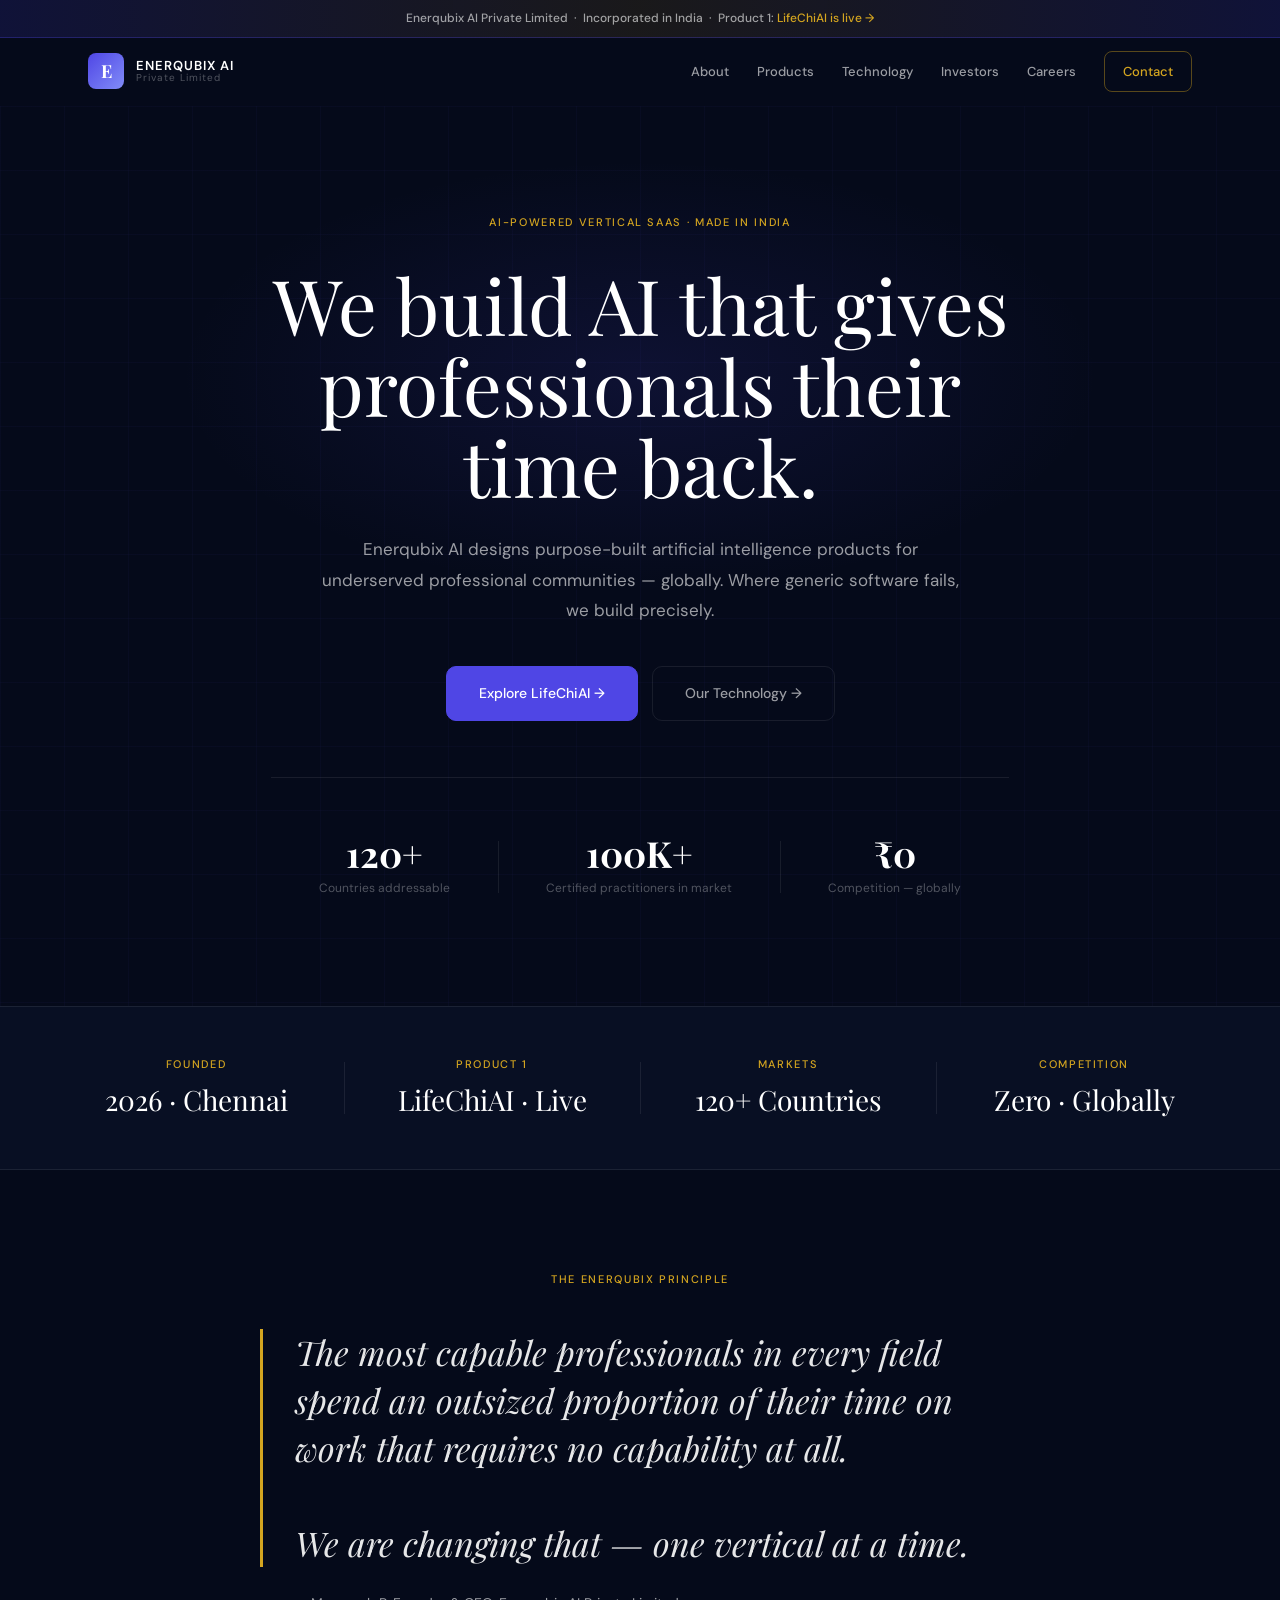
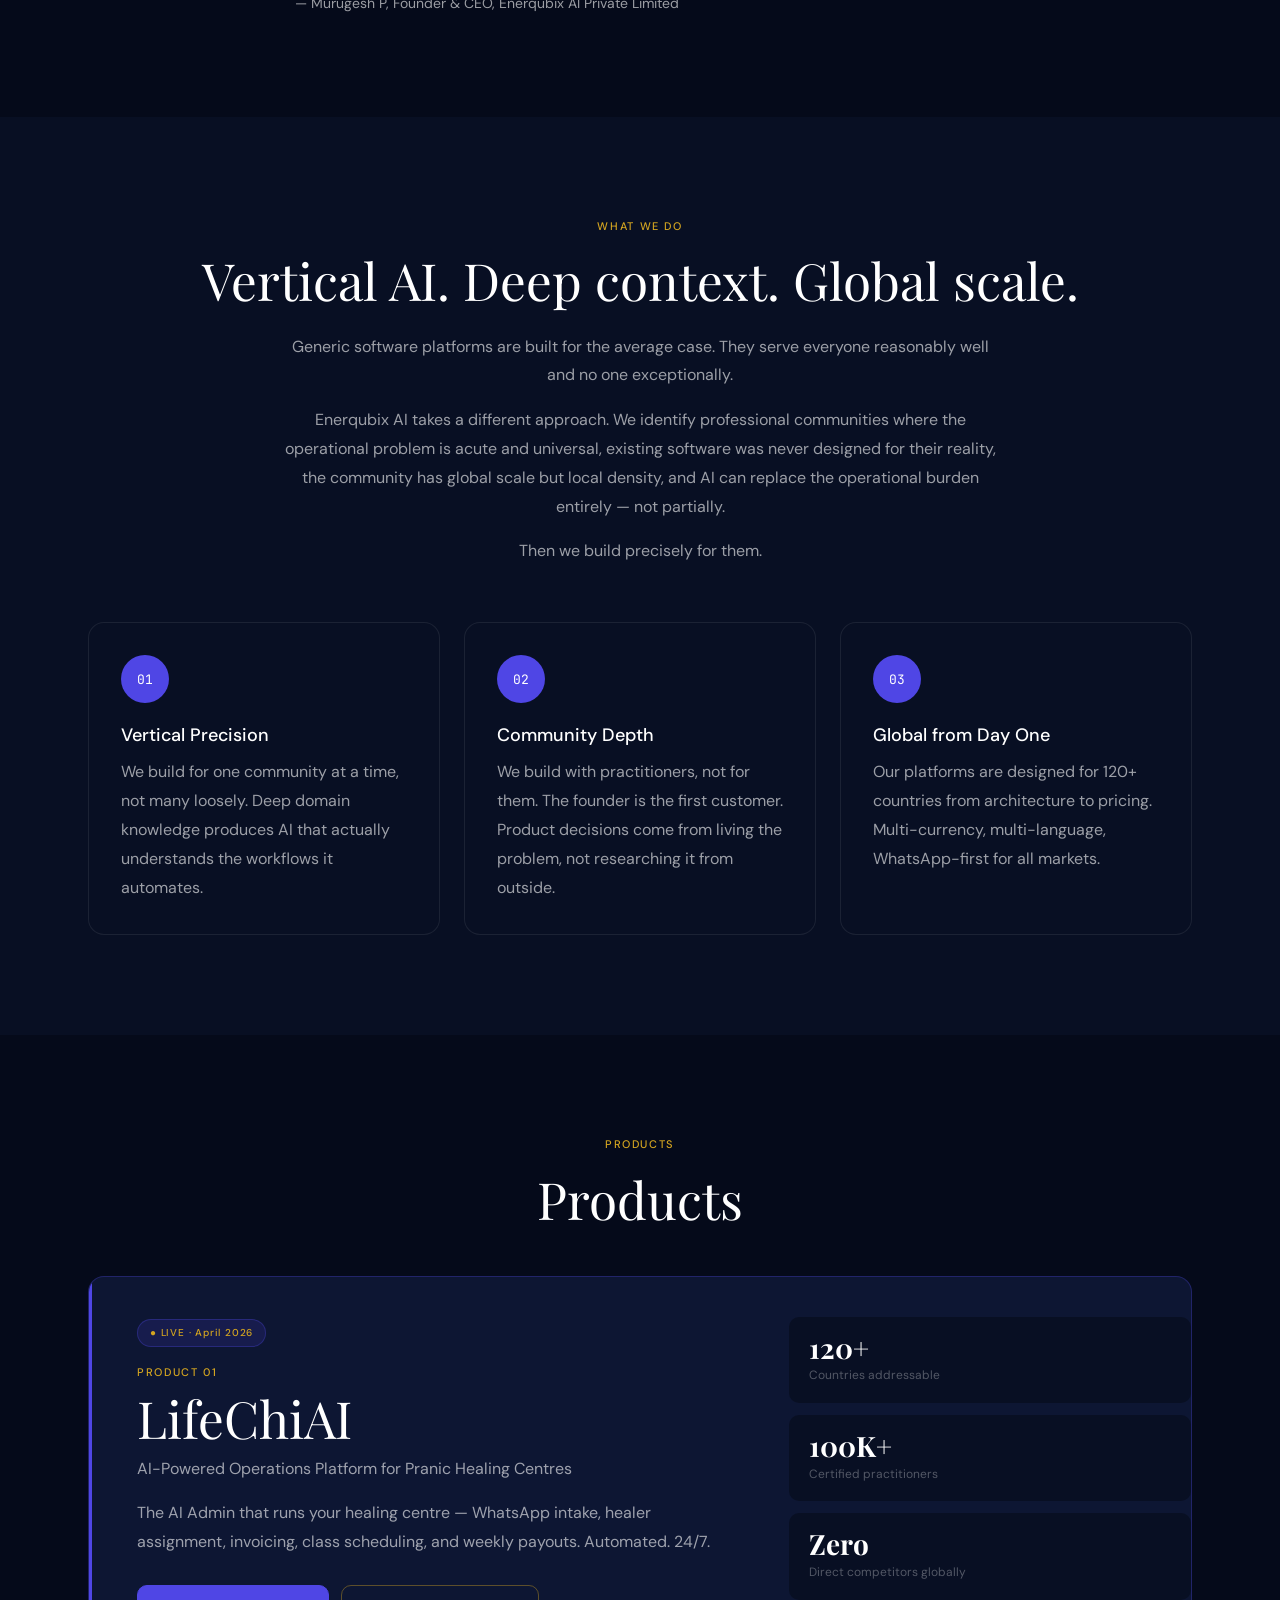
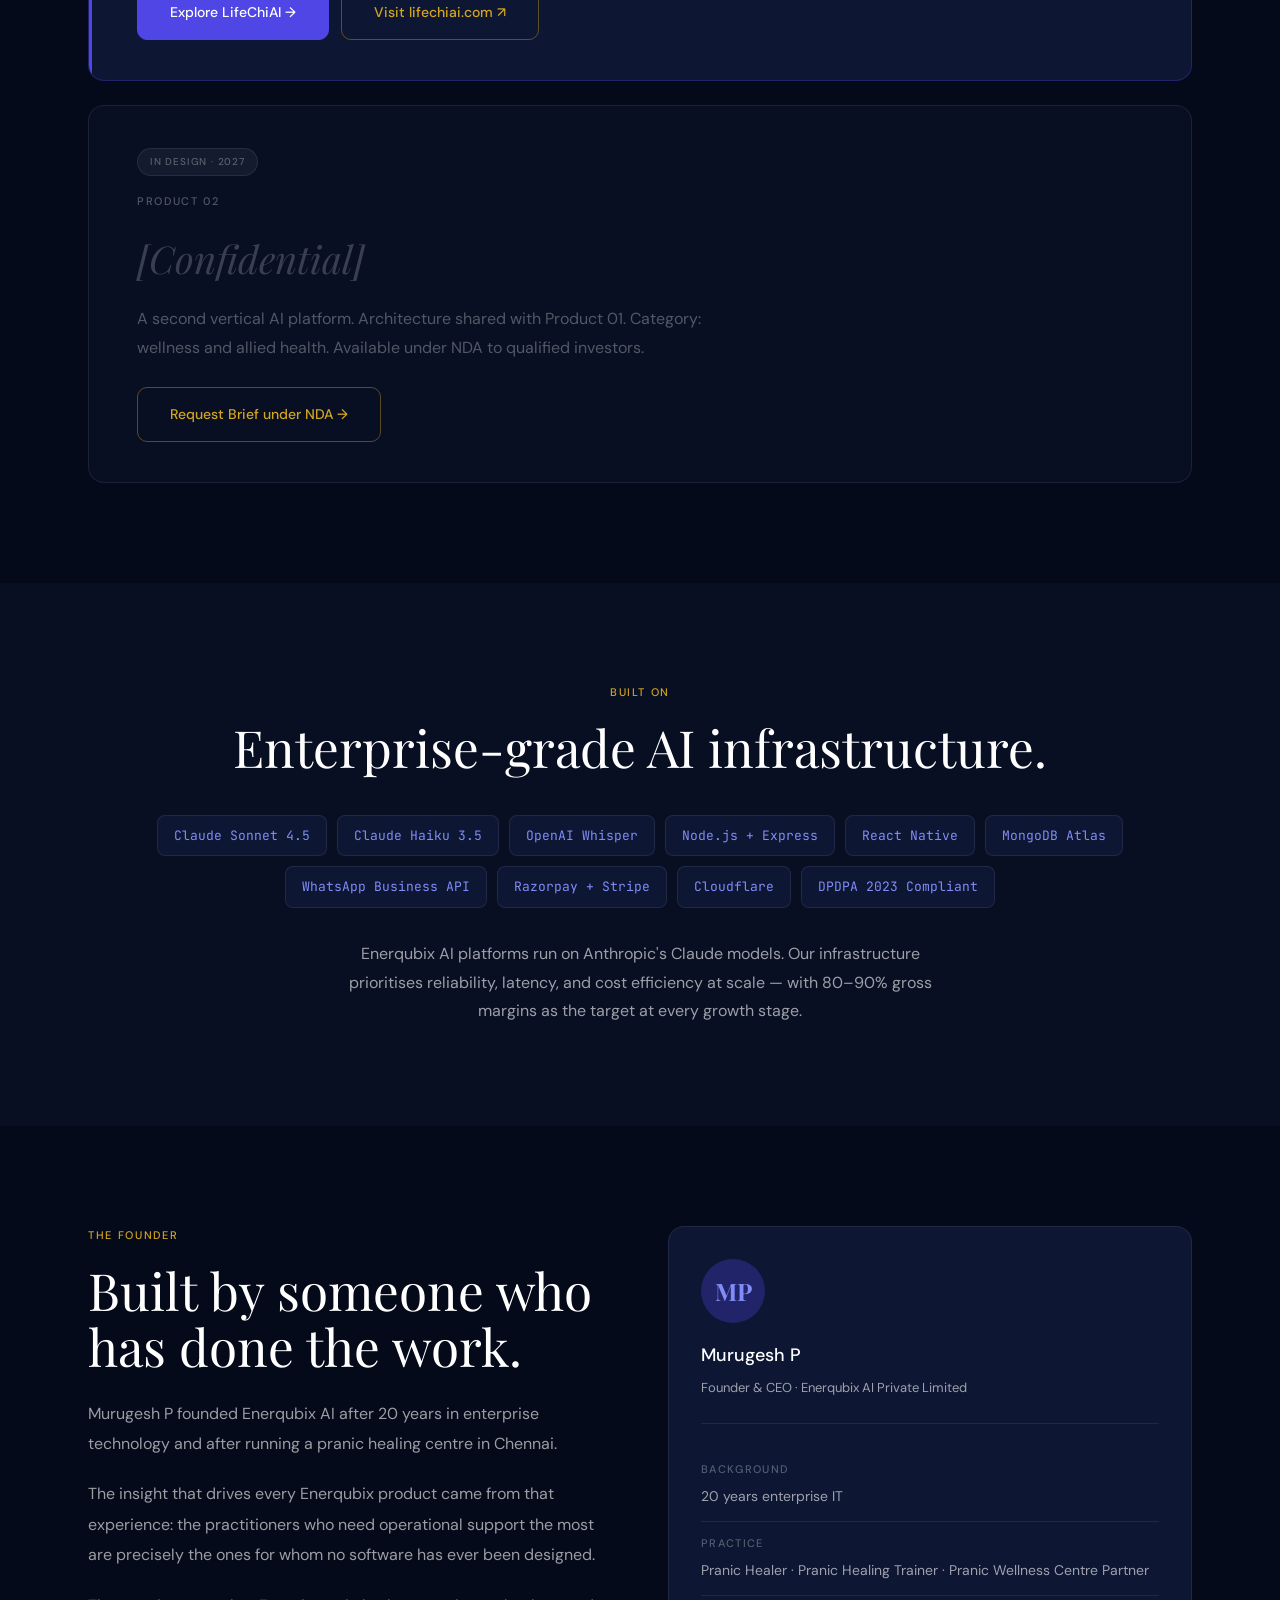
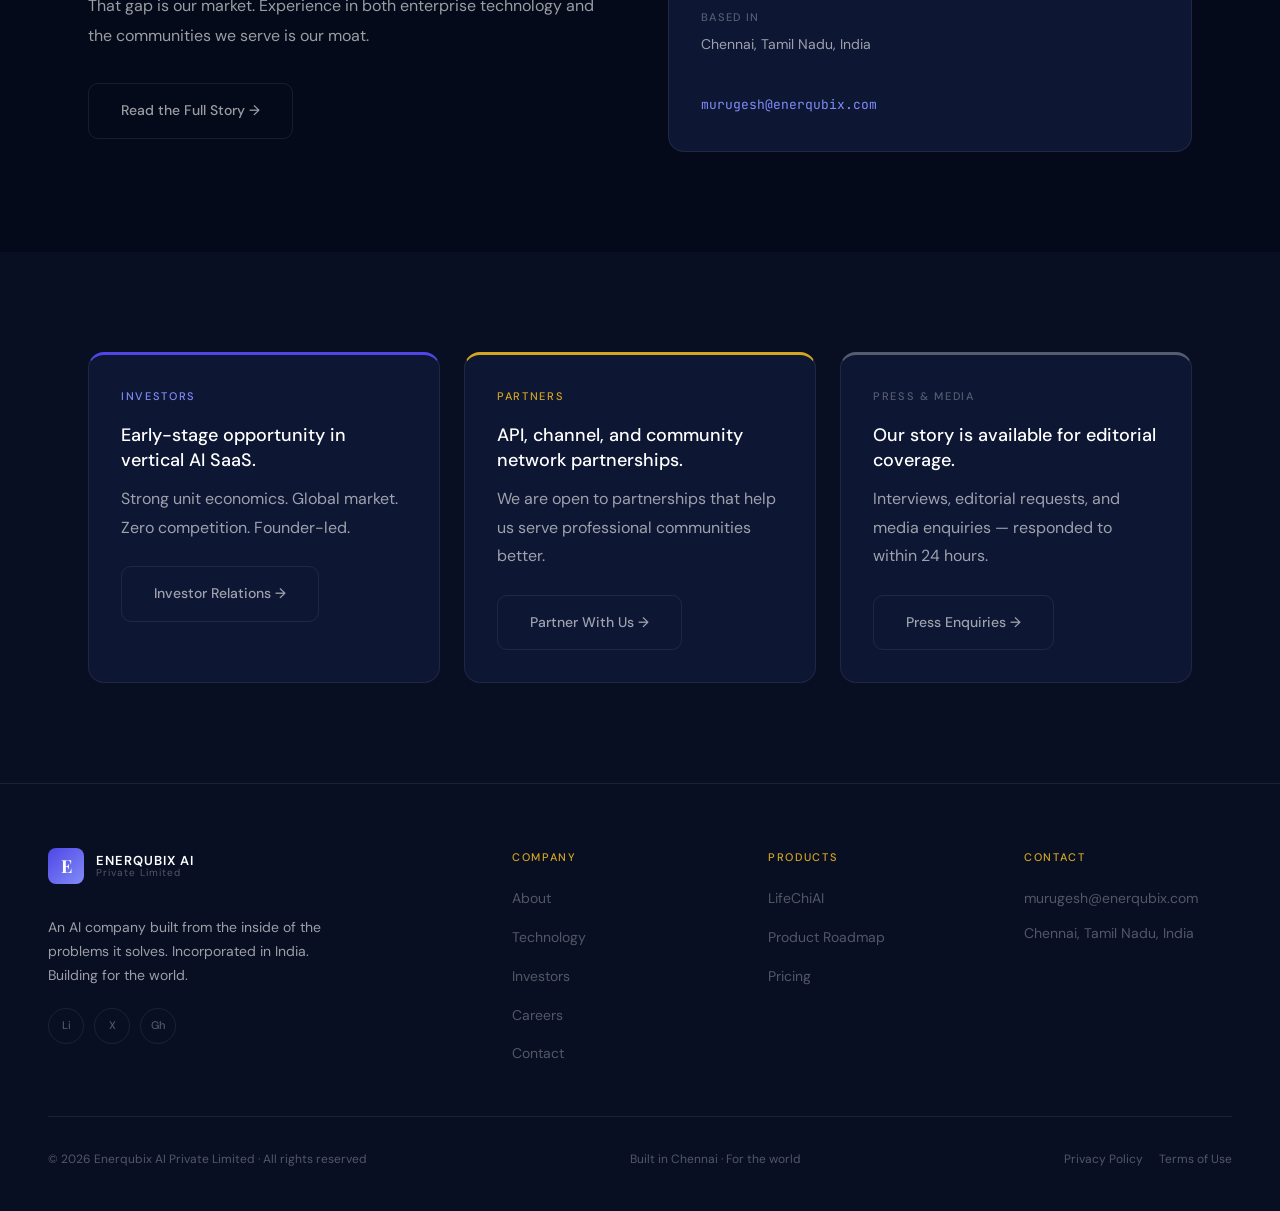
<file: index.html>
<!DOCTYPE html>
<html lang="en">
<head>
  <meta charset="UTF-8">
  <meta name="viewport" content="width=device-width, initial-scale=1.0">
  <title>Enerqubix AI Private Limited — AI-Powered Vertical SaaS</title>
  <meta name="description" content="Enerqubix AI builds purpose-built artificial intelligence products for underserved professional communities globally. Product 1: LifeChiAI — live April 2026.">
  <link rel="preconnect" href="https://fonts.googleapis.com">
  <link rel="preconnect" href="https://fonts.gstatic.com" crossorigin>
  <link href="https://fonts.googleapis.com/css2?family=Playfair+Display:ital,wght@0,300;0,400;0,700;1,300;1,400;1,700&family=DM+Sans:wght@300;400;500&family=JetBrains+Mono:wght@400&display=swap" rel="stylesheet">
  <link rel="stylesheet" href="css/style.css">
  <style>
    /* ── Homepage-specific styles ── */

    /* Hero */
    .home-hero {
      min-height: 100vh;
      display: flex;
      align-items: center;
      justify-content: center;
      text-align: center;
      position: relative;
      overflow: hidden;
    }
    .home-hero-grid {
      position: absolute;
      inset: 0;
      background-image:
        linear-gradient(rgba(79,70,229,0.04) 1px, transparent 1px),
        linear-gradient(90deg, rgba(79,70,229,0.04) 1px, transparent 1px);
      background-size: 64px 64px;
      pointer-events: none;
    }
    .home-hero-glow {
      position: absolute;
      inset: 0;
      background: radial-gradient(ellipse 60% 40% at 50% 30%,
        rgba(79,70,229,0.12) 0%, transparent 60%);
      pointer-events: none;
    }
    .home-hero-content {
      position: relative;
      z-index: 1;
      max-width: var(--max-width);
      margin: 0 auto;
      padding: var(--content-pad-desktop);
      display: flex;
      flex-direction: column;
      align-items: center;
    }
    .home-hero-content h1 {
      max-width: 800px;
      margin: 16px auto 28px;
    }
    .home-hero-sub {
      max-width: 640px;
      margin: 0 auto 40px;
      font-size: 17px;
      line-height: 1.8;
      color: var(--white-60);
    }
    .home-hero-ctas {
      display: flex;
      gap: 14px;
      justify-content: center;
      flex-wrap: wrap;
    }

    /* Principle */
    .principle-wrap {
      max-width: 760px;
      margin: 0 auto;
    }

    /* Product 01 card */
    .product-main-card {
      background: var(--midnight-3);
      border: 1px solid var(--indigo-border);
      border-radius: var(--radius-card);
      padding: 40px 48px;
      position: relative;
      overflow: hidden;
      margin-bottom: 24px;
    }
    .product-main-card::before {
      content: '';
      position: absolute;
      left: 0; top: 0; bottom: 0;
      width: 3px;
      background: var(--indigo);
    }
    .product-main-layout {
      display: grid;
      grid-template-columns: 60% 40%;
      gap: 48px;
      align-items: start;
    }
    .product-main-name {
      font-family: 'Playfair Display', serif;
      font-weight: 300;
      font-size: clamp(32px, 4vw, 54px);
      line-height: 1.1;
      color: var(--white);
      margin-bottom: 8px;
    }
    .product-main-tagline {
      font-size: 16px;
      color: var(--white-60);
      margin-bottom: 16px;
    }
    .product-ctas {
      display: flex;
      gap: 12px;
      flex-wrap: wrap;
      margin-top: 28px;
    }
    .metrics-stack {
      display: flex;
      flex-direction: column;
      gap: 12px;
    }
    .metric-block {
      background: var(--midnight-2);
      border-radius: 10px;
      padding: 16px 20px;
    }
    .metric-block-num {
      font-family: 'Playfair Display', serif;
      font-weight: 700;
      font-size: 28px;
      color: var(--white);
      display: block;
      line-height: 1.1;
    }
    .metric-block-label {
      font-family: 'DM Sans', sans-serif;
      font-size: 12px;
      color: var(--white-30);
      display: block;
      margin-top: 2px;
    }

    /* Product 02 teaser */
    .product-teaser-card {
      background: var(--midnight-2);
      border: 1px solid var(--border);
      border-radius: var(--radius-card);
      padding: 40px 48px;
    }
    .product-teaser-name {
      font-family: 'Playfair Display', serif;
      font-style: italic;
      font-size: clamp(28px, 3vw, 42px);
      color: var(--white-20);
      margin: 12px 0;
    }

    /* Status badge */
    .status-badge {
      display: inline-flex;
      align-items: center;
      gap: 6px;
      background: rgba(79,70,229,0.15);
      border: 1px solid var(--indigo-border);
      border-radius: var(--radius-pill);
      padding: 4px 12px;
      font-family: 'DM Sans', sans-serif;
      font-size: 10px;
      font-weight: 500;
      letter-spacing: 0.08em;
      color: var(--gold);
      margin-bottom: 16px;
    }
    .status-badge--grey {
      background: rgba(255,255,255,0.05);
      border-color: var(--border);
      color: var(--white-30);
    }

    /* Tech tags */
    .tech-tags {
      display: flex;
      flex-wrap: wrap;
      gap: 10px;
      justify-content: center;
      margin-bottom: 32px;
    }
    .tech-tag {
      background: var(--midnight-3);
      border: 1px solid var(--border);
      border-radius: 8px;
      padding: 8px 16px;
      font-family: 'JetBrains Mono', monospace;
      font-size: 13px;
      color: var(--indigo-light);
    }

    /* Founder layout */
    .founder-layout {
      display: grid;
      grid-template-columns: 1fr 1fr;
      gap: 56px;
      align-items: start;
    }
    .founder-email-link {
      color: var(--indigo-light);
      font-family: 'JetBrains Mono', monospace;
      font-size: 13px;
      margin-top: 24px;
      display: inline-block;
    }
    .founder-email-link:hover { color: var(--white); }

    /* Three CTA cards */
    .cta-grid {
      display: grid;
      grid-template-columns: repeat(3, 1fr);
      gap: 24px;
    }
    .cta-card {
      background: var(--midnight-3);
      border: 1px solid var(--border);
      border-radius: var(--radius-card);
      padding: 32px;
      border-top-width: 3px;
    }
    .cta-card--indigo { border-top-color: var(--indigo); }
    .cta-card--gold   { border-top-color: var(--gold); }
    .cta-card--white  { border-top-color: rgba(255,255,255,0.3); }
    .cta-card h3 { margin: 10px 0 12px; }
    .cta-card p  { margin-bottom: 24px; }

    /* Pillar card icon */
    .pillar-icon {
      width: 48px;
      height: 48px;
      border-radius: 50%;
      background: var(--indigo);
      display: flex;
      align-items: center;
      justify-content: center;
      font-family: 'JetBrains Mono', monospace;
      font-size: 13px;
      color: var(--white);
      margin-bottom: 20px;
    }

    /* Stats bar alt items (used in stats-bar section) */
    .sbar-item {
      text-align: center;
      padding: 0 32px;
    }
    .sbar-item + .sbar-item {
      border-left: 1px solid var(--border);
    }

    /* Responsive overrides */
    @media (max-width: 768px) {
      .home-hero-content { padding: var(--content-pad-mobile); }
      .product-main-layout { grid-template-columns: 1fr; gap: 32px; }
      .product-main-card { padding: 28px 24px; }
      .product-teaser-card { padding: 28px 24px; }
      .founder-layout { grid-template-columns: 1fr; }
      .cta-grid { grid-template-columns: 1fr; }
      .sbar-item + .sbar-item { border-left: none; border-top: 1px solid var(--border); padding-top: 24px; }
    }
    @media (max-width: 480px) {
      .home-hero-content h1 { font-size: clamp(36px, 10vw, 48px); }
    }
  </style>
</head>
<body class="has-announcement">

  <!-- ══════════════════════════════════════
       ANNOUNCEMENT BAR (homepage only)
  ══════════════════════════════════════ -->
  <div class="announcement-bar">
    <p>
      Enerqubix AI Private Limited &nbsp;·&nbsp; Incorporated in India &nbsp;·&nbsp;
      Product 1:&nbsp;<a href="products.html">LifeChiAI is live →</a>
    </p>
  </div>

  <!-- ══════════════════════════════════════
       NAVIGATION
  ══════════════════════════════════════ -->
  <nav class="nav" id="main-nav">
    <div class="nav-inner">
      <a href="index.html" class="nav-logo">
        <div class="nav-logo-mark">E</div>
        <div class="nav-logo-text">
          <span class="nav-logo-name">ENERQUBIX AI</span>
          <span class="nav-logo-sub">Private Limited</span>
        </div>
      </a>
      <div class="nav-links">
        <a href="about.html">About</a>
        <a href="products.html">Products</a>
        <a href="technology.html">Technology</a>
        <a href="investors.html">Investors</a>
        <a href="careers.html">Careers</a>
        <a href="contact.html" class="btn--contact-nav">Contact</a>
      </div>
      <button class="nav-hamburger" aria-label="Toggle menu">
        <span></span><span></span><span></span>
      </button>
    </div>
  </nav>

  <!-- Mobile nav overlay -->
  <div class="nav-mobile">
    <a href="about.html">About</a>
    <a href="products.html">Products</a>
    <a href="technology.html">Technology</a>
    <a href="investors.html">Investors</a>
    <a href="careers.html">Careers</a>
    <a href="contact.html" class="btn--contact-nav">Contact</a>
  </div>

  <!-- ══════════════════════════════════════
       HERO
  ══════════════════════════════════════ -->
  <section class="home-hero">
    <div class="home-hero-grid"></div>
    <div class="home-hero-glow"></div>
    <div class="home-hero-content">
      <span class="eyebrow reveal">AI-Powered Vertical SaaS · Made in India</span>
      <h1 class="reveal">We build AI that gives<br>professionals their time back.</h1>
      <p class="home-hero-sub reveal">
        Enerqubix AI designs purpose-built artificial intelligence products for underserved
        professional communities — globally. Where generic software fails, we build precisely.
      </p>
      <div class="home-hero-ctas reveal">
        <a href="products.html" class="btn btn--primary">Explore LifeChiAI →</a>
        <a href="technology.html" class="btn btn--secondary">Our Technology →</a>
      </div>
      <div class="hero-stats reveal">
        <div class="hero-stat">
          <span class="hero-stat-num"
                data-count="120"
                data-suffix="+"
                data-final="120+">120+</span>
          <span class="hero-stat-label">Countries addressable</span>
        </div>
        <div class="hero-stat">
          <span class="hero-stat-num"
                data-count="100000"
                data-suffix=""
                data-final="100K+">100K+</span>
          <span class="hero-stat-label">Certified practitioners in market</span>
        </div>
        <div class="hero-stat">
          <span class="hero-stat-num">₹0</span>
          <span class="hero-stat-label">Competition — globally</span>
        </div>
      </div>
    </div>
  </section>

  <!-- ══════════════════════════════════════
       STATS BAR
  ══════════════════════════════════════ -->
  <div class="stats-bar">
    <div class="stats-bar-inner">
      <div class="stat-item reveal">
        <span class="stat-item-label">Founded</span>
        <span class="stat-item-value">2026 · Chennai</span>
      </div>
      <div class="stat-item reveal">
        <span class="stat-item-label">Product 1</span>
        <span class="stat-item-value">LifeChiAI · Live</span>
      </div>
      <div class="stat-item reveal">
        <span class="stat-item-label">Markets</span>
        <span class="stat-item-value">120+ Countries</span>
      </div>
      <div class="stat-item reveal">
        <span class="stat-item-label">Competition</span>
        <span class="stat-item-value">Zero · Globally</span>
      </div>
    </div>
  </div>

  <!-- ══════════════════════════════════════
       THE ENERQUBIX PRINCIPLE
  ══════════════════════════════════════ -->
  <section class="section">
    <div class="container">
      <span class="eyebrow text-center reveal" style="margin-bottom:40px;">The Enerqubix Principle</span>
      <div class="principle-wrap">
        <blockquote class="pullquote reveal">
          The most capable professionals in every field spend an outsized proportion
          of their time on work that requires no capability at all.
          <br><br>
          We are changing that — one vertical at a time.
        </blockquote>
        <p class="reveal" style="padding-left:35px;margin-top:24px;font-size:14px;">
          — Murugesh P, Founder &amp; CEO, Enerqubix AI Private Limited
        </p>
      </div>
    </div>
  </section>

  <!-- ══════════════════════════════════════
       WHAT WE DO
  ══════════════════════════════════════ -->
  <section class="section section--alt">
    <div class="container">
      <span class="eyebrow text-center reveal">What We Do</span>
      <h2 class="text-center reveal" style="margin-bottom:24px;">Vertical AI. Deep context. Global scale.</h2>
      <div class="reveal" style="max-width:720px;margin:0 auto 56px;text-align:center;">
        <p style="margin-bottom:16px;">
          Generic software platforms are built for the average case. They serve everyone
          reasonably well and no one exceptionally.
        </p>
        <p style="margin-bottom:16px;">
          Enerqubix AI takes a different approach. We identify professional communities
          where the operational problem is acute and universal, existing software was never
          designed for their reality, the community has global scale but local density,
          and AI can replace the operational burden entirely — not partially.
        </p>
        <p>Then we build precisely for them.</p>
      </div>
      <div class="grid-3">
        <div class="card reveal">
          <div class="pillar-icon">01</div>
          <h3>Vertical Precision</h3>
          <p style="margin-top:10px;">
            We build for one community at a time, not many loosely. Deep domain knowledge
            produces AI that actually understands the workflows it automates.
          </p>
        </div>
        <div class="card reveal">
          <div class="pillar-icon">02</div>
          <h3>Community Depth</h3>
          <p style="margin-top:10px;">
            We build with practitioners, not for them. The founder is the first customer.
            Product decisions come from living the problem, not researching it from outside.
          </p>
        </div>
        <div class="card reveal">
          <div class="pillar-icon">03</div>
          <h3>Global from Day One</h3>
          <p style="margin-top:10px;">
            Our platforms are designed for 120+ countries from architecture to pricing.
            Multi-currency, multi-language, WhatsApp-first for all markets.
          </p>
        </div>
      </div>
    </div>
  </section>

  <!-- ══════════════════════════════════════
       PRODUCTS
  ══════════════════════════════════════ -->
  <section class="section">
    <div class="container">
      <span class="eyebrow text-center reveal">Products</span>
      <h2 class="text-center reveal" style="margin-bottom:48px;">Products</h2>

      <!-- Product 01 — LifeChiAI -->
      <div class="product-main-card reveal">
        <div class="product-main-layout">
          <div>
            <span class="status-badge">● LIVE · April 2026</span>
            <span class="eyebrow" style="margin-bottom:8px;">Product 01</span>
            <div class="product-main-name">LifeChiAI</div>
            <p class="product-main-tagline">AI-Powered Operations Platform for Pranic Healing Centres</p>
            <p>
              The AI Admin that runs your healing centre — WhatsApp intake, healer
              assignment, invoicing, class scheduling, and weekly payouts. Automated. 24/7.
            </p>
            <div class="product-ctas">
              <a href="products.html" class="btn btn--primary">Explore LifeChiAI →</a>
              <a href="https://lifechiai.com" target="_blank" rel="noopener" class="btn btn--gold">
                Visit lifechiai.com ↗
              </a>
            </div>
          </div>
          <div class="metrics-stack">
            <div class="metric-block">
              <span class="metric-block-num">120+</span>
              <span class="metric-block-label">Countries addressable</span>
            </div>
            <div class="metric-block">
              <span class="metric-block-num">100K+</span>
              <span class="metric-block-label">Certified practitioners</span>
            </div>
            <div class="metric-block">
              <span class="metric-block-num">Zero</span>
              <span class="metric-block-label">Direct competitors globally</span>
            </div>
          </div>
        </div>
      </div>

      <!-- Product 02 — teased -->
      <div class="product-teaser-card reveal">
        <span class="status-badge status-badge--grey">IN DESIGN · 2027</span>
        <span class="eyebrow" style="color:var(--white-30);margin-bottom:8px;">Product 02</span>
        <div class="product-teaser-name">[Confidential]</div>
        <p style="color:var(--white-30);max-width:600px;margin-bottom:24px;">
          A second vertical AI platform. Architecture shared with Product 01. Category:
          wellness and allied health. Available under NDA to qualified investors.
        </p>
        <a href="investors.html" class="btn btn--gold">Request Brief under NDA →</a>
      </div>
    </div>
  </section>

  <!-- ══════════════════════════════════════
       TECHNOLOGY CREDIBILITY
  ══════════════════════════════════════ -->
  <section class="section section--alt">
    <div class="container">
      <span class="eyebrow text-center reveal">Built On</span>
      <h2 class="text-center reveal" style="margin-bottom:40px;">Enterprise-grade AI infrastructure.</h2>
      <div class="tech-tags reveal">
        <span class="tech-tag">Claude Sonnet 4.5</span>
        <span class="tech-tag">Claude Haiku 3.5</span>
        <span class="tech-tag">OpenAI Whisper</span>
        <span class="tech-tag">Node.js + Express</span>
        <span class="tech-tag">React Native</span>
        <span class="tech-tag">MongoDB Atlas</span>
        <span class="tech-tag">WhatsApp Business API</span>
        <span class="tech-tag">Razorpay + Stripe</span>
        <span class="tech-tag">Cloudflare</span>
        <span class="tech-tag">DPDPA 2023 Compliant</span>
      </div>
      <p class="reveal" style="max-width:600px;margin:0 auto;text-align:center;">
        Enerqubix AI platforms run on Anthropic's Claude models. Our infrastructure
        prioritises reliability, latency, and cost efficiency at scale — with 80–90%
        gross margins as the target at every growth stage.
      </p>
    </div>
  </section>

  <!-- ══════════════════════════════════════
       FOUNDER
  ══════════════════════════════════════ -->
  <section class="section">
    <div class="container">
      <div class="founder-layout">
        <div class="reveal">
          <span class="eyebrow">The Founder</span>
          <h2 style="margin-bottom:24px;">Built by someone who has done the work.</h2>
          <p style="margin-bottom:20px;line-height:1.9;">
            Murugesh P founded Enerqubix AI after 20 years in enterprise technology
            and after running a pranic healing centre in Chennai.
          </p>
          <p style="margin-bottom:20px;line-height:1.9;">
            The insight that drives every Enerqubix product came from that experience: the
            practitioners who need operational support the most are precisely the ones for
            whom no software has ever been designed.
          </p>
          <p style="margin-bottom:32px;line-height:1.9;">
            That gap is our market. Experience in both enterprise technology and the
            communities we serve is our moat.
          </p>
          <a href="about.html" class="btn btn--secondary">Read the Full Story →</a>
        </div>
        <div class="founder-card reveal">
          <div class="founder-initials">MP</div>
          <div style="font-family:'DM Sans',sans-serif;font-size:18px;font-weight:500;color:var(--white);margin-bottom:4px;">
            Murugesh P
          </div>
          <div style="font-size:13px;color:var(--white-60);margin-bottom:24px;">
            Founder &amp; CEO · Enerqubix AI Private Limited
          </div>
          <hr class="divider" style="margin:0 0 24px;">
          <div class="founder-detail">
            <span class="founder-detail-label">Background</span>
            <span class="founder-detail-value">20 years enterprise IT</span>
          </div>
          <div class="founder-detail">
            <span class="founder-detail-label">Practice</span>
            <span class="founder-detail-value">Pranic Healer · Pranic Healing Trainer · Pranic Wellness Centre Partner</span>
          </div>
          <div class="founder-detail">
            <span class="founder-detail-label">Based in</span>
            <span class="founder-detail-value">Chennai, Tamil Nadu, India</span>
          </div>
          <a href="mailto:murugesh@enerqubix.com" class="founder-email-link">murugesh@enerqubix.com</a>
        </div>
      </div>
    </div>
  </section>

  <!-- ══════════════════════════════════════
       THREE-COLUMN CTA
  ══════════════════════════════════════ -->
  <section class="section section--alt">
    <div class="container">
      <div class="cta-grid">
        <div class="cta-card cta-card--indigo reveal">
          <span class="eyebrow eyebrow--indigo">Investors</span>
          <h3>Early-stage opportunity in vertical AI SaaS.</h3>
          <p>Strong unit economics. Global market. Zero competition. Founder-led.</p>
          <a href="investors.html" class="btn btn--secondary">Investor Relations →</a>
        </div>
        <div class="cta-card cta-card--gold reveal">
          <span class="eyebrow">Partners</span>
          <h3>API, channel, and community network partnerships.</h3>
          <p>We are open to partnerships that help us serve professional communities better.</p>
          <a href="contact.html" class="btn btn--secondary">Partner With Us →</a>
        </div>
        <div class="cta-card cta-card--white reveal">
          <span class="eyebrow eyebrow--white">Press &amp; Media</span>
          <h3>Our story is available for editorial coverage.</h3>
          <p>Interviews, editorial requests, and media enquiries — responded to within 24 hours.</p>
          <a href="contact.html" class="btn btn--secondary">Press Enquiries →</a>
        </div>
      </div>
    </div>
  </section>

  <!-- ══════════════════════════════════════
       FOOTER
  ══════════════════════════════════════ -->
  <footer class="footer">
    <div class="footer-inner">
      <div class="footer-grid">
        <div class="footer-brand-col">
          <a href="index.html" class="nav-logo" style="margin-bottom:16px;display:inline-flex;">
            <div class="nav-logo-mark">E</div>
            <div class="nav-logo-text">
              <span class="nav-logo-name">ENERQUBIX AI</span>
              <span class="nav-logo-sub">Private Limited</span>
            </div>
          </a>
          <p class="footer-brand-desc">
            An AI company built from the inside of the problems it solves.
            Incorporated in India. Building for the world.
          </p>
          <div class="footer-social">
            <a href="#" aria-label="LinkedIn">Li</a>
            <a href="#" aria-label="Twitter / X">X</a>
            <a href="#" aria-label="GitHub">Gh</a>
          </div>
        </div>
        <div class="footer-col">
          <span class="footer-col-heading">Company</span>
          <ul>
            <li><a href="about.html">About</a></li>
            <li><a href="technology.html">Technology</a></li>
            <li><a href="investors.html">Investors</a></li>
            <li><a href="careers.html">Careers</a></li>
            <li><a href="contact.html">Contact</a></li>
          </ul>
        </div>
        <div class="footer-col">
          <span class="footer-col-heading">Products</span>
          <ul>
            <li><a href="https://lifechiai.com" target="_blank" rel="noopener">LifeChiAI</a></li>
            <li><a href="products.html">Product Roadmap</a></li>
            <li><a href="products.html">Pricing</a></li>
          </ul>
        </div>
        <div class="footer-col">
          <span class="footer-col-heading">Contact</span>
          <ul>
            <li><a href="mailto:murugesh@enerqubix.com">murugesh@enerqubix.com</a></li>
            <li><span class="footer-contact-item">Chennai, Tamil Nadu, India</span></li>
          </ul>
        </div>
      </div>
      <div class="footer-bottom">
        <span>© 2026 Enerqubix AI Private Limited · All rights reserved</span>
        <span class="footer-bottom-center">Built in Chennai · For the world</span>
        <div class="footer-bottom-right">
          <a href="#">Privacy Policy</a>
          <a href="#">Terms of Use</a>
        </div>
      </div>
    </div>
  </footer>

  <script src="js/main.js"></script>
</body>
</html>
</file>
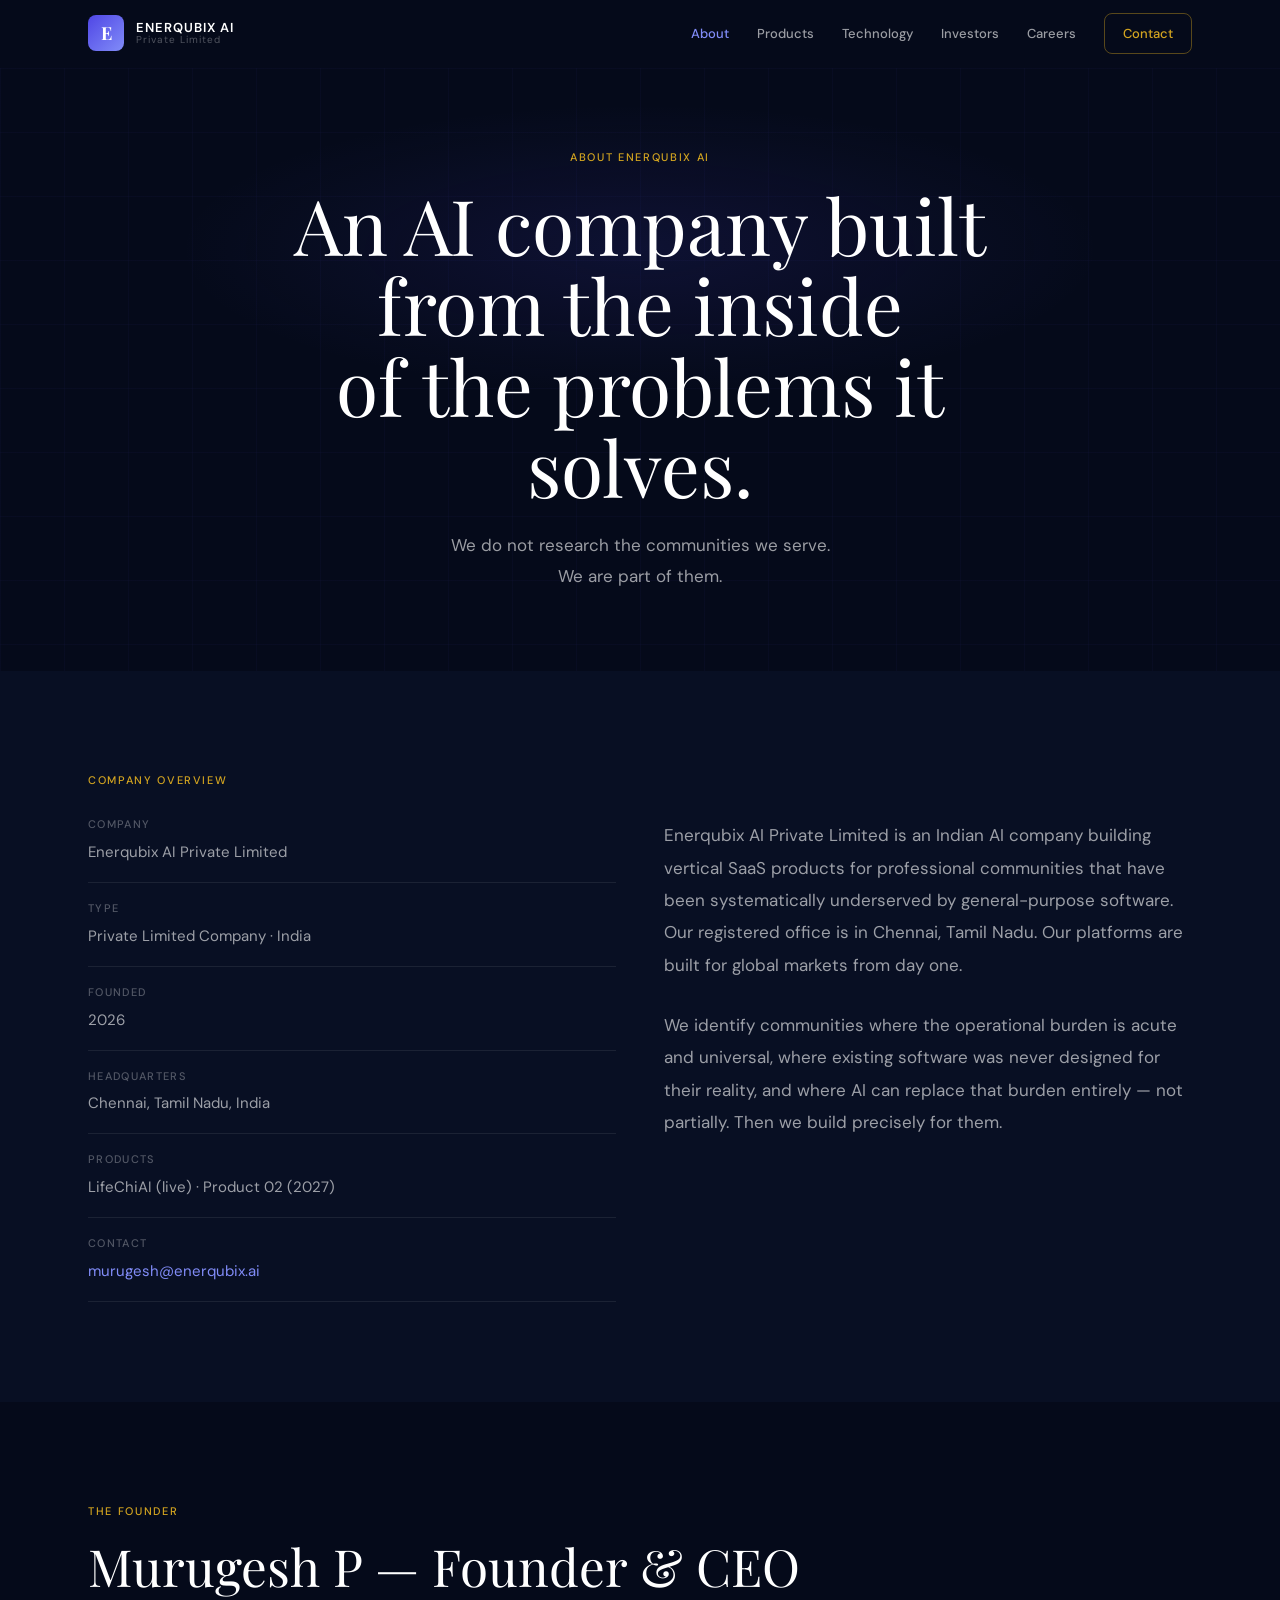
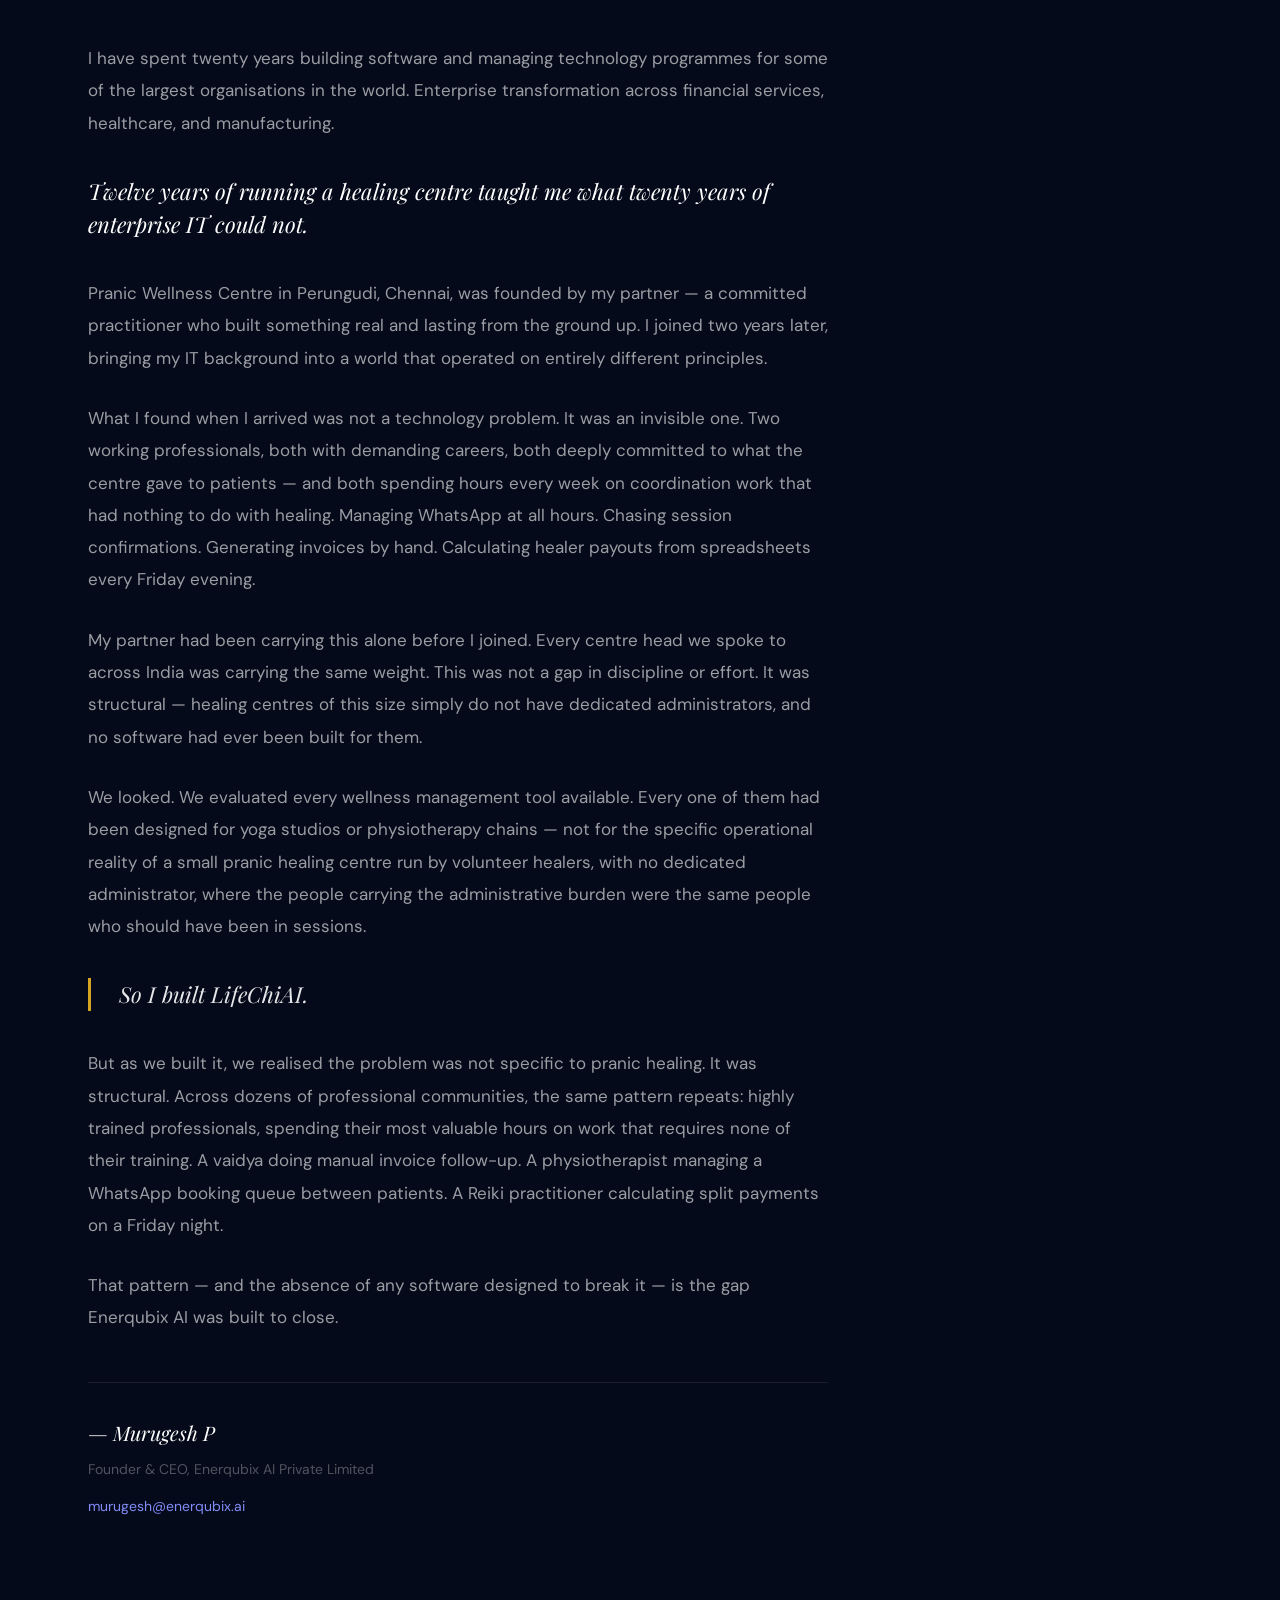
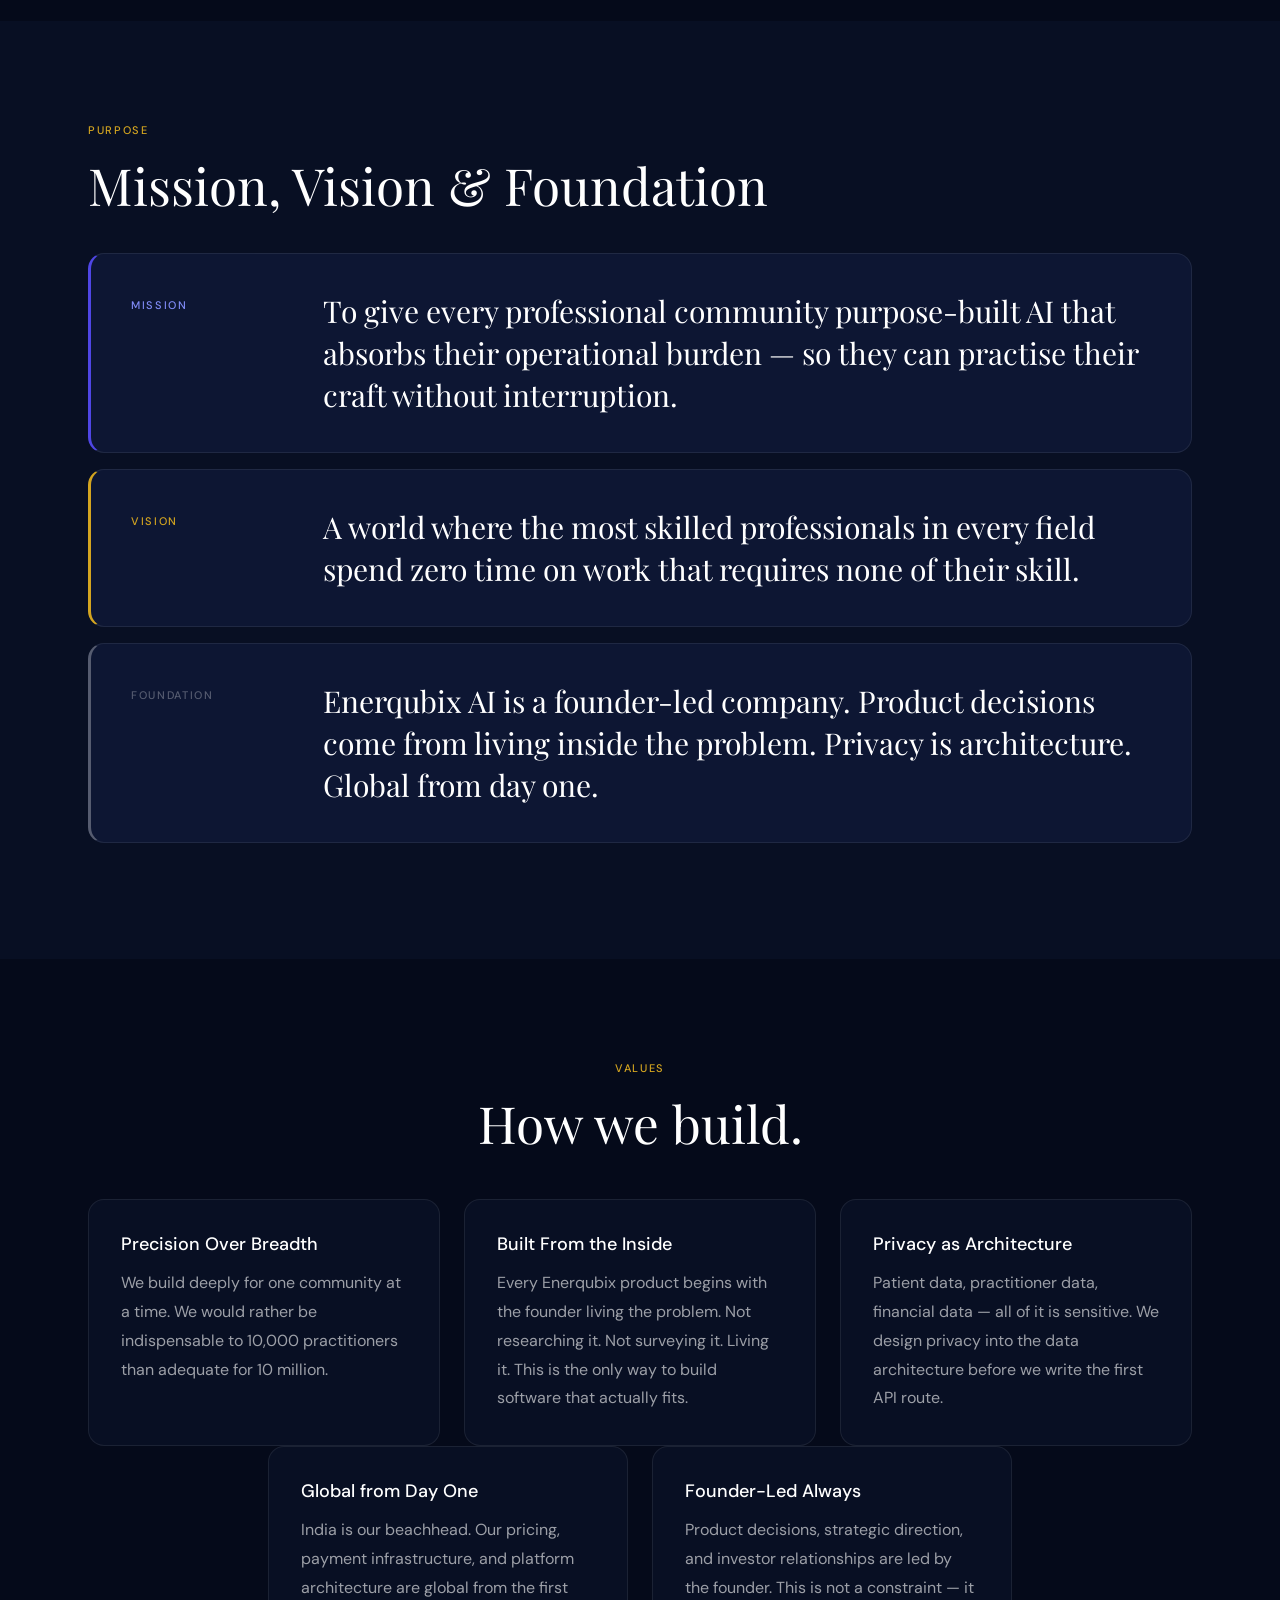
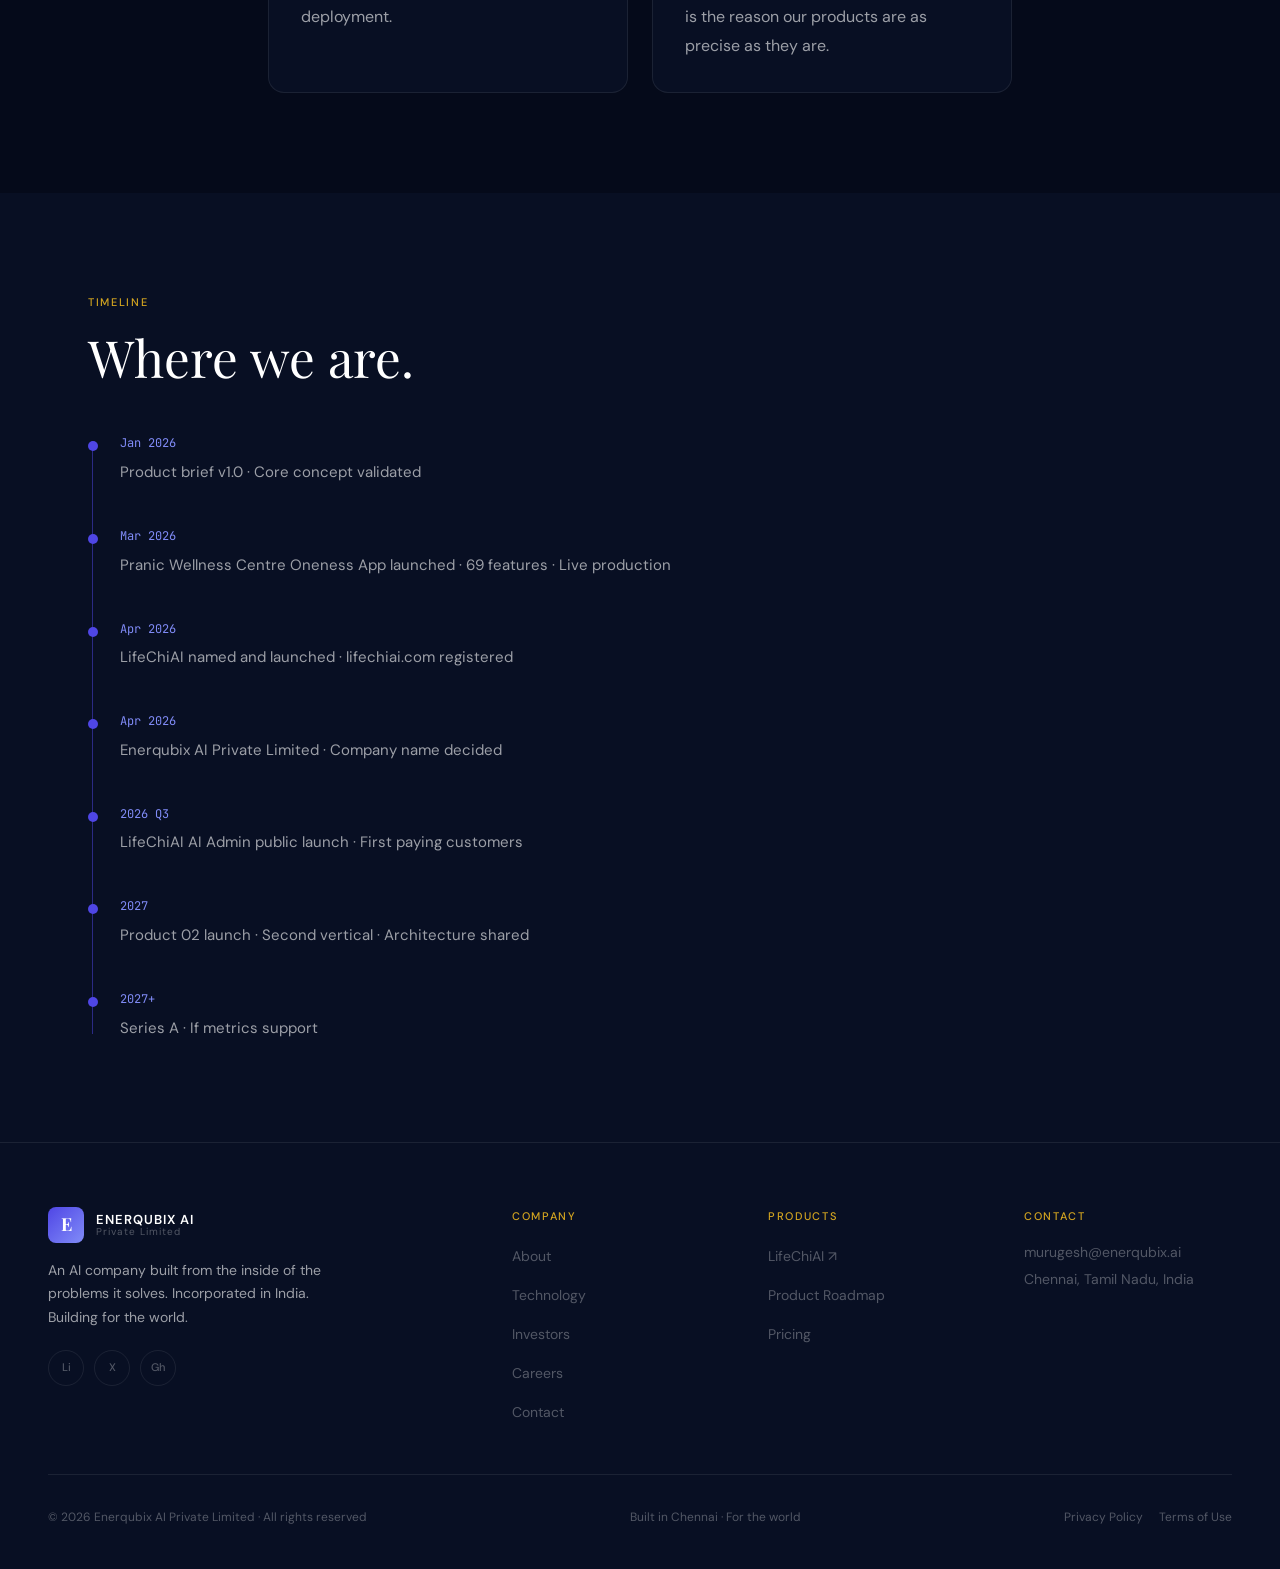
<file: about.html>
<!DOCTYPE html>
<html lang="en">
<head>
  <meta charset="UTF-8">
  <meta name="viewport" content="width=device-width, initial-scale=1.0">
  <title>About — Enerqubix AI Private Limited</title>
  <meta name="description" content="Enerqubix AI is an Indian AI company building vertical SaaS products for professional communities that have been systematically underserved by general-purpose software.">
  <link rel="preconnect" href="https://fonts.googleapis.com">
  <link rel="preconnect" href="https://fonts.gstatic.com" crossorigin>
  <link href="https://fonts.googleapis.com/css2?family=Playfair+Display:ital,wght@0,300;0,400;0,700;1,300;1,400;1,700&family=DM+Sans:wght@300;400;500&family=JetBrains+Mono:wght@400&display=swap" rel="stylesheet">
  <link rel="stylesheet" href="css/style.css">
  <style>
    /* About-page specific styles */

    .story-para {
      font-size: 17px;
      line-height: 1.9;
      color: var(--white-60);
      max-width: 740px;
      margin-bottom: 28px;
    }

    .story-standalone {
      font-family: 'Playfair Display', serif;
      font-style: italic;
      font-size: 22px;
      color: var(--white);
      max-width: 740px;
      margin: 36px 0;
      line-height: 1.5;
    }

    .story-pullquote {
      border-left: 3px solid var(--gold);
      padding-left: 28px;
      max-width: 740px;
      margin: 36px 0;
      font-family: 'Playfair Display', serif;
      font-style: italic;
      font-size: 22px;
      color: var(--white-90);
      line-height: 1.5;
    }

    .signature-block {
      margin-top: 48px;
      padding-top: 32px;
      border-top: 1px solid var(--border);
      max-width: 740px;
    }

    .signature-name {
      font-family: 'Playfair Display', serif;
      font-style: italic;
      font-size: 20px;
      color: var(--white);
      display: block;
      margin-bottom: 6px;
    }

    .signature-title {
      font-size: 14px;
      color: var(--white-30);
      display: block;
      margin-bottom: 10px;
    }

    /* Mission / Vision / Foundation cards */
    .mvf-card {
      background: var(--midnight-3);
      border: 1px solid var(--border);
      border-radius: var(--radius-card);
      padding: 36px 40px;
      display: grid;
      grid-template-columns: 160px 1fr;
      gap: 32px;
      align-items: start;
      margin-bottom: 16px;
    }

    .mvf-card--indigo { border-left: 3px solid var(--indigo); }
    .mvf-card--gold   { border-left: 3px solid var(--gold); }
    .mvf-card--white  { border-left: 3px solid var(--white-30); }

    .mvf-label-col {
      padding-top: 6px;
    }

    .mvf-text {
      font-family: 'Playfair Display', serif;
      font-weight: 300;
      font-size: clamp(20px, 2.5vw, 30px);
      color: var(--white);
      line-height: 1.4;
    }

    /* Values grid */
    .values-grid {
      display: grid;
      grid-template-columns: repeat(3, 1fr);
      gap: 24px;
    }

    .values-grid .card:nth-child(4),
    .values-grid .card:nth-child(5) {
      grid-column: span 1;
    }

    /* 5-card layout: 3 top, 2 bottom centred */
    .values-grid-wrap {
      display: grid;
      grid-template-columns: repeat(3, 1fr);
      gap: 24px;
    }

    .values-row-bottom {
      display: grid;
      grid-template-columns: repeat(2, 1fr);
      gap: 24px;
      max-width: calc(66.67% + 8px);
      margin: 0 auto;
    }

    @media (max-width: 768px) {
      .mvf-card {
        grid-template-columns: 1fr;
        gap: 16px;
      }

      .values-grid-wrap,
      .values-row-bottom {
        grid-template-columns: 1fr;
        max-width: 100%;
      }
    }
  </style>
</head>
<body>

  <!-- NAVIGATION -->
  <nav class="nav">
    <div class="nav-inner">
      <a href="index.html" class="nav-logo">
        <div class="nav-logo-mark">E</div>
        <div class="nav-logo-text">
          <span class="nav-logo-name">ENERQUBIX AI</span>
          <span class="nav-logo-sub">Private Limited</span>
        </div>
      </a>
      <div class="nav-links">
        <a href="about.html">About</a>
        <a href="products.html">Products</a>
        <a href="technology.html">Technology</a>
        <a href="investors.html">Investors</a>
        <a href="careers.html">Careers</a>
        <a href="contact.html" class="btn--contact-nav">Contact</a>
      </div>
      <button class="nav-hamburger" aria-label="Toggle menu">
        <span></span><span></span><span></span>
      </button>
    </div>
  </nav>

  <!-- MOBILE NAV OVERLAY -->
  <div class="nav-mobile">
    <a href="about.html">About</a>
    <a href="products.html">Products</a>
    <a href="technology.html">Technology</a>
    <a href="investors.html">Investors</a>
    <a href="careers.html">Careers</a>
    <a href="contact.html" class="btn--contact-nav">Contact</a>
  </div>

  <!-- ============================================================
       HERO
       ============================================================ -->
  <section class="page-hero hero-bg section">
    <div class="container">
      <span class="eyebrow reveal">About Enerqubix AI</span>
      <h1 class="reveal" style="max-width:820px;margin:16px auto 24px;">
        An AI company built from the inside<br>of the problems it solves.
      </h1>
      <p class="hero-body reveal">
        We do not research the communities we serve.<br>
        We are part of them.
      </p>
    </div>
  </section>

  <!-- ============================================================
       COMPANY OVERVIEW
       ============================================================ -->
  <section class="section section--alt">
    <div class="container">
      <div class="grid-6-6" style="align-items:start;">
        <!-- Left: fact list -->
        <div class="reveal">
          <span class="eyebrow">Company Overview</span>
          <div class="fact-list mt-24">
            <div class="fact-item">
              <span class="fact-label">Company</span>
              <span class="fact-value">Enerqubix AI Private Limited</span>
            </div>
            <div class="fact-item">
              <span class="fact-label">Type</span>
              <span class="fact-value">Private Limited Company · India</span>
            </div>
            <div class="fact-item">
              <span class="fact-label">Founded</span>
              <span class="fact-value">2026</span>
            </div>
            <div class="fact-item">
              <span class="fact-label">Headquarters</span>
              <span class="fact-value">Chennai, Tamil Nadu, India</span>
            </div>
            <div class="fact-item">
              <span class="fact-label">Products</span>
              <span class="fact-value">LifeChiAI (live) · Product 02 (2027)</span>
            </div>
            <div class="fact-item">
              <span class="fact-label">Contact</span>
              <span class="fact-value">
                <a href="mailto:murugesh@enerqubix.ai" class="text-indigo">murugesh@enerqubix.ai</a>
              </span>
            </div>
          </div>
        </div>

        <!-- Right: paragraph -->
        <div class="reveal">
          <p class="story-para" style="margin-top:48px;">
            Enerqubix AI Private Limited is an Indian AI company building vertical SaaS
            products for professional communities that have been systematically underserved
            by general-purpose software. Our registered office is in Chennai, Tamil Nadu.
            Our platforms are built for global markets from day one.
          </p>
          <p class="story-para">
            We identify communities where the operational burden is acute and universal,
            where existing software was never designed for their reality, and where AI can
            replace that burden entirely — not partially. Then we build precisely for them.
          </p>
        </div>
      </div>
    </div>
  </section>

  <!-- ============================================================
       FOUNDER STORY
       ============================================================ -->
  <section class="section">
    <div class="container">
      <span class="eyebrow reveal">The Founder</span>
      <h2 class="reveal" style="margin-bottom:48px;">Murugesh P — Founder &amp; CEO</h2>

      <p class="story-para reveal">
        I have spent twenty years building software and managing technology programmes
        for some of the largest organisations in the world. Enterprise transformation
        across financial services, healthcare, and manufacturing.
      </p>

      <p class="story-standalone reveal">
        Twelve years of running a healing centre taught me what twenty years of enterprise IT could not.
      </p>

      <p class="story-para reveal">
        Pranic Wellness Centre in Perungudi, Chennai, was founded by my partner — a committed
        practitioner who built something real and lasting from the ground up. I joined two years
        later, bringing my IT background into a world that operated on entirely different principles.
      </p>

      <p class="story-para reveal">
        What I found when I arrived was not a technology problem. It was an invisible one. Two
        working professionals, both with demanding careers, both deeply committed to what the
        centre gave to patients — and both spending hours every week on coordination work that
        had nothing to do with healing. Managing WhatsApp at all hours. Chasing session
        confirmations. Generating invoices by hand. Calculating healer payouts from
        spreadsheets every Friday evening.
      </p>

      <p class="story-para reveal">
        My partner had been carrying this alone before I joined. Every centre head we spoke to
        across India was carrying the same weight. This was not a gap in discipline or effort.
        It was structural — healing centres of this size simply do not have dedicated
        administrators, and no software had ever been built for them.
      </p>

      <p class="story-para reveal">
        We looked. We evaluated every wellness management tool available. Every one of them had
        been designed for yoga studios or physiotherapy chains — not for the specific operational
        reality of a small pranic healing centre run by volunteer healers, with no dedicated
        administrator, where the people carrying the administrative burden were the same people
        who should have been in sessions.
      </p>

      <div class="story-pullquote reveal">
        So I built LifeChiAI.
      </div>

      <p class="story-para reveal">
        But as we built it, we realised the problem was not specific to pranic healing. It was
        structural. Across dozens of professional communities, the same pattern repeats: highly
        trained professionals, spending their most valuable hours on work that requires none of
        their training. A vaidya doing manual invoice follow-up. A physiotherapist managing a
        WhatsApp booking queue between patients. A Reiki practitioner calculating split payments
        on a Friday night.
      </p>

      <p class="story-para reveal">
        That pattern — and the absence of any software designed to break it — is the gap
        Enerqubix AI was built to close.
      </p>

      <div class="signature-block reveal">
        <span class="signature-name">— Murugesh P</span>
        <span class="signature-title">Founder &amp; CEO, Enerqubix AI Private Limited</span>
        <a href="mailto:murugesh@enerqubix.ai" class="text-indigo" style="font-size:14px;">
          murugesh@enerqubix.ai
        </a>
      </div>
    </div>
  </section>

  <!-- ============================================================
       MISSION / VISION / FOUNDATION
       ============================================================ -->
  <section class="section section--alt">
    <div class="container">
      <span class="eyebrow reveal">Purpose</span>
      <h2 class="reveal" style="margin-bottom:40px;">Mission, Vision &amp; Foundation</h2>

      <div class="mvf-card mvf-card--indigo reveal">
        <div class="mvf-label-col">
          <span class="eyebrow eyebrow--indigo">Mission</span>
        </div>
        <p class="mvf-text">
          To give every professional community purpose-built AI that absorbs their
          operational burden — so they can practise their craft without interruption.
        </p>
      </div>

      <div class="mvf-card mvf-card--gold reveal">
        <div class="mvf-label-col">
          <span class="eyebrow">Vision</span>
        </div>
        <p class="mvf-text">
          A world where the most skilled professionals in every field spend zero time
          on work that requires none of their skill.
        </p>
      </div>

      <div class="mvf-card mvf-card--white reveal">
        <div class="mvf-label-col">
          <span class="eyebrow eyebrow--white">Foundation</span>
        </div>
        <p class="mvf-text">
          Enerqubix AI is a founder-led company. Product decisions come from living
          inside the problem. Privacy is architecture. Global from day one.
        </p>
      </div>
    </div>
  </section>

  <!-- ============================================================
       VALUES
       ============================================================ -->
  <section class="section">
    <div class="container">
      <div class="text-center">
        <span class="eyebrow reveal">Values</span>
        <h2 class="reveal" style="margin-bottom:48px;">How we build.</h2>
      </div>

      <div class="values-grid-wrap reveal-group">
        <div class="card reveal">
          <h3 style="margin-bottom:12px;">Precision Over Breadth</h3>
          <p>We build deeply for one community at a time. We would rather be indispensable
            to 10,000 practitioners than adequate for 10 million.</p>
        </div>
        <div class="card reveal">
          <h3 style="margin-bottom:12px;">Built From the Inside</h3>
          <p>Every Enerqubix product begins with the founder living the problem. Not
            researching it. Not surveying it. Living it. This is the only way to build
            software that actually fits.</p>
        </div>
        <div class="card reveal">
          <h3 style="margin-bottom:12px;">Privacy as Architecture</h3>
          <p>Patient data, practitioner data, financial data — all of it is sensitive.
            We design privacy into the data architecture before we write the first API route.</p>
        </div>
      </div>

      <div class="values-row-bottom mt-24 reveal-group">
        <div class="card reveal">
          <h3 style="margin-bottom:12px;">Global from Day One</h3>
          <p>India is our beachhead. Our pricing, payment infrastructure, and platform
            architecture are global from the first deployment.</p>
        </div>
        <div class="card reveal">
          <h3 style="margin-bottom:12px;">Founder-Led Always</h3>
          <p>Product decisions, strategic direction, and investor relationships are led
            by the founder. This is not a constraint — it is the reason our products are
            as precise as they are.</p>
        </div>
      </div>
    </div>
  </section>

  <!-- ============================================================
       TIMELINE
       ============================================================ -->
  <section class="section section--alt">
    <div class="container">
      <span class="eyebrow reveal">Timeline</span>
      <h2 class="reveal" style="margin-bottom:48px;">Where we are.</h2>

      <div style="max-width:640px;">
        <div class="timeline reveal">
          <div class="timeline-item">
            <div class="timeline-date">Jan 2026</div>
            <div class="timeline-content">Product brief v1.0 · Core concept validated</div>
          </div>
          <div class="timeline-item">
            <div class="timeline-date">Mar 2026</div>
            <div class="timeline-content">Pranic Wellness Centre Oneness App launched · 69 features · Live production</div>
          </div>
          <div class="timeline-item">
            <div class="timeline-date">Apr 2026</div>
            <div class="timeline-content">LifeChiAI named and launched · lifechiai.com registered</div>
          </div>
          <div class="timeline-item">
            <div class="timeline-date">Apr 2026</div>
            <div class="timeline-content">Enerqubix AI Private Limited · Company name decided</div>
          </div>
          <div class="timeline-item">
            <div class="timeline-date">2026 Q3</div>
            <div class="timeline-content">LifeChiAI AI Admin public launch · First paying customers</div>
          </div>
          <div class="timeline-item">
            <div class="timeline-date">2027</div>
            <div class="timeline-content">Product 02 launch · Second vertical · Architecture shared</div>
          </div>
          <div class="timeline-item" style="padding-bottom:0;">
            <div class="timeline-date">2027+</div>
            <div class="timeline-content">Series A · If metrics support</div>
          </div>
        </div>
      </div>
    </div>
  </section>

  <!-- ============================================================
       FOOTER
       ============================================================ -->
  <footer class="footer">
    <div class="footer-inner">
      <div class="footer-grid">
        <div class="footer-brand-col">
          <a href="index.html" class="nav-logo">
            <div class="nav-logo-mark">E</div>
            <div class="nav-logo-text">
              <span class="nav-logo-name">ENERQUBIX AI</span>
              <span class="nav-logo-sub">Private Limited</span>
            </div>
          </a>
          <p class="footer-brand-desc">
            An AI company built from the inside of the problems it solves.
            Incorporated in India. Building for the world.
          </p>
          <div class="footer-social">
            <a href="#" title="LinkedIn">Li</a>
            <a href="#" title="Twitter / X">X</a>
            <a href="#" title="GitHub">Gh</a>
          </div>
        </div>

        <div class="footer-col">
          <span class="footer-col-heading">Company</span>
          <ul>
            <li><a href="about.html">About</a></li>
            <li><a href="technology.html">Technology</a></li>
            <li><a href="investors.html">Investors</a></li>
            <li><a href="careers.html">Careers</a></li>
            <li><a href="contact.html">Contact</a></li>
          </ul>
        </div>

        <div class="footer-col">
          <span class="footer-col-heading">Products</span>
          <ul>
            <li><a href="https://lifechiai.com" target="_blank" rel="noopener">LifeChiAI ↗</a></li>
            <li><a href="products.html">Product Roadmap</a></li>
            <li><a href="products.html">Pricing</a></li>
          </ul>
        </div>

        <div class="footer-col">
          <span class="footer-col-heading">Contact</span>
          <a href="mailto:murugesh@enerqubix.ai" class="footer-contact-item">murugesh@enerqubix.ai</a>
          <span class="footer-contact-item">Chennai, Tamil Nadu, India</span>
        </div>
      </div>

      <div class="footer-bottom">
        <span>© 2026 Enerqubix AI Private Limited · All rights reserved</span>
        <span class="footer-bottom-center">Built in Chennai · For the world</span>
        <div class="footer-bottom-right">
          <a href="#">Privacy Policy</a>
          <a href="#">Terms of Use</a>
        </div>
      </div>
    </div>
  </footer>

  <script src="js/main.js"></script>
</body>
</html>
</file>
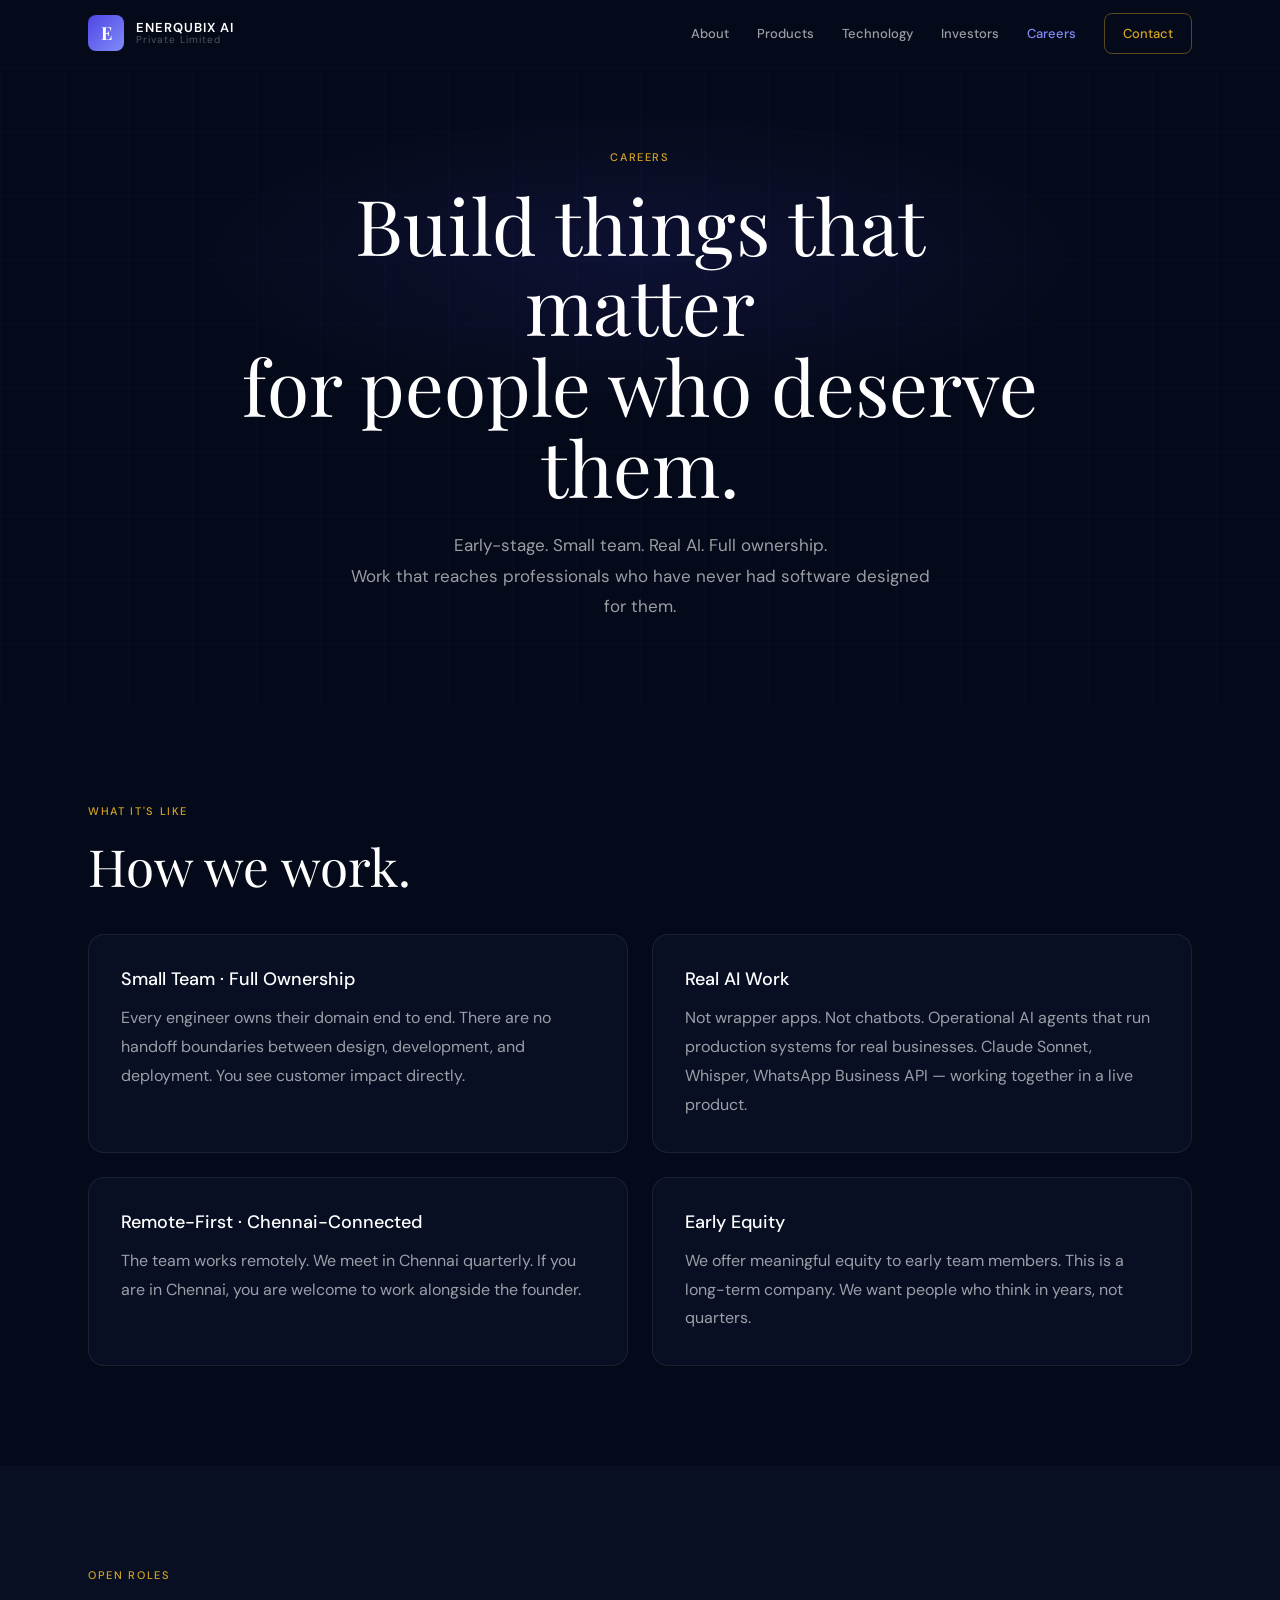
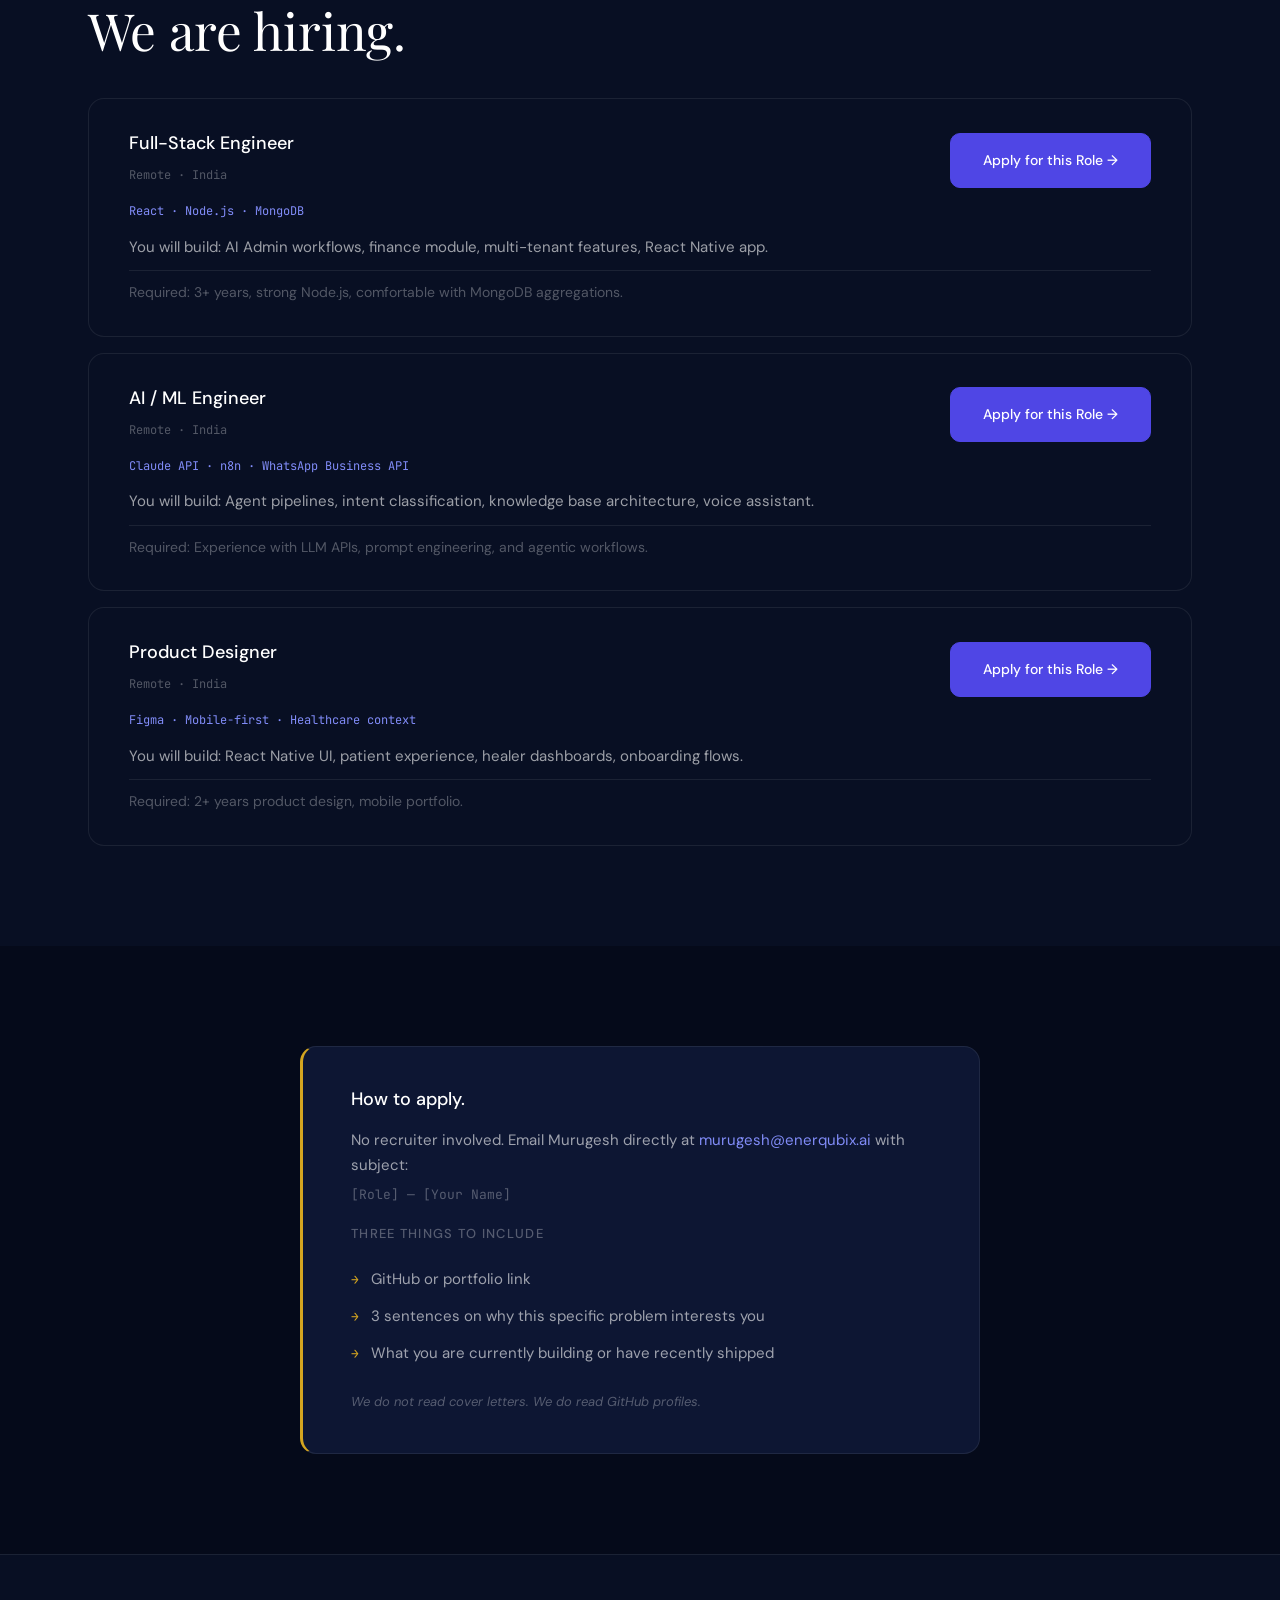
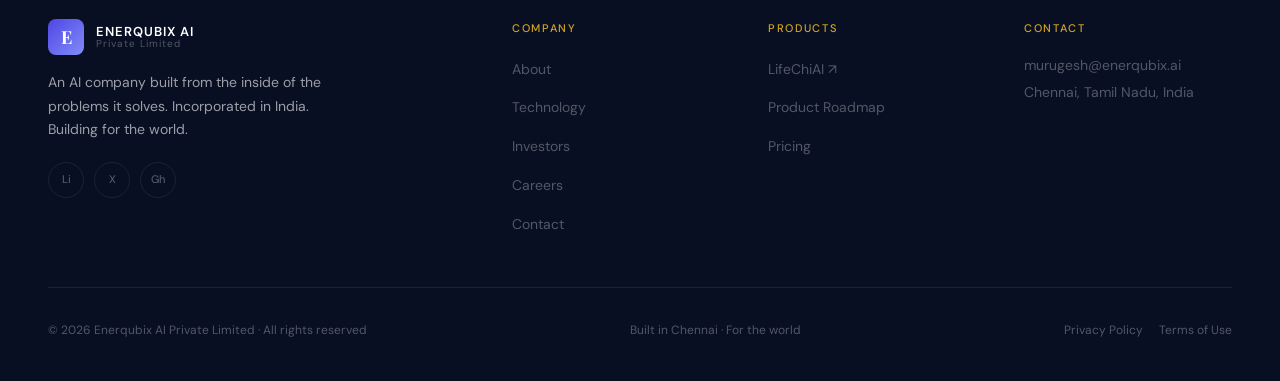
<file: careers.html>
<!DOCTYPE html>
<html lang="en">
<head>
  <meta charset="UTF-8">
  <meta name="viewport" content="width=device-width, initial-scale=1.0">
  <title>Careers — Enerqubix AI</title>
  <meta name="description" content="Join Enerqubix AI — build real AI that runs production systems. Small team, full ownership, early equity, remote-first. Open roles: Full-Stack, AI/ML, Product Designer.">
  <link rel="preconnect" href="https://fonts.googleapis.com">
  <link rel="preconnect" href="https://fonts.gstatic.com" crossorigin>
  <link href="https://fonts.googleapis.com/css2?family=Playfair+Display:ital,wght@0,300;0,400;0,700;1,300;1,400;1,700&family=DM+Sans:wght@300;400;500&family=JetBrains+Mono:wght@400&display=swap" rel="stylesheet">
  <link rel="stylesheet" href="css/style.css">
  <style>
    /* Careers-page specific styles */

    /* What it's like — 2x2 cards */
    .culture-grid {
      display: grid;
      grid-template-columns: repeat(2, 1fr);
      gap: 24px;
    }

    /* Role cards */
    .roles-stack {
      display: flex;
      flex-direction: column;
      gap: 16px;
    }

    .role-card-header {
      display: flex;
      justify-content: space-between;
      align-items: flex-start;
      gap: 16px;
      margin-bottom: 12px;
      flex-wrap: wrap;
    }

    .role-req {
      font-size: 14px;
      color: var(--white-30);
      line-height: 1.6;
      margin-top: 10px;
      padding-top: 10px;
      border-top: 1px solid var(--border);
    }

    /* How to apply */
    .apply-card {
      background: var(--midnight-3);
      border: 1px solid var(--border);
      border-left: 3px solid var(--gold);
      border-radius: var(--radius-card);
      padding: 40px 48px;
      max-width: 680px;
      margin: 0 auto;
    }

    .apply-list {
      display: flex;
      flex-direction: column;
      gap: 10px;
      margin: 20px 0 24px;
    }

    .apply-list-item {
      display: flex;
      align-items: flex-start;
      gap: 12px;
      font-size: 15px;
      color: var(--white-60);
    }

    .apply-list-item::before {
      content: '→';
      color: var(--gold);
      font-family: 'JetBrains Mono', monospace;
      font-size: 13px;
      margin-top: 2px;
      flex-shrink: 0;
    }

    @media (max-width: 768px) {
      .culture-grid { grid-template-columns: 1fr; }
      .apply-card { padding: 28px 24px; }
    }
  </style>
</head>
<body>

  <!-- NAVIGATION -->
  <nav class="nav">
    <div class="nav-inner">
      <a href="index.html" class="nav-logo">
        <div class="nav-logo-mark">E</div>
        <div class="nav-logo-text">
          <span class="nav-logo-name">ENERQUBIX AI</span>
          <span class="nav-logo-sub">Private Limited</span>
        </div>
      </a>
      <div class="nav-links">
        <a href="about.html">About</a>
        <a href="products.html">Products</a>
        <a href="technology.html">Technology</a>
        <a href="investors.html">Investors</a>
        <a href="careers.html">Careers</a>
        <a href="contact.html" class="btn--contact-nav">Contact</a>
      </div>
      <button class="nav-hamburger" aria-label="Toggle menu">
        <span></span><span></span><span></span>
      </button>
    </div>
  </nav>

  <!-- MOBILE NAV OVERLAY -->
  <div class="nav-mobile">
    <a href="about.html">About</a>
    <a href="products.html">Products</a>
    <a href="technology.html">Technology</a>
    <a href="investors.html">Investors</a>
    <a href="careers.html">Careers</a>
    <a href="contact.html" class="btn--contact-nav">Contact</a>
  </div>

  <!-- ============================================================
       HERO
       ============================================================ -->
  <section class="page-hero hero-bg section">
    <div class="container">
      <span class="eyebrow reveal">Careers</span>
      <h1 class="reveal" style="max-width:800px;margin:16px auto 24px;">
        Build things that matter<br>for people who deserve them.
      </h1>
      <p class="hero-body reveal">
        Early-stage. Small team. Real AI. Full ownership.<br>
        Work that reaches professionals who have never had software designed for them.
      </p>
    </div>
  </section>

  <!-- ============================================================
       WHAT IT'S LIKE
       ============================================================ -->
  <section class="section">
    <div class="container">
      <span class="eyebrow reveal">What It's Like</span>
      <h2 class="reveal" style="margin-bottom:40px;">How we work.</h2>

      <div class="culture-grid reveal-group">
        <div class="card reveal">
          <h3 style="margin-bottom:12px;">Small Team · Full Ownership</h3>
          <p>Every engineer owns their domain end to end. There are no handoff boundaries
            between design, development, and deployment. You see customer impact directly.</p>
        </div>
        <div class="card reveal">
          <h3 style="margin-bottom:12px;">Real AI Work</h3>
          <p>Not wrapper apps. Not chatbots. Operational AI agents that run production systems
            for real businesses. Claude Sonnet, Whisper, WhatsApp Business API — working
            together in a live product.</p>
        </div>
        <div class="card reveal">
          <h3 style="margin-bottom:12px;">Remote-First · Chennai-Connected</h3>
          <p>The team works remotely. We meet in Chennai quarterly. If you are in Chennai,
            you are welcome to work alongside the founder.</p>
        </div>
        <div class="card reveal">
          <h3 style="margin-bottom:12px;">Early Equity</h3>
          <p>We offer meaningful equity to early team members. This is a long-term company.
            We want people who think in years, not quarters.</p>
        </div>
      </div>
    </div>
  </section>

  <!-- ============================================================
       OPEN ROLES
       ============================================================ -->
  <section class="section section--alt">
    <div class="container">
      <span class="eyebrow reveal">Open Roles</span>
      <h2 class="reveal" style="margin-bottom:40px;">We are hiring.</h2>

      <div class="roles-stack">

        <!-- Role 1: Full-Stack Engineer -->
        <div class="role-card reveal">
          <div class="role-card-content">
            <div class="role-card-header">
              <div>
                <h3 style="margin-bottom:4px;">Full-Stack Engineer</h3>
                <span class="role-location">Remote · India</span>
              </div>
              <div class="role-card-cta">
                <a href="mailto:murugesh@enerqubix.ai?subject=Full-Stack%20Engineer%20%E2%80%94%20" class="btn btn--primary">Apply for this Role →</a>
              </div>
            </div>
            <p class="role-tech">React · Node.js · MongoDB</p>
            <p style="font-size:15px;color:var(--white-60);line-height:1.7;margin-bottom:8px;">
              You will build: AI Admin workflows, finance module, multi-tenant features,
              React Native app.
            </p>
            <p class="role-req">
              Required: 3+ years, strong Node.js, comfortable with MongoDB aggregations.
            </p>
          </div>
        </div>

        <!-- Role 2: AI / ML Engineer -->
        <div class="role-card reveal">
          <div class="role-card-content">
            <div class="role-card-header">
              <div>
                <h3 style="margin-bottom:4px;">AI / ML Engineer</h3>
                <span class="role-location">Remote · India</span>
              </div>
              <div class="role-card-cta">
                <a href="mailto:murugesh@enerqubix.ai?subject=AI%20ML%20Engineer%20%E2%80%94%20" class="btn btn--primary">Apply for this Role →</a>
              </div>
            </div>
            <p class="role-tech">Claude API · n8n · WhatsApp Business API</p>
            <p style="font-size:15px;color:var(--white-60);line-height:1.7;margin-bottom:8px;">
              You will build: Agent pipelines, intent classification, knowledge base
              architecture, voice assistant.
            </p>
            <p class="role-req">
              Required: Experience with LLM APIs, prompt engineering, and agentic workflows.
            </p>
          </div>
        </div>

        <!-- Role 3: Product Designer -->
        <div class="role-card reveal">
          <div class="role-card-content">
            <div class="role-card-header">
              <div>
                <h3 style="margin-bottom:4px;">Product Designer</h3>
                <span class="role-location">Remote · India</span>
              </div>
              <div class="role-card-cta">
                <a href="mailto:murugesh@enerqubix.ai?subject=Product%20Designer%20%E2%80%94%20" class="btn btn--primary">Apply for this Role →</a>
              </div>
            </div>
            <p class="role-tech">Figma · Mobile-first · Healthcare context</p>
            <p style="font-size:15px;color:var(--white-60);line-height:1.7;margin-bottom:8px;">
              You will build: React Native UI, patient experience, healer dashboards,
              onboarding flows.
            </p>
            <p class="role-req">
              Required: 2+ years product design, mobile portfolio.
            </p>
          </div>
        </div>

      </div>
    </div>
  </section>

  <!-- ============================================================
       HOW TO APPLY
       ============================================================ -->
  <section class="section">
    <div class="container">
      <div class="apply-card reveal">
        <h3 style="margin-bottom:16px;">How to apply.</h3>
        <p style="font-size:15px;color:var(--white-60);line-height:1.7;margin-bottom:4px;">
          No recruiter involved. Email Murugesh directly at
          <a href="mailto:murugesh@enerqubix.ai" class="text-indigo">murugesh@enerqubix.ai</a>
          with subject:
        </p>
        <p class="mono" style="margin-bottom:16px;color:var(--white-30);">
          [Role] — [Your Name]
        </p>

        <p style="font-size:13px;color:var(--white-30);text-transform:uppercase;letter-spacing:0.1em;font-weight:500;margin-bottom:12px;">
          Three things to include
        </p>
        <div class="apply-list">
          <div class="apply-list-item">GitHub or portfolio link</div>
          <div class="apply-list-item">3 sentences on why this specific problem interests you</div>
          <div class="apply-list-item">What you are currently building or have recently shipped</div>
        </div>

        <p style="font-size:13px;color:var(--white-30);font-style:italic;line-height:1.7;margin-top:16px;">
          We do not read cover letters. We do read GitHub profiles.
        </p>
      </div>
    </div>
  </section>

  <!-- ============================================================
       FOOTER
       ============================================================ -->
  <footer class="footer">
    <div class="footer-inner">
      <div class="footer-grid">
        <div class="footer-brand-col">
          <a href="index.html" class="nav-logo">
            <div class="nav-logo-mark">E</div>
            <div class="nav-logo-text">
              <span class="nav-logo-name">ENERQUBIX AI</span>
              <span class="nav-logo-sub">Private Limited</span>
            </div>
          </a>
          <p class="footer-brand-desc">
            An AI company built from the inside of the problems it solves.
            Incorporated in India. Building for the world.
          </p>
          <div class="footer-social">
            <a href="#" title="LinkedIn">Li</a>
            <a href="#" title="Twitter / X">X</a>
            <a href="#" title="GitHub">Gh</a>
          </div>
        </div>

        <div class="footer-col">
          <span class="footer-col-heading">Company</span>
          <ul>
            <li><a href="about.html">About</a></li>
            <li><a href="technology.html">Technology</a></li>
            <li><a href="investors.html">Investors</a></li>
            <li><a href="careers.html">Careers</a></li>
            <li><a href="contact.html">Contact</a></li>
          </ul>
        </div>

        <div class="footer-col">
          <span class="footer-col-heading">Products</span>
          <ul>
            <li><a href="https://lifechiai.com" target="_blank" rel="noopener">LifeChiAI ↗</a></li>
            <li><a href="products.html">Product Roadmap</a></li>
            <li><a href="products.html">Pricing</a></li>
          </ul>
        </div>

        <div class="footer-col">
          <span class="footer-col-heading">Contact</span>
          <a href="mailto:murugesh@enerqubix.ai" class="footer-contact-item">murugesh@enerqubix.ai</a>
          <span class="footer-contact-item">Chennai, Tamil Nadu, India</span>
        </div>
      </div>

      <div class="footer-bottom">
        <span>© 2026 Enerqubix AI Private Limited · All rights reserved</span>
        <span class="footer-bottom-center">Built in Chennai · For the world</span>
        <div class="footer-bottom-right">
          <a href="#">Privacy Policy</a>
          <a href="#">Terms of Use</a>
        </div>
      </div>
    </div>
  </footer>

  <script src="js/main.js"></script>
</body>
</html>
</file>
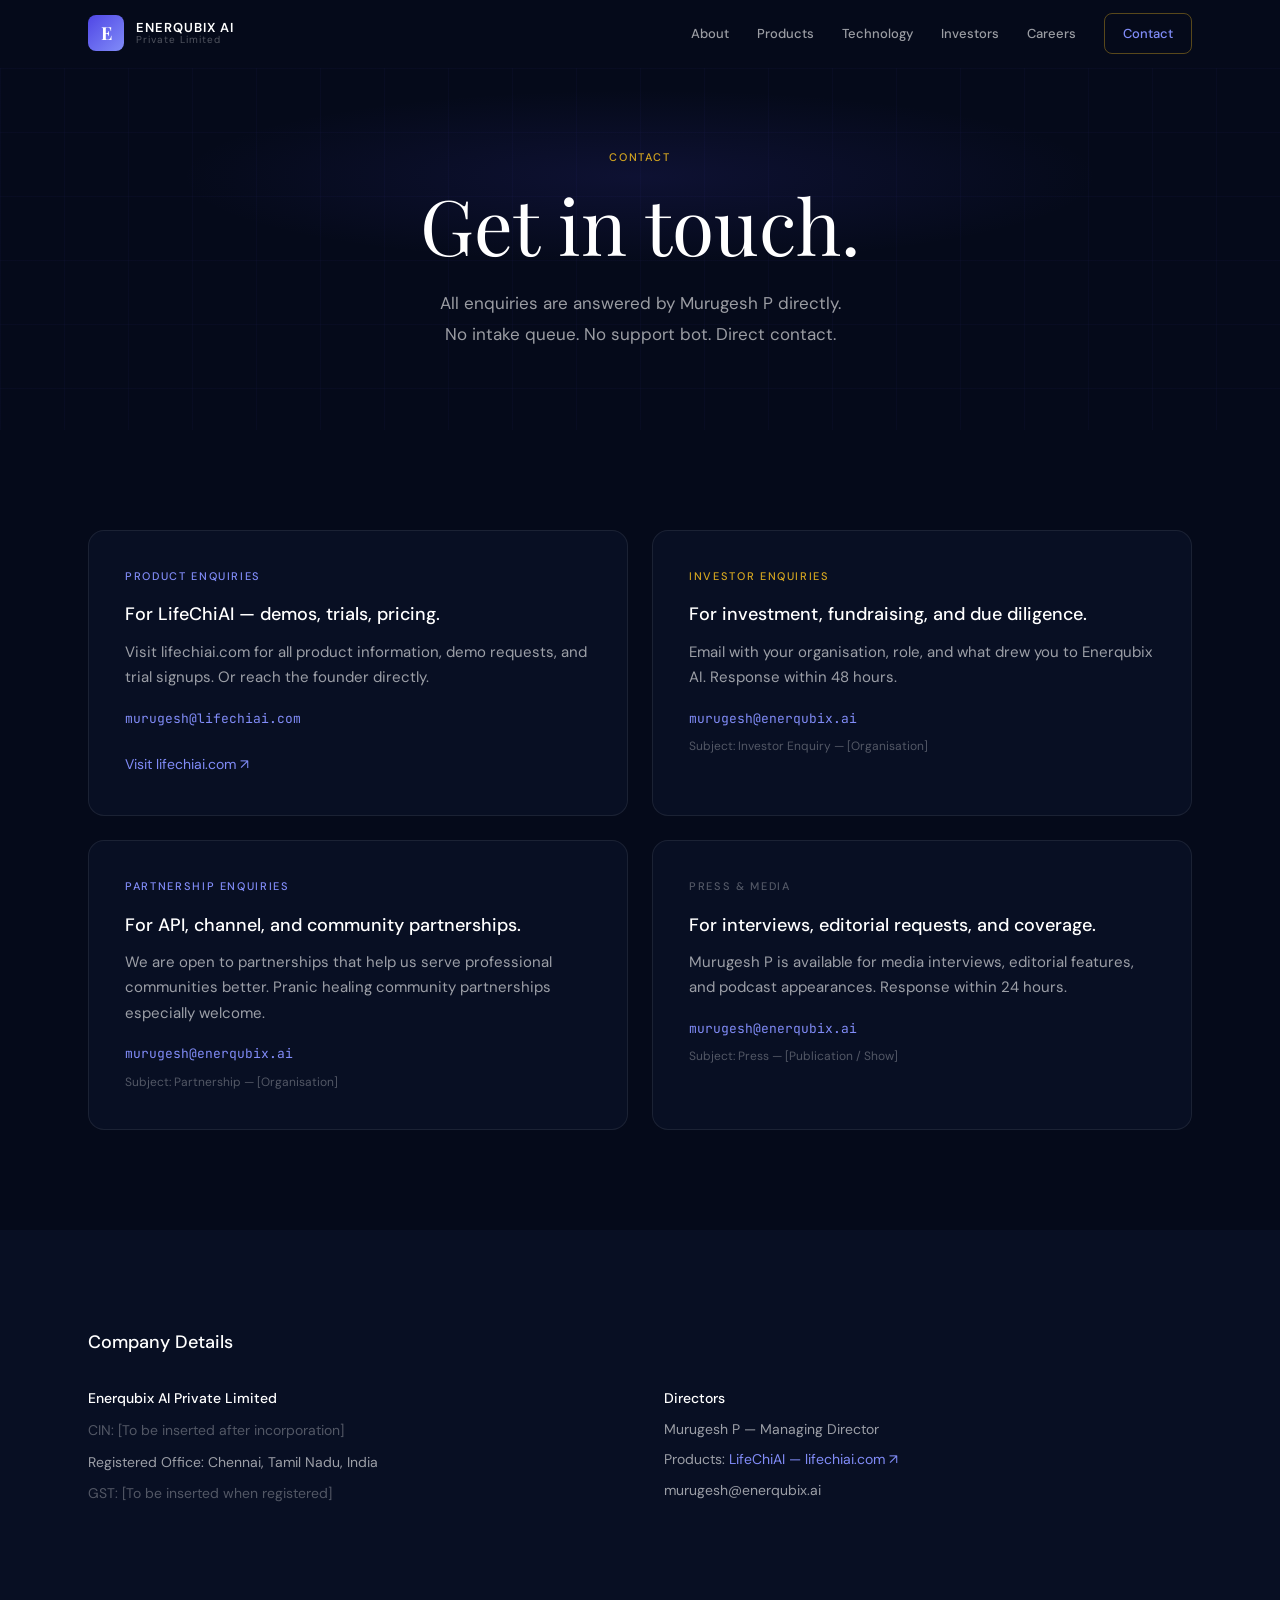
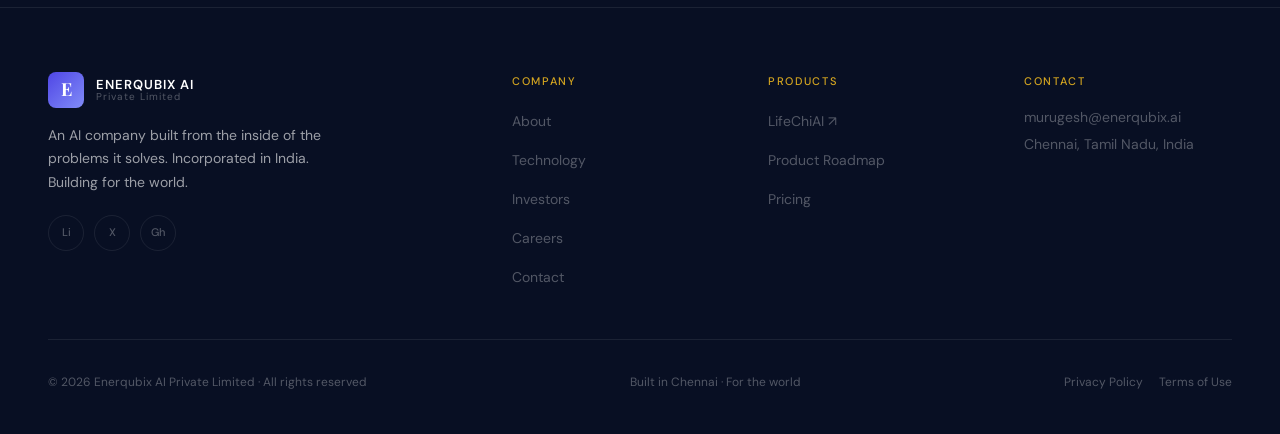
<file: contact.html>
<!DOCTYPE html>
<html lang="en">
<head>
  <meta charset="UTF-8">
  <meta name="viewport" content="width=device-width, initial-scale=1.0">
  <title>Contact — Enerqubix AI</title>
  <meta name="description" content="Get in touch with Enerqubix AI. All enquiries answered by Murugesh P directly — no intake queue, no support bot. Direct contact for product, investor, partner, and press enquiries.">
  <link rel="preconnect" href="https://fonts.googleapis.com">
  <link rel="preconnect" href="https://fonts.gstatic.com" crossorigin>
  <link href="https://fonts.googleapis.com/css2?family=Playfair+Display:ital,wght@0,300;0,400;0,700;1,300;1,400;1,700&family=DM+Sans:wght@300;400;500&family=JetBrains+Mono:wght@400&display=swap" rel="stylesheet">
  <link rel="stylesheet" href="css/style.css">
  <style>
    /* Contact-page specific styles */

    /* 2x2 route cards */
    .routes-grid {
      display: grid;
      grid-template-columns: repeat(2, 1fr);
      gap: 24px;
    }

    .contact-card-link {
      display: inline-flex;
      align-items: center;
      gap: 6px;
      font-size: 14px;
      color: var(--indigo-light);
      margin-top: 16px;
      transition: color 0.2s ease;
    }

    .contact-card-link:hover { color: var(--white); }

    /* Company details section */
    .company-details-grid {
      display: grid;
      grid-template-columns: 1fr 1fr;
      gap: 48px;
    }

    .company-detail-block {
      display: flex;
      flex-direction: column;
      gap: 8px;
    }

    .company-detail-line {
      font-size: 14px;
      color: var(--white-60);
      line-height: 1.6;
    }

    .company-detail-line--muted {
      font-size: 14px;
      color: var(--white-30);
    }

    @media (max-width: 768px) {
      .routes-grid { grid-template-columns: 1fr; }
      .company-details-grid { grid-template-columns: 1fr; gap: 32px; }
    }
  </style>
</head>
<body>

  <!-- NAVIGATION -->
  <nav class="nav">
    <div class="nav-inner">
      <a href="index.html" class="nav-logo">
        <div class="nav-logo-mark">E</div>
        <div class="nav-logo-text">
          <span class="nav-logo-name">ENERQUBIX AI</span>
          <span class="nav-logo-sub">Private Limited</span>
        </div>
      </a>
      <div class="nav-links">
        <a href="about.html">About</a>
        <a href="products.html">Products</a>
        <a href="technology.html">Technology</a>
        <a href="investors.html">Investors</a>
        <a href="careers.html">Careers</a>
        <a href="contact.html" class="btn--contact-nav">Contact</a>
      </div>
      <button class="nav-hamburger" aria-label="Toggle menu">
        <span></span><span></span><span></span>
      </button>
    </div>
  </nav>

  <!-- MOBILE NAV OVERLAY -->
  <div class="nav-mobile">
    <a href="about.html">About</a>
    <a href="products.html">Products</a>
    <a href="technology.html">Technology</a>
    <a href="investors.html">Investors</a>
    <a href="careers.html">Careers</a>
    <a href="contact.html" class="btn--contact-nav">Contact</a>
  </div>

  <!-- ============================================================
       HERO
       ============================================================ -->
  <section class="page-hero hero-bg section">
    <div class="container">
      <span class="eyebrow reveal">Contact</span>
      <h1 class="reveal" style="max-width:600px;margin:16px auto 24px;">
        Get in touch.
      </h1>
      <p class="hero-body reveal">
        All enquiries are answered by Murugesh P directly.<br>
        No intake queue. No support bot. Direct contact.
      </p>
    </div>
  </section>

  <!-- ============================================================
       FOUR ROUTE CARDS
       ============================================================ -->
  <section class="section">
    <div class="container">
      <div class="routes-grid reveal-group">

        <!-- Card 1: Product -->
        <div class="contact-card card--top-indigo reveal">
          <span class="eyebrow eyebrow--indigo">Product Enquiries</span>
          <h3 style="margin-bottom:12px;">For LifeChiAI — demos, trials, pricing.</h3>
          <p style="font-size:15px;color:var(--white-60);line-height:1.7;">
            Visit lifechiai.com for all product information, demo requests, and trial
            signups. Or reach the founder directly.
          </p>
          <a href="mailto:murugesh@lifechiai.com" class="contact-email">
            murugesh@lifechiai.com
          </a>
          <div>
            <a href="https://lifechiai.com" target="_blank" rel="noopener" class="contact-card-link">
              Visit lifechiai.com ↗
            </a>
          </div>
        </div>

        <!-- Card 2: Investors -->
        <div class="contact-card card--top-gold reveal">
          <span class="eyebrow">Investor Enquiries</span>
          <h3 style="margin-bottom:12px;">For investment, fundraising, and due diligence.</h3>
          <p style="font-size:15px;color:var(--white-60);line-height:1.7;">
            Email with your organisation, role, and what drew you to Enerqubix AI.
            Response within 48 hours.
          </p>
          <a href="mailto:murugesh@enerqubix.ai?subject=Investor%20Enquiry%20%E2%80%94%20" class="contact-email">
            murugesh@enerqubix.ai
          </a>
          <p class="contact-subject">Subject: Investor Enquiry — [Organisation]</p>
        </div>

        <!-- Card 3: Partnerships -->
        <div class="contact-card card--top-indigo-soft reveal">
          <span class="eyebrow eyebrow--indigo">Partnership Enquiries</span>
          <h3 style="margin-bottom:12px;">For API, channel, and community partnerships.</h3>
          <p style="font-size:15px;color:var(--white-60);line-height:1.7;">
            We are open to partnerships that help us serve professional communities better.
            Pranic healing community partnerships especially welcome.
          </p>
          <a href="mailto:murugesh@enerqubix.ai?subject=Partnership%20%E2%80%94%20" class="contact-email">
            murugesh@enerqubix.ai
          </a>
          <p class="contact-subject">Subject: Partnership — [Organisation]</p>
        </div>

        <!-- Card 4: Press -->
        <div class="contact-card card--top-white reveal">
          <span class="eyebrow eyebrow--white">Press &amp; Media</span>
          <h3 style="margin-bottom:12px;">For interviews, editorial requests, and coverage.</h3>
          <p style="font-size:15px;color:var(--white-60);line-height:1.7;">
            Murugesh P is available for media interviews, editorial features, and podcast
            appearances. Response within 24 hours.
          </p>
          <a href="mailto:murugesh@enerqubix.ai?subject=Press%20%E2%80%94%20" class="contact-email">
            murugesh@enerqubix.ai
          </a>
          <p class="contact-subject">Subject: Press — [Publication / Show]</p>
        </div>

      </div>
    </div>
  </section>

  <!-- ============================================================
       COMPANY DETAILS
       ============================================================ -->
  <section class="section section--alt">
    <div class="container">
      <h3 class="reveal" style="margin-bottom:32px;">Company Details</h3>

      <div class="company-details-grid reveal">
        <div class="company-detail-block">
          <span class="company-detail-line" style="font-weight:500;color:var(--white);">
            Enerqubix AI Private Limited
          </span>
          <!-- TODO: Replace with actual CIN after incorporation -->
          <span class="company-detail-line--muted">CIN: [To be inserted after incorporation]</span>
          <span class="company-detail-line">Registered Office: Chennai, Tamil Nadu, India</span>
          <!-- TODO: Replace with actual GST number when registered -->
          <span class="company-detail-line--muted">GST: [To be inserted when registered]</span>
        </div>

        <div class="company-detail-block">
          <span class="company-detail-line" style="font-weight:500;color:var(--white);">Directors</span>
          <span class="company-detail-line">Murugesh P — Managing Director</span>
          <span class="company-detail-line">
            Products: <a href="https://lifechiai.com" target="_blank" rel="noopener" class="text-indigo">LifeChiAI — lifechiai.com ↗</a>
          </span>
          <a href="mailto:murugesh@enerqubix.ai" class="company-detail-line text-indigo" style="font-size:14px;">
            murugesh@enerqubix.ai
          </a>
        </div>
      </div>
    </div>
  </section>

  <!-- ============================================================
       FOOTER
       ============================================================ -->
  <footer class="footer">
    <div class="footer-inner">
      <div class="footer-grid">
        <div class="footer-brand-col">
          <a href="index.html" class="nav-logo">
            <div class="nav-logo-mark">E</div>
            <div class="nav-logo-text">
              <span class="nav-logo-name">ENERQUBIX AI</span>
              <span class="nav-logo-sub">Private Limited</span>
            </div>
          </a>
          <p class="footer-brand-desc">
            An AI company built from the inside of the problems it solves.
            Incorporated in India. Building for the world.
          </p>
          <div class="footer-social">
            <a href="#" title="LinkedIn">Li</a>
            <a href="#" title="Twitter / X">X</a>
            <a href="#" title="GitHub">Gh</a>
          </div>
        </div>

        <div class="footer-col">
          <span class="footer-col-heading">Company</span>
          <ul>
            <li><a href="about.html">About</a></li>
            <li><a href="technology.html">Technology</a></li>
            <li><a href="investors.html">Investors</a></li>
            <li><a href="careers.html">Careers</a></li>
            <li><a href="contact.html">Contact</a></li>
          </ul>
        </div>

        <div class="footer-col">
          <span class="footer-col-heading">Products</span>
          <ul>
            <li><a href="https://lifechiai.com" target="_blank" rel="noopener">LifeChiAI ↗</a></li>
            <li><a href="products.html">Product Roadmap</a></li>
            <li><a href="products.html">Pricing</a></li>
          </ul>
        </div>

        <div class="footer-col">
          <span class="footer-col-heading">Contact</span>
          <a href="mailto:murugesh@enerqubix.ai" class="footer-contact-item">murugesh@enerqubix.ai</a>
          <span class="footer-contact-item">Chennai, Tamil Nadu, India</span>
        </div>
      </div>

      <div class="footer-bottom">
        <span>© 2026 Enerqubix AI Private Limited · All rights reserved</span>
        <span class="footer-bottom-center">Built in Chennai · For the world</span>
        <div class="footer-bottom-right">
          <a href="#">Privacy Policy</a>
          <a href="#">Terms of Use</a>
        </div>
      </div>
    </div>
  </footer>

  <script src="js/main.js"></script>
</body>
</html>
</file>
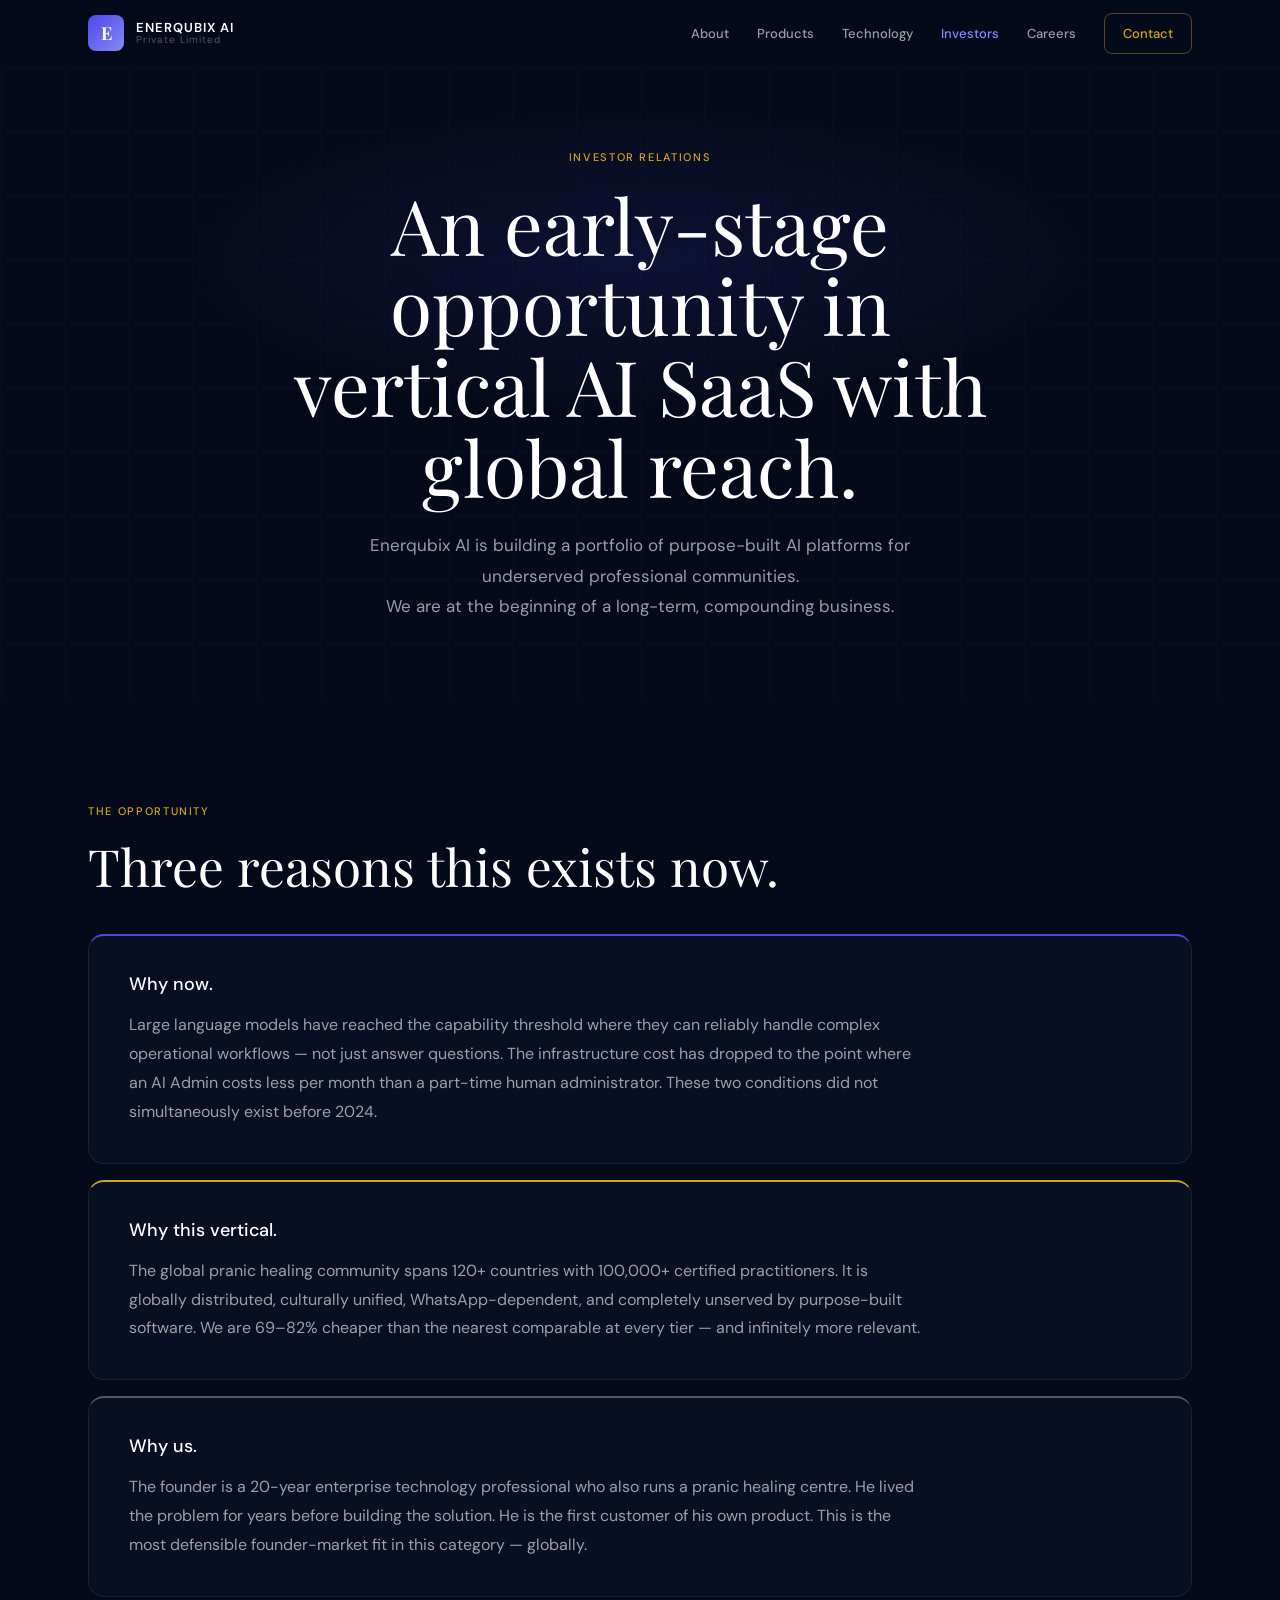
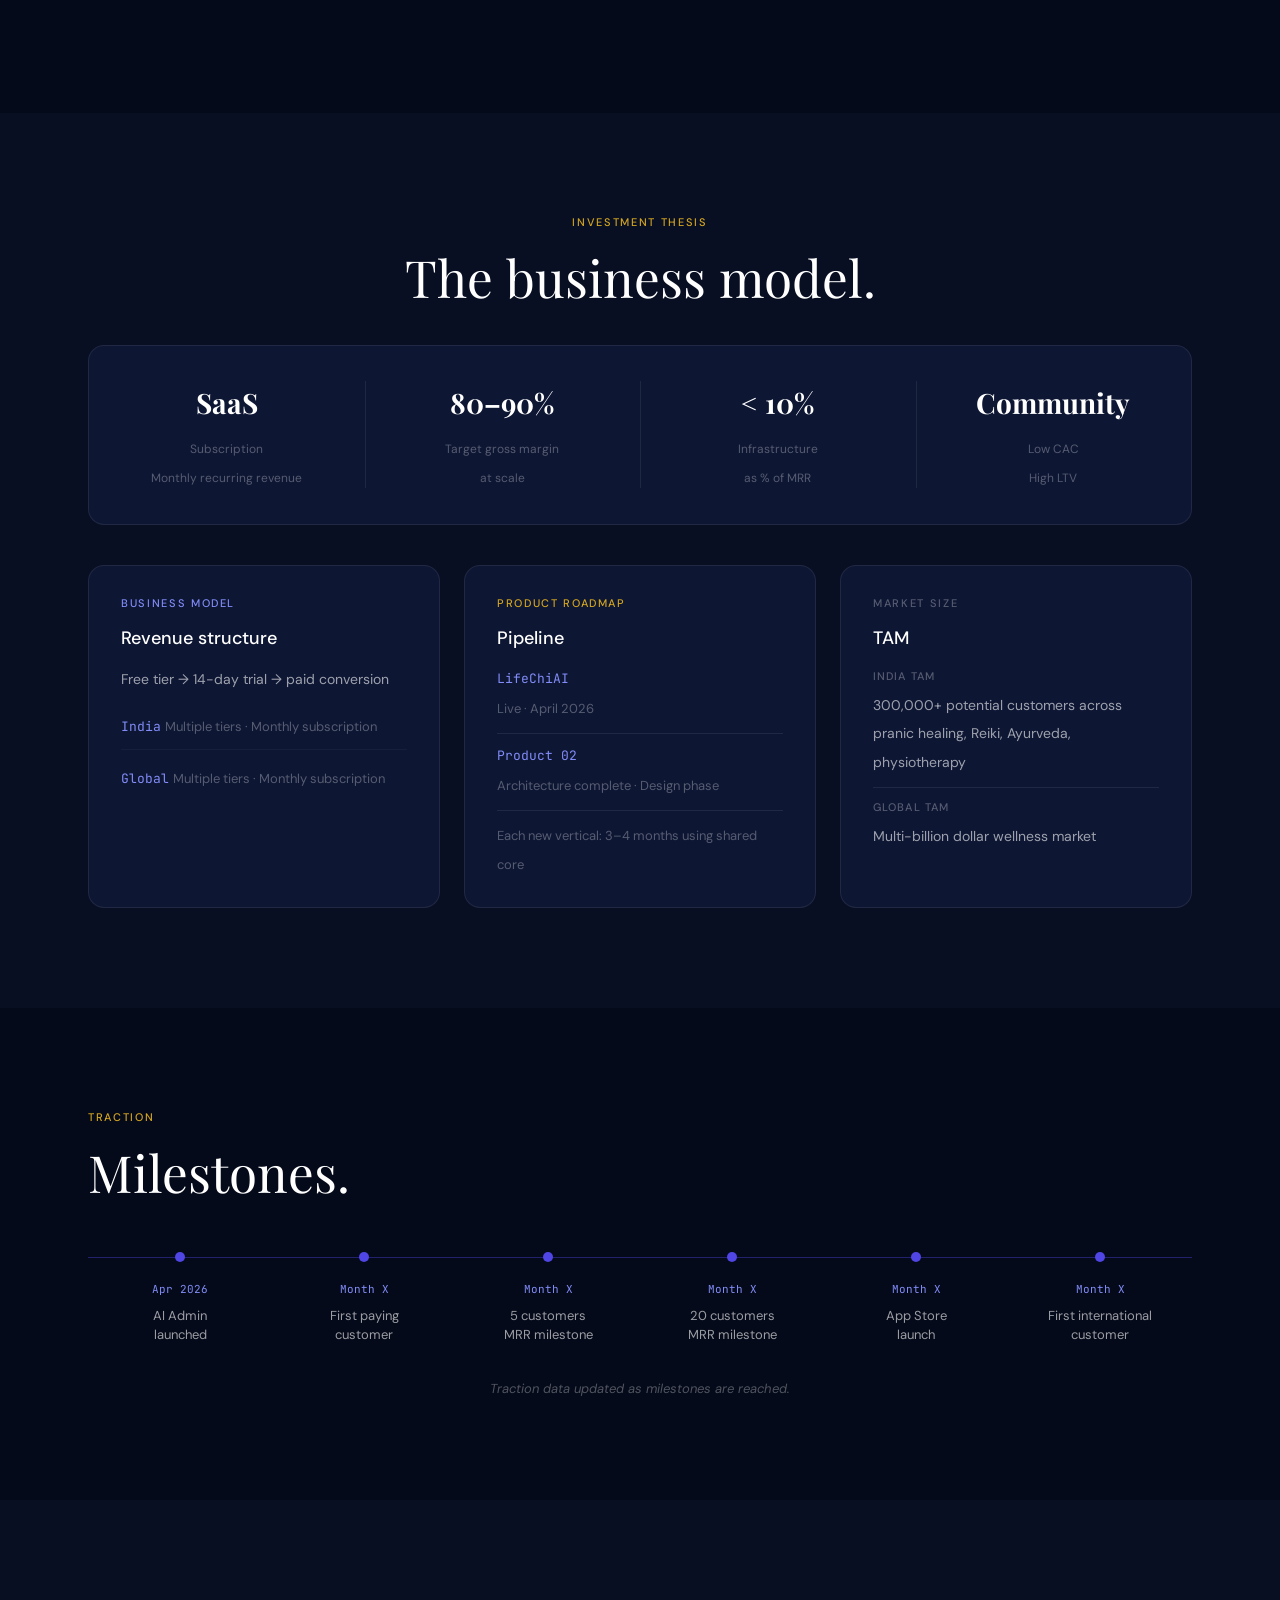
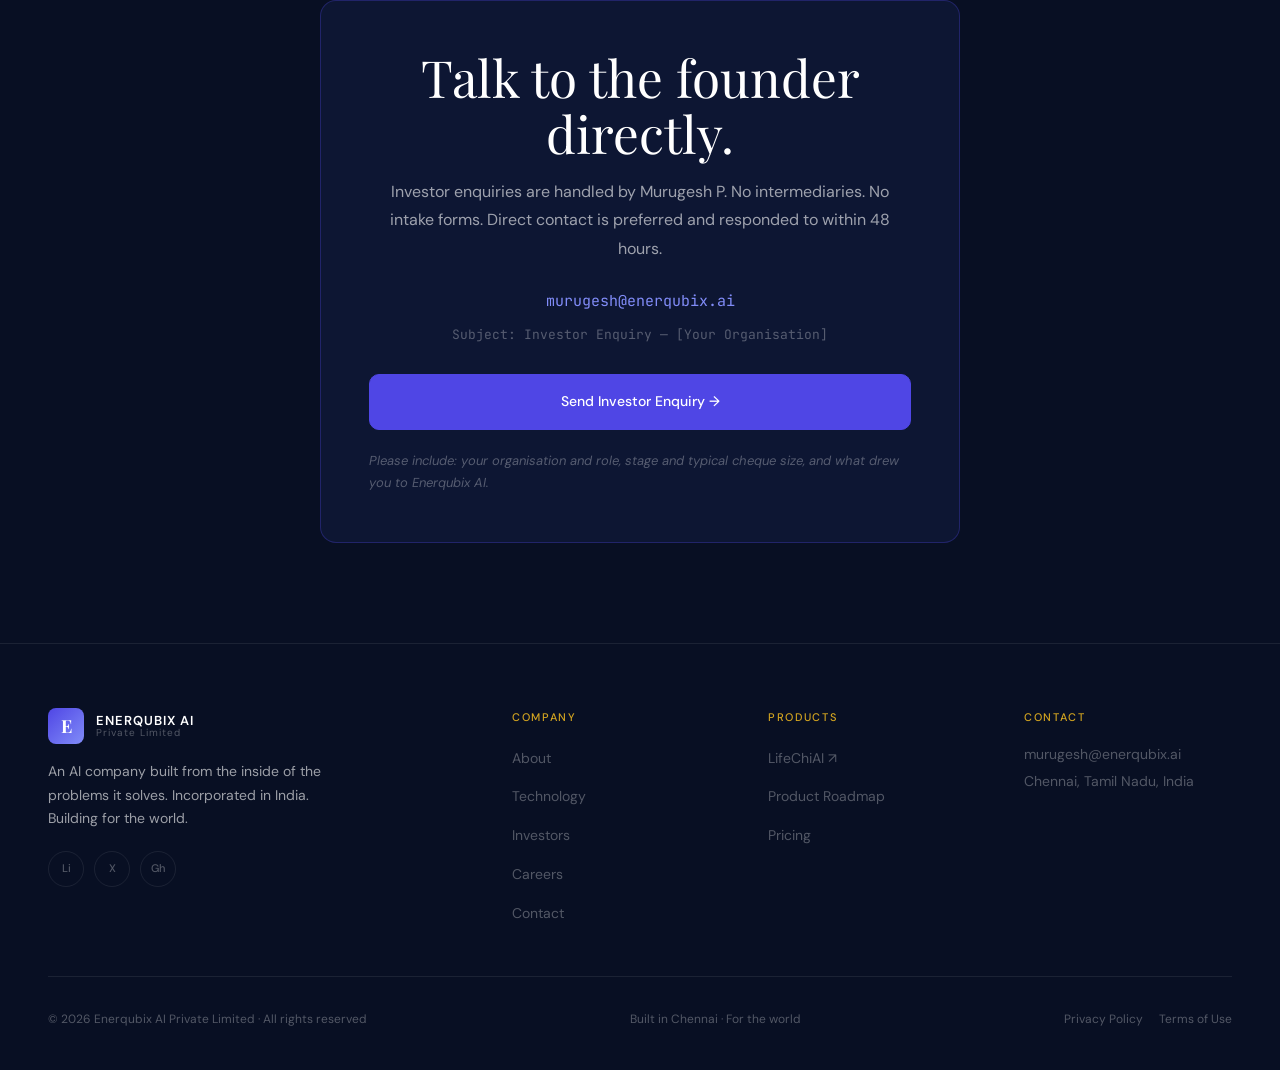
<file: investors.html>
<!DOCTYPE html>
<html lang="en">
<head>
  <meta charset="UTF-8">
  <meta name="viewport" content="width=device-width, initial-scale=1.0">
  <title>Investors — Enerqubix AI</title>
  <meta name="description" content="Early-stage investment opportunity in vertical AI SaaS. Strong unit economics, global market, zero competition, founder-led. Contact Murugesh P directly.">
  <link rel="preconnect" href="https://fonts.googleapis.com">
  <link rel="preconnect" href="https://fonts.gstatic.com" crossorigin>
  <link href="https://fonts.googleapis.com/css2?family=Playfair+Display:ital,wght@0,300;0,400;0,700;1,300;1,400;1,700&family=DM+Sans:wght@300;400;500&family=JetBrains+Mono:wght@400&display=swap" rel="stylesheet">
  <link rel="stylesheet" href="css/style.css">
  <style>
    /* Investors-page specific styles */

    /* Opportunity cards — full-width stacked */
    .opportunity-card {
      background: var(--midnight-2);
      border: 1px solid var(--border);
      border-radius: var(--radius-card);
      padding: 36px 40px;
      margin-bottom: 16px;
      transition: border-color 0.3s ease;
    }

    .opportunity-card:hover { border-color: var(--border-hover); }
    .opportunity-card--indigo { border-top: 2px solid var(--indigo); }
    .opportunity-card--gold   { border-top: 2px solid var(--gold); }
    .opportunity-card--white  { border-top: 2px solid var(--white-30); }

    /* Thesis metrics row */
    .thesis-metrics {
      display: grid;
      grid-template-columns: repeat(4, 1fr);
      gap: 0;
      background: var(--midnight-3);
      border: 1px solid var(--border);
      border-radius: var(--radius-card);
      overflow: hidden;
      margin-bottom: 40px;
    }

    .thesis-metric {
      padding: 32px 24px;
      text-align: center;
      position: relative;
    }

    .thesis-metric + .thesis-metric::before {
      content: '';
      position: absolute;
      left: 0;
      top: 20%;
      height: 60%;
      width: 1px;
      background: var(--border);
    }

    .thesis-metric-value {
      font-family: 'Playfair Display', serif;
      font-weight: 700;
      font-size: clamp(20px, 2.5vw, 28px);
      color: var(--white);
      display: block;
      margin-bottom: 6px;
    }

    .thesis-metric-label {
      font-size: 12px;
      color: var(--white-30);
      line-height: 1.5;
    }

    /* Thesis detail cards */
    .thesis-detail-grid {
      display: grid;
      grid-template-columns: repeat(3, 1fr);
      gap: 24px;
    }

    .thesis-detail-card {
      background: var(--midnight-3);
      border: 1px solid var(--border);
      border-radius: var(--radius-card);
      padding: 28px 32px;
    }

    /* Traction — horizontal timeline */
    .traction-note {
      font-style: italic;
      font-size: 13px;
      color: var(--white-30);
      text-align: center;
      margin-top: 32px;
    }

    /* Contact investor card */
    .investor-contact-card {
      background: var(--midnight-3);
      border: 1px solid var(--indigo-border);
      border-radius: var(--radius-card);
      padding: 48px;
      max-width: 640px;
      margin: 0 auto;
      text-align: center;
    }

    .investor-contact-email {
      font-family: 'JetBrains Mono', monospace;
      font-size: 15px;
      color: var(--indigo-light);
      display: block;
      margin: 24px 0 8px;
    }

    .investor-contact-subject {
      font-size: 13px;
      color: var(--white-30);
      margin-bottom: 28px;
      font-family: 'JetBrains Mono', monospace;
    }

    .investor-contact-guidance {
      font-size: 13px;
      color: var(--white-30);
      font-style: italic;
      line-height: 1.7;
      margin-top: 20px;
      text-align: left;
    }

    @media (max-width: 768px) {
      .thesis-metrics {
        grid-template-columns: 1fr 1fr;
      }
      .thesis-metrics .thesis-metric:nth-child(odd)::before { display: none; }
      .thesis-detail-grid { grid-template-columns: 1fr; }
      .investor-contact-card { padding: 28px 24px; }
    }

    @media (max-width: 480px) {
      .thesis-metrics { grid-template-columns: 1fr; }
      .thesis-metric + .thesis-metric::before { display: none; }
    }
  </style>
</head>
<body>

  <!-- NAVIGATION -->
  <nav class="nav">
    <div class="nav-inner">
      <a href="index.html" class="nav-logo">
        <div class="nav-logo-mark">E</div>
        <div class="nav-logo-text">
          <span class="nav-logo-name">ENERQUBIX AI</span>
          <span class="nav-logo-sub">Private Limited</span>
        </div>
      </a>
      <div class="nav-links">
        <a href="about.html">About</a>
        <a href="products.html">Products</a>
        <a href="technology.html">Technology</a>
        <a href="investors.html">Investors</a>
        <a href="careers.html">Careers</a>
        <a href="contact.html" class="btn--contact-nav">Contact</a>
      </div>
      <button class="nav-hamburger" aria-label="Toggle menu">
        <span></span><span></span><span></span>
      </button>
    </div>
  </nav>

  <!-- MOBILE NAV OVERLAY -->
  <div class="nav-mobile">
    <a href="about.html">About</a>
    <a href="products.html">Products</a>
    <a href="technology.html">Technology</a>
    <a href="investors.html">Investors</a>
    <a href="careers.html">Careers</a>
    <a href="contact.html" class="btn--contact-nav">Contact</a>
  </div>

  <!-- ============================================================
       HERO
       ============================================================ -->
  <section class="page-hero hero-bg section">
    <div class="container">
      <span class="eyebrow reveal">Investor Relations</span>
      <h1 class="reveal" style="max-width:800px;margin:16px auto 24px;">
        An early-stage opportunity in<br>vertical AI SaaS with global reach.
      </h1>
      <p class="hero-body reveal">
        Enerqubix AI is building a portfolio of purpose-built AI platforms for
        underserved professional communities.<br>
        We are at the beginning of a long-term, compounding business.
      </p>
    </div>
  </section>

  <!-- ============================================================
       THE OPPORTUNITY
       ============================================================ -->
  <section class="section">
    <div class="container">
      <span class="eyebrow reveal">The Opportunity</span>
      <h2 class="reveal" style="margin-bottom:40px;">Three reasons this exists now.</h2>

      <div class="opportunity-card opportunity-card--indigo reveal">
        <h3 style="margin-bottom:14px;">Why now.</h3>
        <p style="font-size:16px;color:var(--white-60);line-height:1.8;max-width:800px;">
          Large language models have reached the capability threshold where they can
          reliably handle complex operational workflows — not just answer questions.
          The infrastructure cost has dropped to the point where an AI Admin costs less
          per month than a part-time human administrator. These two conditions did not
          simultaneously exist before 2024.
        </p>
      </div>

      <div class="opportunity-card opportunity-card--gold reveal">
        <h3 style="margin-bottom:14px;">Why this vertical.</h3>
        <p style="font-size:16px;color:var(--white-60);line-height:1.8;max-width:800px;">
          The global pranic healing community spans 120+ countries with 100,000+ certified
          practitioners. It is globally distributed, culturally unified, WhatsApp-dependent,
          and completely unserved by purpose-built software. We are 69–82% cheaper than the
          nearest comparable at every tier — and infinitely more relevant.
        </p>
      </div>

      <div class="opportunity-card opportunity-card--white reveal">
        <h3 style="margin-bottom:14px;">Why us.</h3>
        <p style="font-size:16px;color:var(--white-60);line-height:1.8;max-width:800px;">
          The founder is a 20-year enterprise technology professional who also runs a
          pranic healing centre. He lived the problem for years before building the solution.
          He is the first customer of his own product. This is the most defensible
          founder-market fit in this category — globally.
        </p>
      </div>
    </div>
  </section>

  <!-- ============================================================
       INVESTMENT THESIS
       ============================================================ -->
  <section class="section section--alt">
    <div class="container">
      <div class="text-center">
        <span class="eyebrow reveal">Investment Thesis</span>
        <h2 class="reveal" style="margin-bottom:40px;">The business model.</h2>
      </div>

      <div class="thesis-metrics reveal">
        <div class="thesis-metric">
          <span class="thesis-metric-value">SaaS</span>
          <span class="thesis-metric-label">Subscription<br>Monthly recurring revenue</span>
        </div>
        <div class="thesis-metric">
          <span class="thesis-metric-value">80–90%</span>
          <span class="thesis-metric-label">Target gross margin<br>at scale</span>
        </div>
        <div class="thesis-metric">
          <span class="thesis-metric-value">&lt; 10%</span>
          <span class="thesis-metric-label">Infrastructure<br>as % of MRR</span>
        </div>
        <div class="thesis-metric">
          <span class="thesis-metric-value">Community</span>
          <span class="thesis-metric-label">Low CAC<br>High LTV</span>
        </div>
      </div>

      <div class="thesis-detail-grid reveal-group">

        <div class="thesis-detail-card reveal">
          <span class="eyebrow eyebrow--indigo" style="margin-bottom:12px;">Business Model</span>
          <h3 style="margin-bottom:16px;">Revenue structure</h3>
          <p style="font-size:14px;color:var(--white-60);line-height:1.8;margin-bottom:12px;">
            Free tier → 14-day trial → paid conversion
          </p>
          <div style="display:flex;flex-direction:column;gap:6px;">
            <div class="stack-item" style="border-bottom:1px solid rgba(255,255,255,0.04);padding:8px 0;">
              <span class="mono">India</span>
              <span style="font-size:13px;color:var(--white-30);">Multiple tiers · Monthly subscription</span>
            </div>
            <div class="stack-item" style="padding:8px 0;">
              <span class="mono">Global</span>
              <span style="font-size:13px;color:var(--white-30);">Multiple tiers · Monthly subscription</span>
            </div>
          </div>
        </div>

        <div class="thesis-detail-card reveal">
          <span class="eyebrow" style="margin-bottom:12px;">Product Roadmap</span>
          <h3 style="margin-bottom:16px;">Pipeline</h3>
          <div style="display:flex;flex-direction:column;gap:10px;">
            <div>
              <span class="mono" style="display:block;margin-bottom:4px;">LifeChiAI</span>
              <span style="font-size:13px;color:var(--white-30);">Live · April 2026</span>
            </div>
            <div style="border-top:1px solid var(--border);padding-top:10px;">
              <span class="mono" style="display:block;margin-bottom:4px;">Product 02</span>
              <span style="font-size:13px;color:var(--white-30);">Architecture complete · Design phase</span>
            </div>
            <div style="border-top:1px solid var(--border);padding-top:10px;">
              <span style="font-size:13px;color:var(--white-30);">Each new vertical: 3–4 months using shared core</span>
            </div>
          </div>
        </div>

        <div class="thesis-detail-card reveal">
          <span class="eyebrow eyebrow--white" style="margin-bottom:12px;">Market Size</span>
          <h3 style="margin-bottom:16px;">TAM</h3>
          <div style="display:flex;flex-direction:column;gap:10px;">
            <div>
              <span style="font-size:11px;font-weight:500;letter-spacing:0.1em;text-transform:uppercase;color:var(--white-30);display:block;margin-bottom:4px;">India TAM</span>
              <span style="font-size:14px;color:var(--white-60);">300,000+ potential customers across pranic healing, Reiki, Ayurveda, physiotherapy</span>
            </div>
            <div style="border-top:1px solid var(--border);padding-top:10px;">
              <span style="font-size:11px;font-weight:500;letter-spacing:0.1em;text-transform:uppercase;color:var(--white-30);display:block;margin-bottom:4px;">Global TAM</span>
              <span style="font-size:14px;color:var(--white-60);">Multi-billion dollar wellness market</span>
            </div>
          </div>
        </div>

      </div>
    </div>
  </section>

  <!-- ============================================================
       TRACTION
       ============================================================ -->
  <section class="section">
    <div class="container">
      <span class="eyebrow reveal">Traction</span>
      <h2 class="reveal" style="margin-bottom:48px;">Milestones.</h2>

      <div class="h-timeline reveal">
        <div class="h-timeline-item">
          <div class="h-timeline-date">Apr 2026</div>
          <div class="h-timeline-label">AI Admin<br>launched</div>
        </div>
        <!-- TODO: Replace with actual milestone date -->
        <div class="h-timeline-item">
          <div class="h-timeline-date">Month X</div>
          <div class="h-timeline-label">First paying<br>customer</div>
        </div>
        <!-- TODO: Replace with actual milestone date -->
        <div class="h-timeline-item">
          <div class="h-timeline-date">Month X</div>
          <div class="h-timeline-label">5 customers<br>MRR milestone</div>
        </div>
        <!-- TODO: Replace with actual milestone date -->
        <div class="h-timeline-item">
          <div class="h-timeline-date">Month X</div>
          <div class="h-timeline-label">20 customers<br>MRR milestone</div>
        </div>
        <!-- TODO: Replace with actual milestone date -->
        <div class="h-timeline-item">
          <div class="h-timeline-date">Month X</div>
          <div class="h-timeline-label">App Store<br>launch</div>
        </div>
        <!-- TODO: Replace with actual milestone date -->
        <div class="h-timeline-item">
          <div class="h-timeline-date">Month X</div>
          <div class="h-timeline-label">First international<br>customer</div>
        </div>
      </div>

      <p class="traction-note reveal">Traction data updated as milestones are reached.</p>
    </div>
  </section>

  <!-- ============================================================
       CONTACT INVESTOR
       ============================================================ -->
  <section class="section section--alt">
    <div class="container">
      <div class="investor-contact-card reveal">
        <h2 style="margin-bottom:16px;">Talk to the founder directly.</h2>
        <p style="font-size:16px;color:var(--white-60);line-height:1.8;margin-bottom:8px;">
          Investor enquiries are handled by Murugesh P.
          No intermediaries. No intake forms. Direct contact
          is preferred and responded to within 48 hours.
        </p>

        <a href="mailto:murugesh@enerqubix.ai?subject=Investor%20Enquiry%20%E2%80%94%20" class="investor-contact-email">
          murugesh@enerqubix.ai
        </a>
        <p class="investor-contact-subject">
          Subject: Investor Enquiry — [Your Organisation]
        </p>

        <a href="mailto:murugesh@enerqubix.ai?subject=Investor%20Enquiry%20%E2%80%94%20" class="btn btn--primary" style="width:100%;justify-content:center;">
          Send Investor Enquiry →
        </a>

        <p class="investor-contact-guidance">
          Please include: your organisation and role,
          stage and typical cheque size, and what drew
          you to Enerqubix AI.
        </p>
      </div>
    </div>
  </section>

  <!-- ============================================================
       FOOTER
       ============================================================ -->
  <footer class="footer">
    <div class="footer-inner">
      <div class="footer-grid">
        <div class="footer-brand-col">
          <a href="index.html" class="nav-logo">
            <div class="nav-logo-mark">E</div>
            <div class="nav-logo-text">
              <span class="nav-logo-name">ENERQUBIX AI</span>
              <span class="nav-logo-sub">Private Limited</span>
            </div>
          </a>
          <p class="footer-brand-desc">
            An AI company built from the inside of the problems it solves.
            Incorporated in India. Building for the world.
          </p>
          <div class="footer-social">
            <a href="#" title="LinkedIn">Li</a>
            <a href="#" title="Twitter / X">X</a>
            <a href="#" title="GitHub">Gh</a>
          </div>
        </div>

        <div class="footer-col">
          <span class="footer-col-heading">Company</span>
          <ul>
            <li><a href="about.html">About</a></li>
            <li><a href="technology.html">Technology</a></li>
            <li><a href="investors.html">Investors</a></li>
            <li><a href="careers.html">Careers</a></li>
            <li><a href="contact.html">Contact</a></li>
          </ul>
        </div>

        <div class="footer-col">
          <span class="footer-col-heading">Products</span>
          <ul>
            <li><a href="https://lifechiai.com" target="_blank" rel="noopener">LifeChiAI ↗</a></li>
            <li><a href="products.html">Product Roadmap</a></li>
            <li><a href="products.html">Pricing</a></li>
          </ul>
        </div>

        <div class="footer-col">
          <span class="footer-col-heading">Contact</span>
          <a href="mailto:murugesh@enerqubix.ai" class="footer-contact-item">murugesh@enerqubix.ai</a>
          <span class="footer-contact-item">Chennai, Tamil Nadu, India</span>
        </div>
      </div>

      <div class="footer-bottom">
        <span>© 2026 Enerqubix AI Private Limited · All rights reserved</span>
        <span class="footer-bottom-center">Built in Chennai · For the world</span>
        <div class="footer-bottom-right">
          <a href="#">Privacy Policy</a>
          <a href="#">Terms of Use</a>
        </div>
      </div>
    </div>
  </footer>

  <script src="js/main.js"></script>
</body>
</html>
</file>
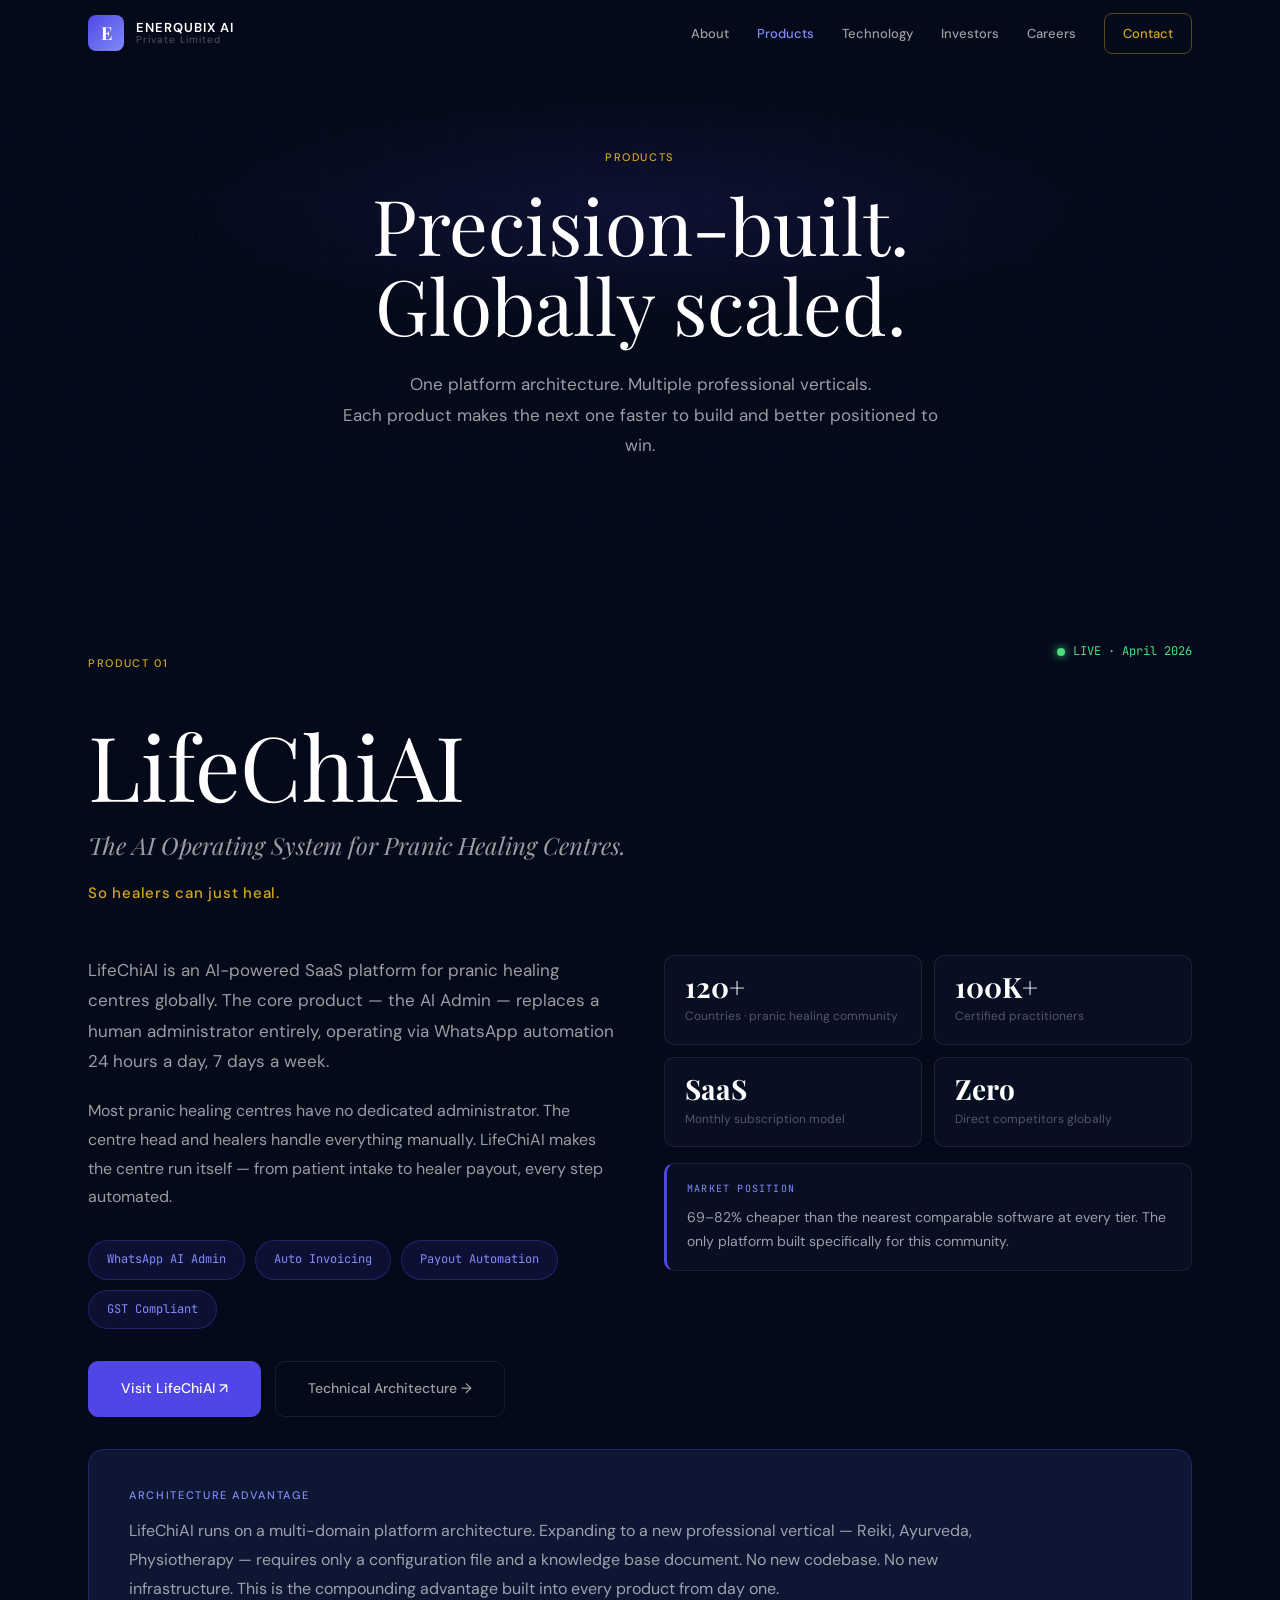
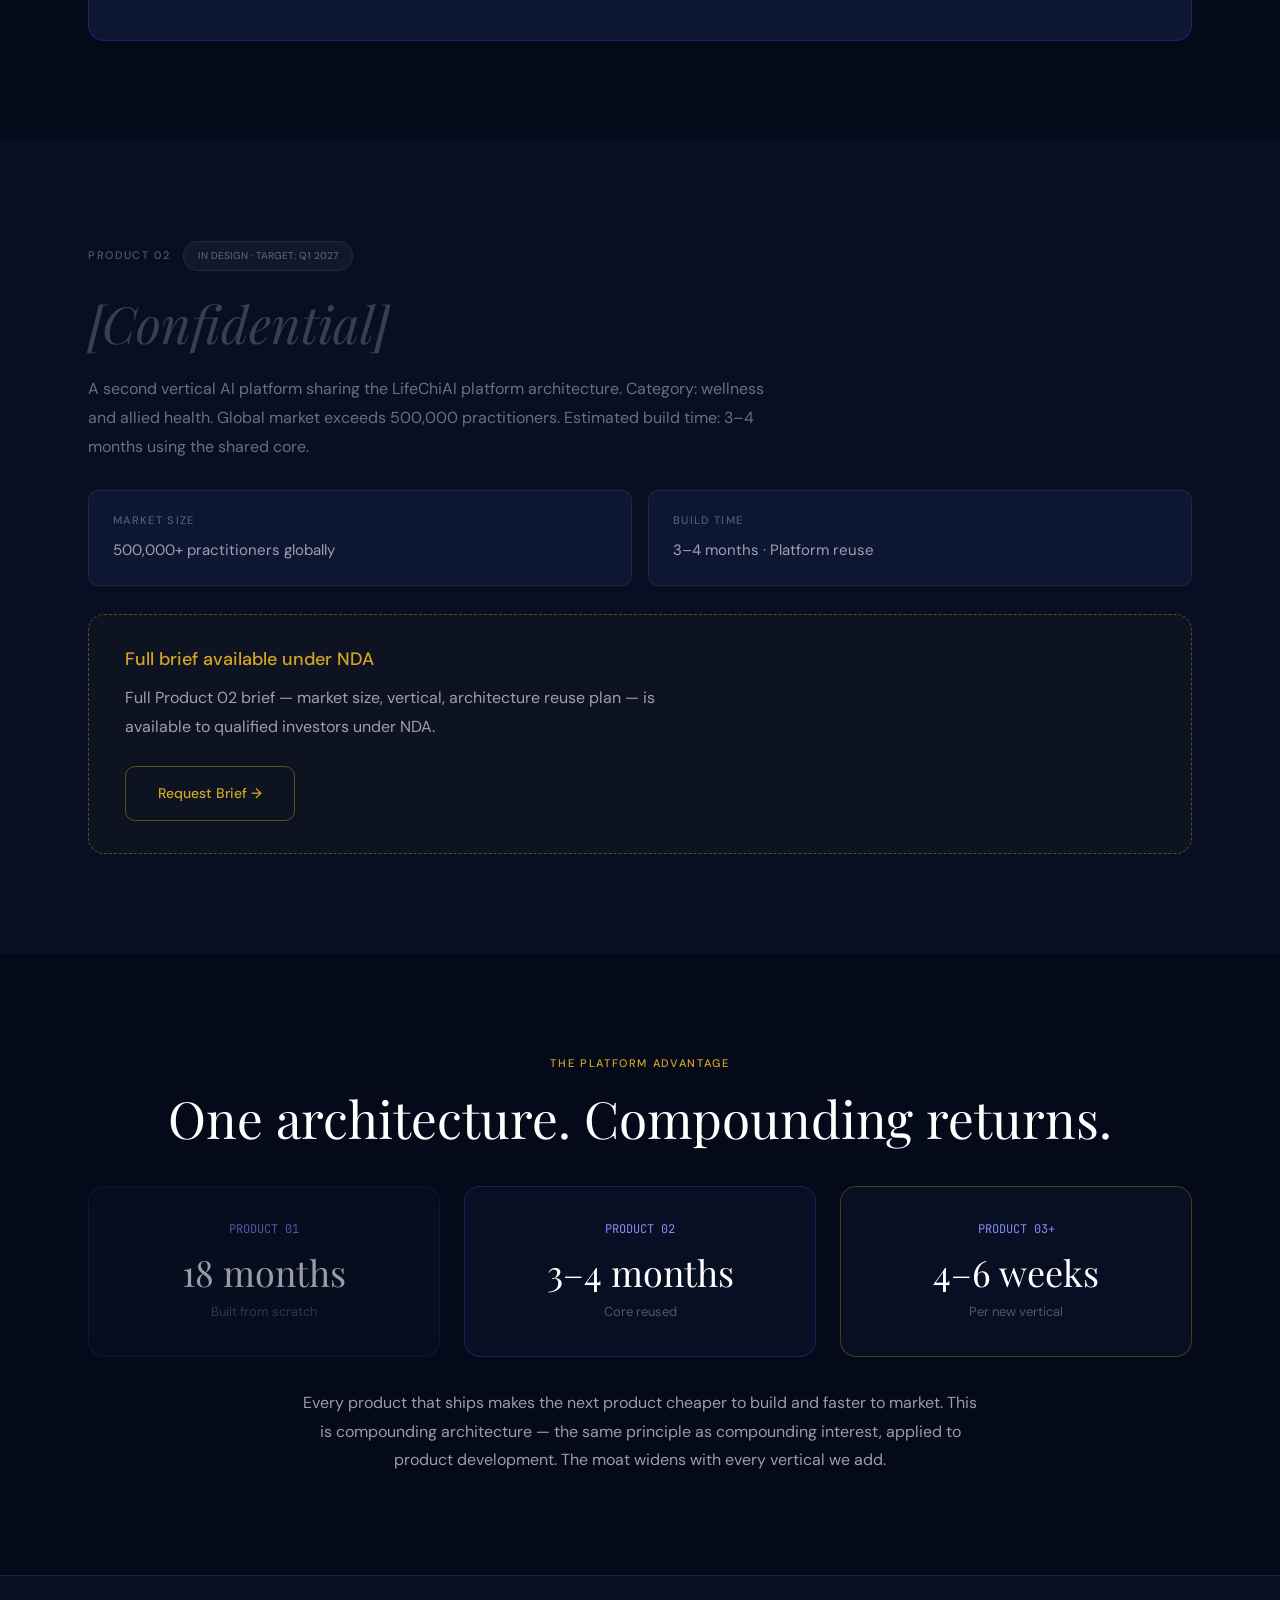
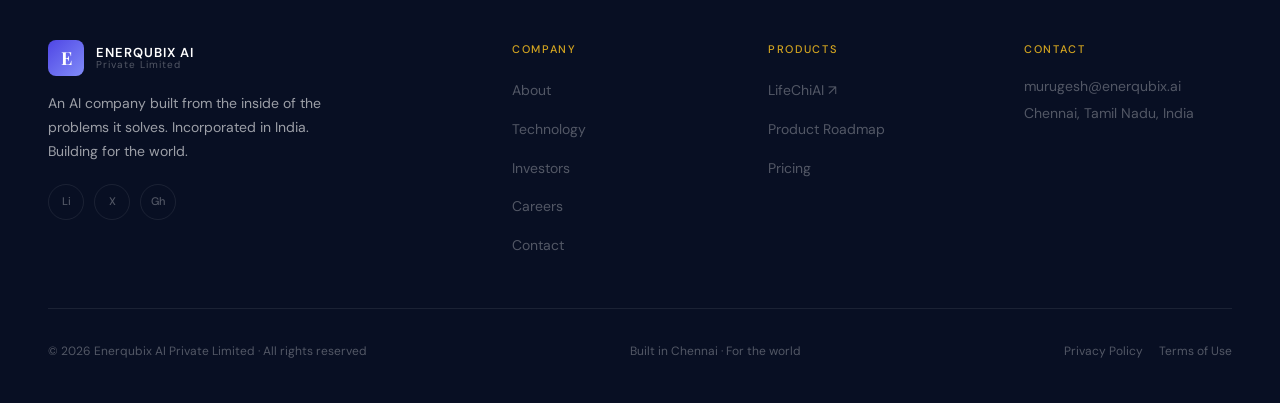
<file: products.html>
<!DOCTYPE html>
<html lang="en">
<head>
  <meta charset="UTF-8">
  <meta name="viewport" content="width=device-width, initial-scale=1.0">
  <title>Products — Enerqubix AI</title>
  <meta name="description" content="LifeChiAI — AI-powered operations platform for pranic healing centres globally. One architecture, multiple professional verticals.">
  <link rel="preconnect" href="https://fonts.googleapis.com">
  <link rel="preconnect" href="https://fonts.gstatic.com" crossorigin>
  <link href="https://fonts.googleapis.com/css2?family=Playfair+Display:ital,wght@0,300;0,400;0,700;1,300;1,400;1,700&family=DM+Sans:wght@300;400;500&family=JetBrains+Mono:wght@400&display=swap" rel="stylesheet">
  <link rel="stylesheet" href="css/style.css">
  <style>
    /* Products-page specific styles */

    .product-hero-section {
      padding: 80px 0 100px;
    }

    /* Live indicator */
    .live-indicator {
      display: inline-flex;
      align-items: center;
      gap: 8px;
      font-family: 'JetBrains Mono', monospace;
      font-size: 12px;
      color: #4ade80;
      margin-bottom: 24px;
    }

    .live-dot {
      width: 8px;
      height: 8px;
      border-radius: 50%;
      background: #4ade80;
      box-shadow: 0 0 8px #4ade80;
      animation: pulse-green 2s infinite;
    }

    @keyframes pulse-green {
      0%, 100% { opacity: 1; }
      50% { opacity: 0.4; }
    }

    /* LifeChiAI tagline */
    .product-tagline {
      font-family: 'Playfair Display', serif;
      font-style: italic;
      font-size: clamp(18px, 2vw, 24px);
      color: var(--white-60);
      margin-bottom: 12px;
    }

    .product-gold-line {
      font-family: 'DM Sans', sans-serif;
      font-weight: 500;
      font-size: 15px;
      color: var(--gold);
      letter-spacing: 0.05em;
      margin-bottom: 32px;
    }

    /* Metric 2x2 grid */
    .metrics-2x2 {
      display: grid;
      grid-template-columns: 1fr 1fr;
      gap: 12px;
      margin-bottom: 16px;
    }

    /* Market position card */
    .market-pos-card {
      background: var(--midnight-2);
      border: 1px solid var(--border);
      border-left: 3px solid var(--indigo);
      border-radius: 10px;
      padding: 16px 20px;
    }

    .market-pos-label {
      font-family: 'JetBrains Mono', monospace;
      font-size: 10px;
      color: var(--indigo-light);
      letter-spacing: 0.12em;
      text-transform: uppercase;
      display: block;
      margin-bottom: 8px;
    }

    /* Architecture callout */
    .arch-callout {
      background: var(--midnight-3);
      border: 1px solid var(--indigo-border);
      border-radius: var(--radius-card);
      padding: 36px 40px;
      margin-top: 32px;
    }

    .arch-callout p {
      font-size: 16px;
      color: var(--white-60);
      line-height: 1.8;
      max-width: 860px;
    }

    /* Product 02 info cards */
    .product02-info-grid {
      display: grid;
      grid-template-columns: 1fr 1fr;
      gap: 16px;
      margin: 28px 0;
    }

    .product02-info-card {
      background: var(--midnight-3);
      border: 1px solid var(--border);
      border-radius: 10px;
      padding: 20px 24px;
    }

    .product02-info-label {
      font-size: 11px;
      font-weight: 500;
      letter-spacing: 0.12em;
      text-transform: uppercase;
      color: var(--white-30);
      display: block;
      margin-bottom: 6px;
    }

    .product02-info-value {
      font-size: 15px;
      color: var(--white-60);
    }

    /* NDA CTA card */
    .nda-card {
      border: 1px dashed rgba(212,165,32,0.4);
      border-radius: var(--radius-card);
      padding: 32px 36px;
      background: rgba(212,165,32,0.03);
    }

    /* Comparison cards */
    .comparison-grid {
      display: grid;
      grid-template-columns: repeat(3, 1fr);
      gap: 24px;
      margin-top: 40px;
    }

    .comparison-card {
      background: var(--midnight-2);
      border: 1px solid var(--border);
      border-radius: var(--radius-card);
      padding: 32px;
      text-align: center;
    }

    .comparison-product {
      font-family: 'JetBrains Mono', monospace;
      font-size: 12px;
      color: var(--indigo-light);
      margin-bottom: 12px;
      display: block;
    }

    .comparison-time {
      font-family: 'Playfair Display', serif;
      font-weight: 300;
      font-size: clamp(24px, 3vw, 36px);
      color: var(--white);
      line-height: 1.1;
      margin-bottom: 8px;
    }

    .comparison-detail {
      font-size: 13px;
      color: var(--white-30);
    }

    .comparison-card:first-child { opacity: 0.6; }
    .comparison-card:nth-child(2) { border-color: var(--indigo-border); }
    .comparison-card:last-child { border-color: rgba(212,165,32,0.3); }

    .compound-body {
      max-width: 680px;
      margin: 32px auto 0;
      text-align: center;
      font-size: 16px;
      color: var(--white-60);
      line-height: 1.8;
    }

    @media (max-width: 768px) {
      .metrics-2x2 { grid-template-columns: 1fr; }
      .product02-info-grid { grid-template-columns: 1fr; }
      .comparison-grid { grid-template-columns: 1fr; }
      .arch-callout { padding: 24px; }
    }
  </style>
</head>
<body>

  <!-- NAVIGATION -->
  <nav class="nav">
    <div class="nav-inner">
      <a href="index.html" class="nav-logo">
        <div class="nav-logo-mark">E</div>
        <div class="nav-logo-text">
          <span class="nav-logo-name">ENERQUBIX AI</span>
          <span class="nav-logo-sub">Private Limited</span>
        </div>
      </a>
      <div class="nav-links">
        <a href="about.html">About</a>
        <a href="products.html">Products</a>
        <a href="technology.html">Technology</a>
        <a href="investors.html">Investors</a>
        <a href="careers.html">Careers</a>
        <a href="contact.html" class="btn--contact-nav">Contact</a>
      </div>
      <button class="nav-hamburger" aria-label="Toggle menu">
        <span></span><span></span><span></span>
      </button>
    </div>
  </nav>

  <!-- MOBILE NAV OVERLAY -->
  <div class="nav-mobile">
    <a href="about.html">About</a>
    <a href="products.html">Products</a>
    <a href="technology.html">Technology</a>
    <a href="investors.html">Investors</a>
    <a href="careers.html">Careers</a>
    <a href="contact.html" class="btn--contact-nav">Contact</a>
  </div>

  <!-- ============================================================
       HERO
       ============================================================ -->
  <section class="page-hero hero-bg section">
    <div class="container">
      <span class="eyebrow reveal">Products</span>
      <h1 class="reveal" style="max-width:720px;margin:16px auto 24px;">
        Precision-built.<br>Globally scaled.
      </h1>
      <p class="hero-body reveal">
        One platform architecture. Multiple professional verticals.<br>
        Each product makes the next one faster to build and better positioned to win.
      </p>
    </div>
  </section>

  <!-- ============================================================
       PRODUCT 01 — LIFECHIAI
       ============================================================ -->
  <section class="section">
    <div class="container">

      <!-- Live indicator -->
      <div class="reveal" style="display:flex;justify-content:space-between;align-items:center;flex-wrap:wrap;gap:16px;margin-bottom:32px;">
        <span class="eyebrow" style="margin-bottom:0;">Product 01</span>
        <div class="live-indicator">
          <span class="live-dot"></span>
          LIVE · April 2026
        </div>
      </div>

      <!-- Product name + tagline -->
      <div class="reveal" style="margin-bottom:48px;">
        <h1 style="font-size:clamp(48px,7vw,96px);margin-bottom:12px;">LifeChiAI</h1>
        <p class="product-tagline">The AI Operating System for Pranic Healing Centres.</p>
        <p class="product-gold-line">So healers can just heal.</p>
      </div>

      <!-- Two-column: description + metrics -->
      <div class="grid-6-6 reveal-group" style="align-items:start;">

        <!-- Left: description -->
        <div class="reveal">
          <p style="font-size:17px;color:var(--white-60);line-height:1.8;margin-bottom:20px;">
            LifeChiAI is an AI-powered SaaS platform for pranic healing centres globally.
            The core product — the AI Admin — replaces a human administrator entirely,
            operating via WhatsApp automation 24 hours a day, 7 days a week.
          </p>
          <p style="font-size:16px;color:var(--white-60);line-height:1.8;margin-bottom:28px;">
            Most pranic healing centres have no dedicated administrator. The centre head
            and healers handle everything manually. LifeChiAI makes the centre run itself —
            from patient intake to healer payout, every step automated.
          </p>

          <div class="pill-row" style="margin-bottom:32px;">
            <span class="pill">WhatsApp AI Admin</span>
            <span class="pill">Auto Invoicing</span>
            <span class="pill">Payout Automation</span>
            <span class="pill">GST Compliant</span>
          </div>

          <div class="btn-row">
            <a href="https://lifechiai.com" target="_blank" rel="noopener" class="btn btn--primary">Visit LifeChiAI ↗</a>
            <a href="technology.html" class="btn btn--secondary">Technical Architecture →</a>
          </div>
        </div>

        <!-- Right: metrics + market card -->
        <div class="reveal">
          <div class="metrics-2x2">
            <div class="metric-card">
              <div class="metric-num">120+</div>
              <div class="metric-label">Countries · pranic healing community</div>
            </div>
            <div class="metric-card">
              <div class="metric-num">100K+</div>
              <div class="metric-label">Certified practitioners</div>
            </div>
            <div class="metric-card">
              <div class="metric-num">SaaS</div>
              <div class="metric-label">Monthly subscription model</div>
            </div>
            <div class="metric-card">
              <div class="metric-num">Zero</div>
              <div class="metric-label">Direct competitors globally</div>
            </div>
          </div>

          <div class="market-pos-card">
            <span class="market-pos-label">Market Position</span>
            <p style="font-size:14px;color:var(--white-60);line-height:1.7;">
              69–82% cheaper than the nearest comparable software at every tier.
              The only platform built specifically for this community.
            </p>
          </div>
        </div>
      </div>

      <!-- Architecture advantage callout -->
      <div class="arch-callout reveal">
        <span class="eyebrow eyebrow--indigo" style="margin-bottom:12px;">Architecture Advantage</span>
        <p>
          LifeChiAI runs on a multi-domain platform architecture. Expanding to a new
          professional vertical — Reiki, Ayurveda, Physiotherapy — requires only a
          configuration file and a knowledge base document. No new codebase. No new
          infrastructure. This is the compounding advantage built into every product
          from day one.
        </p>
      </div>
    </div>
  </section>

  <!-- ============================================================
       PRODUCT 02 — STEALTH
       ============================================================ -->
  <section class="section section--alt">
    <div class="container">
      <div style="display:flex;align-items:center;gap:12px;margin-bottom:24px;" class="reveal">
        <span class="eyebrow eyebrow--white" style="margin-bottom:0;">Product 02</span>
        <span class="badge badge--soon">IN DESIGN · TARGET: Q1 2027</span>
      </div>

      <h2 class="reveal" style="color:rgba(255,255,255,0.2);font-style:italic;margin-bottom:24px;">
        [Confidential]
      </h2>

      <p class="reveal" style="color:var(--white-40);font-size:16px;max-width:680px;line-height:1.8;margin-bottom:28px;">
        A second vertical AI platform sharing the LifeChiAI platform architecture.
        Category: wellness and allied health. Global market exceeds 500,000 practitioners.
        Estimated build time: 3–4 months using the shared core.
      </p>

      <div class="product02-info-grid reveal">
        <div class="product02-info-card">
          <span class="product02-info-label">Market Size</span>
          <span class="product02-info-value">500,000+ practitioners globally</span>
        </div>
        <div class="product02-info-card">
          <span class="product02-info-label">Build Time</span>
          <span class="product02-info-value">3–4 months · Platform reuse</span>
        </div>
      </div>

      <div class="nda-card reveal">
        <h3 style="margin-bottom:12px;color:var(--gold);">Full brief available under NDA</h3>
        <p style="margin-bottom:24px;max-width:560px;">
          Full Product 02 brief — market size, vertical, architecture reuse plan — is
          available to qualified investors under NDA.
        </p>
        <a href="investors.html" class="btn btn--gold">Request Brief →</a>
      </div>
    </div>
  </section>

  <!-- ============================================================
       ARCHITECTURE ADVANTAGE — COMPOUNDING
       ============================================================ -->
  <section class="section">
    <div class="container">
      <div class="text-center">
        <span class="eyebrow reveal">The Platform Advantage</span>
        <h2 class="reveal" style="margin-bottom:16px;">One architecture. Compounding returns.</h2>
      </div>

      <div class="comparison-grid reveal-group">
        <div class="comparison-card reveal">
          <span class="comparison-product">PRODUCT 01</span>
          <div class="comparison-time">18 months</div>
          <div class="comparison-detail">Built from scratch</div>
        </div>
        <div class="comparison-card reveal">
          <span class="comparison-product">PRODUCT 02</span>
          <div class="comparison-time">3–4 months</div>
          <div class="comparison-detail">Core reused</div>
        </div>
        <div class="comparison-card reveal">
          <span class="comparison-product">PRODUCT 03+</span>
          <div class="comparison-time">4–6 weeks</div>
          <div class="comparison-detail">Per new vertical</div>
        </div>
      </div>

      <p class="compound-body reveal">
        Every product that ships makes the next product cheaper to build and faster
        to market. This is compounding architecture — the same principle as compounding
        interest, applied to product development. The moat widens with every vertical we add.
      </p>
    </div>
  </section>

  <!-- ============================================================
       FOOTER
       ============================================================ -->
  <footer class="footer">
    <div class="footer-inner">
      <div class="footer-grid">
        <div class="footer-brand-col">
          <a href="index.html" class="nav-logo">
            <div class="nav-logo-mark">E</div>
            <div class="nav-logo-text">
              <span class="nav-logo-name">ENERQUBIX AI</span>
              <span class="nav-logo-sub">Private Limited</span>
            </div>
          </a>
          <p class="footer-brand-desc">
            An AI company built from the inside of the problems it solves.
            Incorporated in India. Building for the world.
          </p>
          <div class="footer-social">
            <a href="#" title="LinkedIn">Li</a>
            <a href="#" title="Twitter / X">X</a>
            <a href="#" title="GitHub">Gh</a>
          </div>
        </div>

        <div class="footer-col">
          <span class="footer-col-heading">Company</span>
          <ul>
            <li><a href="about.html">About</a></li>
            <li><a href="technology.html">Technology</a></li>
            <li><a href="investors.html">Investors</a></li>
            <li><a href="careers.html">Careers</a></li>
            <li><a href="contact.html">Contact</a></li>
          </ul>
        </div>

        <div class="footer-col">
          <span class="footer-col-heading">Products</span>
          <ul>
            <li><a href="https://lifechiai.com" target="_blank" rel="noopener">LifeChiAI ↗</a></li>
            <li><a href="products.html">Product Roadmap</a></li>
            <li><a href="products.html">Pricing</a></li>
          </ul>
        </div>

        <div class="footer-col">
          <span class="footer-col-heading">Contact</span>
          <a href="mailto:murugesh@enerqubix.ai" class="footer-contact-item">murugesh@enerqubix.ai</a>
          <span class="footer-contact-item">Chennai, Tamil Nadu, India</span>
        </div>
      </div>

      <div class="footer-bottom">
        <span>© 2026 Enerqubix AI Private Limited · All rights reserved</span>
        <span class="footer-bottom-center">Built in Chennai · For the world</span>
        <div class="footer-bottom-right">
          <a href="#">Privacy Policy</a>
          <a href="#">Terms of Use</a>
        </div>
      </div>
    </div>
  </footer>

  <script src="js/main.js"></script>
</body>
</html>
</file>
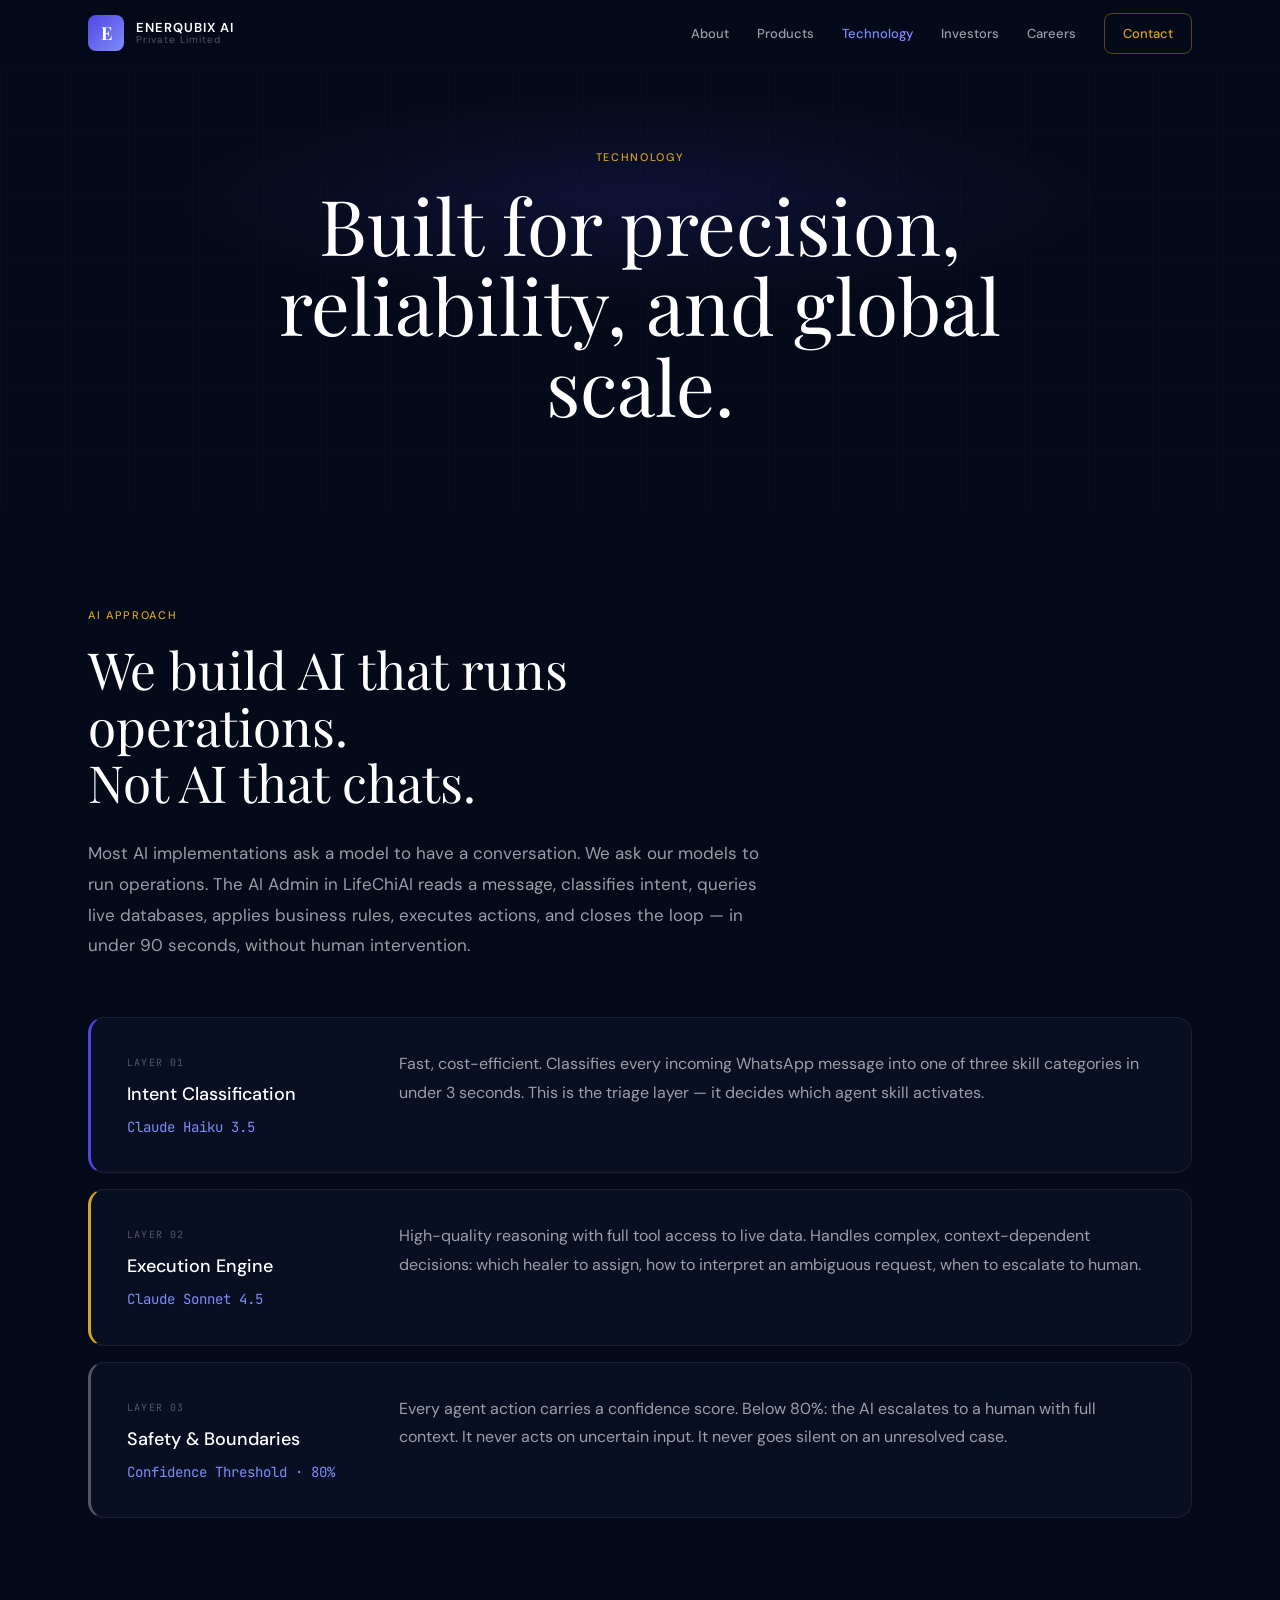
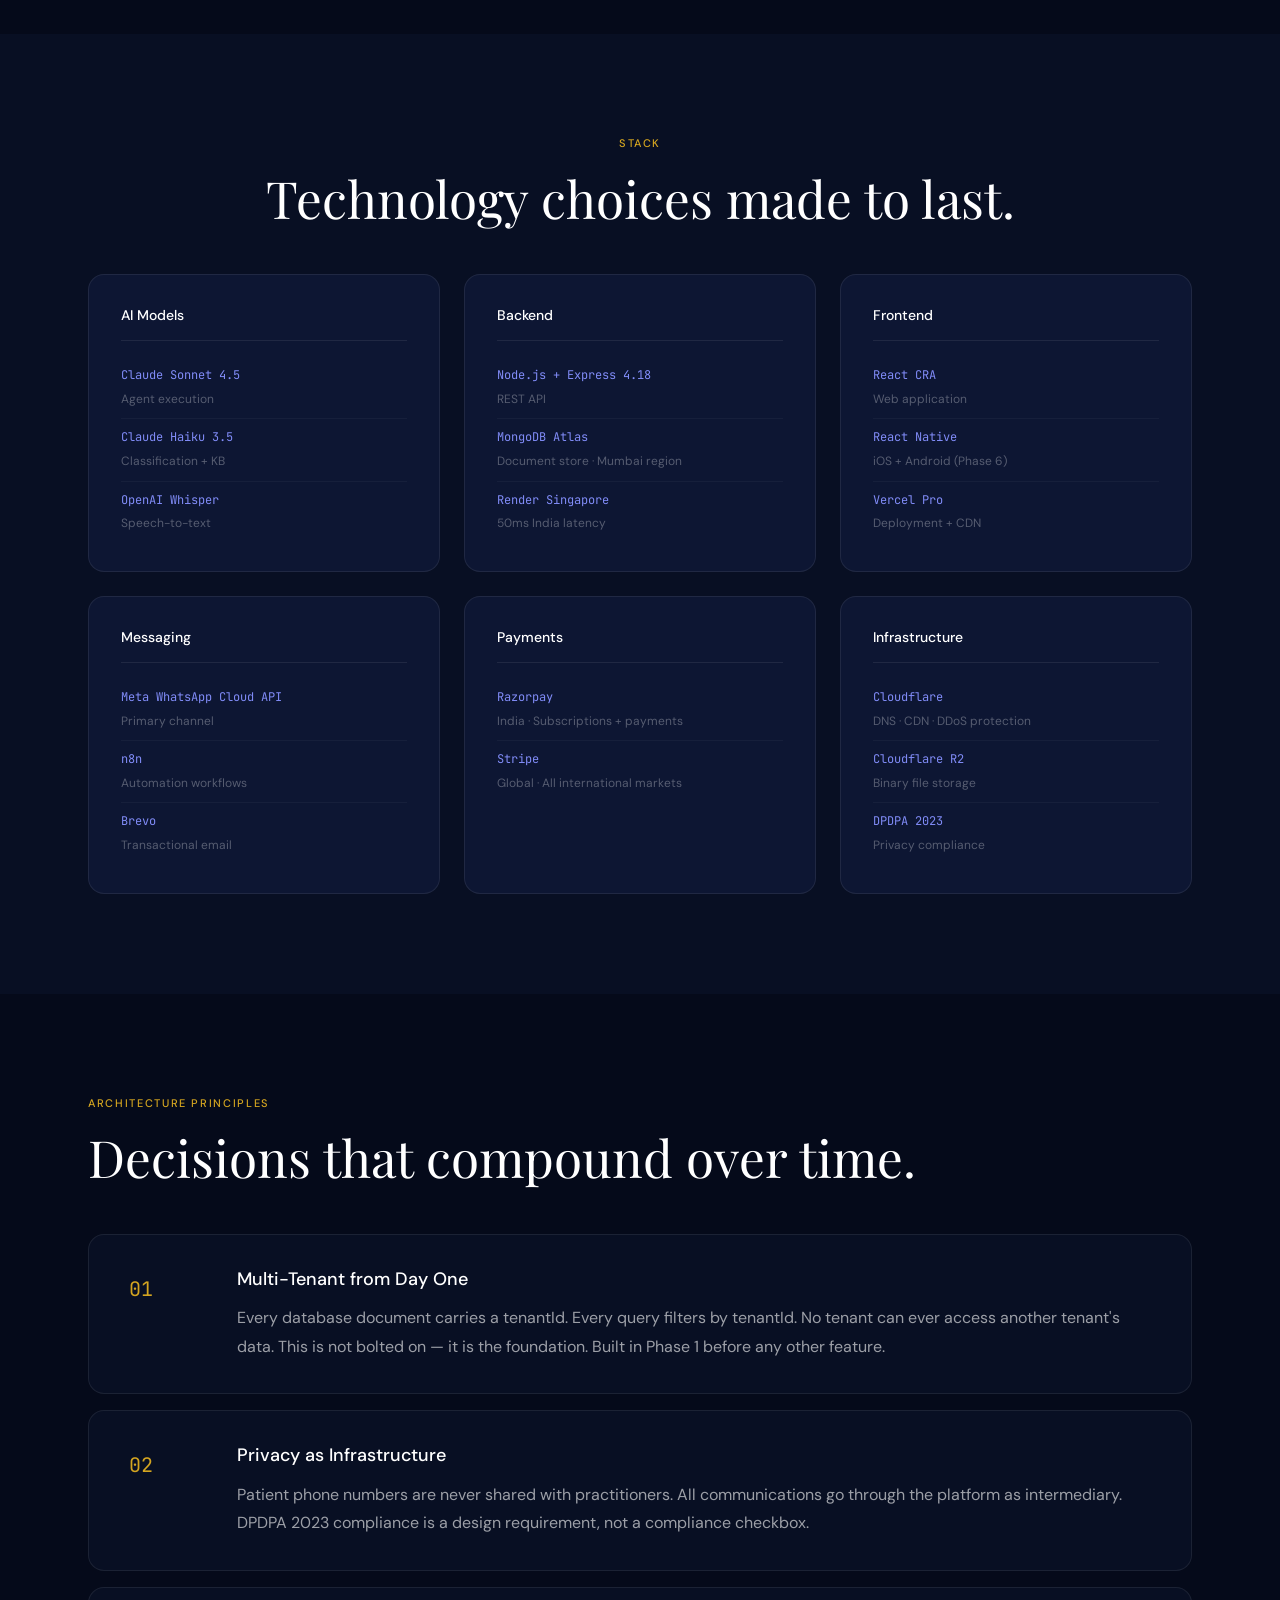
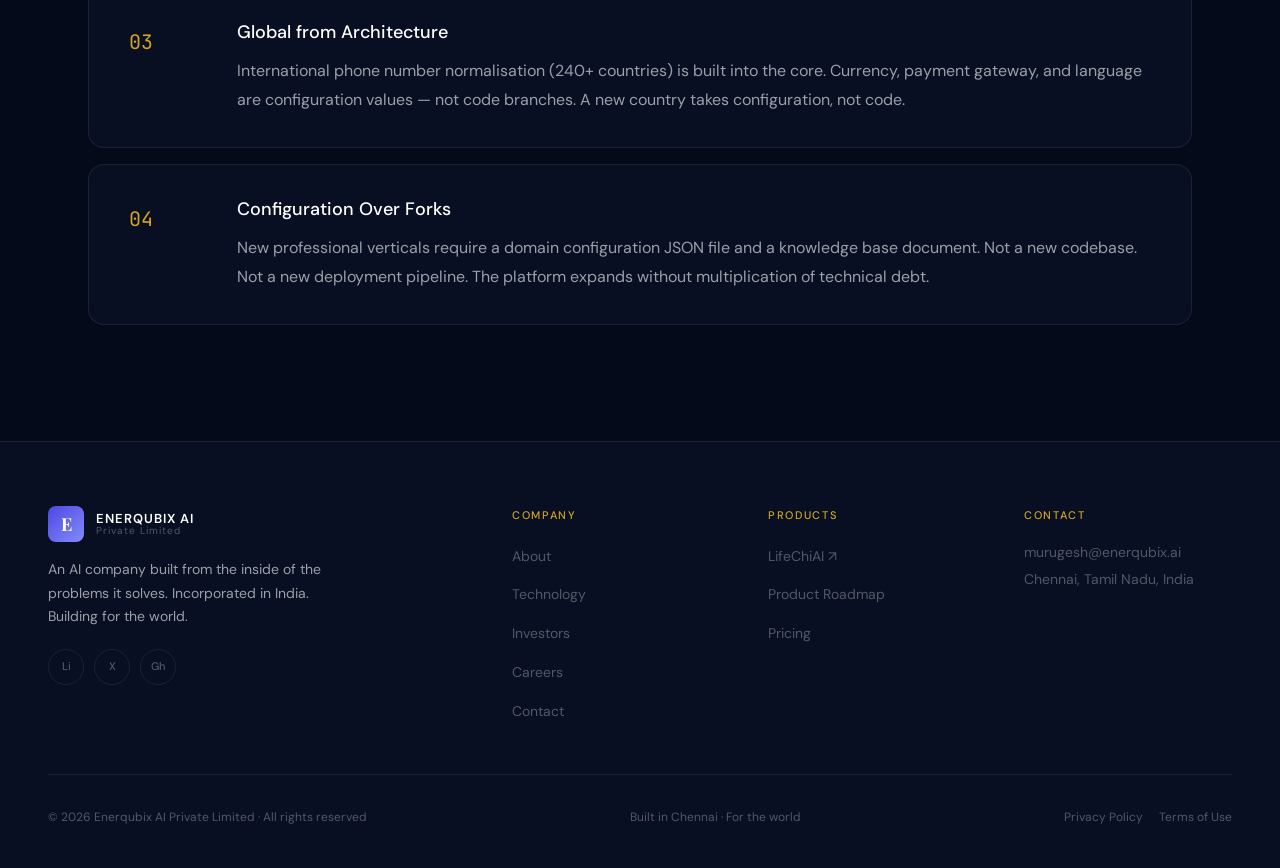
<file: technology.html>
<!DOCTYPE html>
<html lang="en">
<head>
  <meta charset="UTF-8">
  <meta name="viewport" content="width=device-width, initial-scale=1.0">
  <title>Technology — Enerqubix AI</title>
  <meta name="description" content="Enerqubix AI technology stack: Claude AI models, multi-tenant architecture, WhatsApp Business API, DPDPA 2023 compliant. Built for precision, reliability, and global scale.">
  <link rel="preconnect" href="https://fonts.googleapis.com">
  <link rel="preconnect" href="https://fonts.gstatic.com" crossorigin>
  <link href="https://fonts.googleapis.com/css2?family=Playfair+Display:ital,wght@0,300;0,400;0,700;1,300;1,400;1,700&family=DM+Sans:wght@300;400;500&family=JetBrains+Mono:wght@400&display=swap" rel="stylesheet">
  <link rel="stylesheet" href="css/style.css">
  <style>
    /* Technology-page specific styles */

    /* AI layer cards */
    .ai-layer-card {
      background: var(--midnight-2);
      border: 1px solid var(--border);
      border-radius: var(--radius-card);
      padding: 32px 36px;
      display: grid;
      grid-template-columns: 240px 1fr;
      gap: 32px;
      align-items: start;
      margin-bottom: 16px;
      transition: border-color 0.3s ease;
    }

    .ai-layer-card:hover { border-color: var(--border-hover); }

    .ai-layer-card--indigo { border-left: 3px solid var(--indigo); }
    .ai-layer-card--gold   { border-left: 3px solid var(--gold); }
    .ai-layer-card--white  { border-left: 3px solid var(--white-30); }

    .ai-layer-left {
      padding-top: 4px;
    }

    .ai-layer-label {
      font-family: 'JetBrains Mono', monospace;
      font-size: 10px;
      color: var(--white-30);
      letter-spacing: 0.12em;
      text-transform: uppercase;
      display: block;
      margin-bottom: 10px;
    }

    .ai-layer-model {
      font-family: 'JetBrains Mono', monospace;
      font-size: 14px;
      color: var(--indigo-light);
      display: block;
      margin-top: 8px;
    }

    /* Tech stack category cards */
    .stack-grid {
      display: grid;
      grid-template-columns: repeat(3, 1fr);
      gap: 24px;
    }

    .stack-card {
      background: var(--midnight-3);
      border: 1px solid var(--border);
      border-radius: var(--radius-card);
      padding: 28px 32px;
    }

    .stack-card-title {
      font-family: 'DM Sans', sans-serif;
      font-weight: 500;
      font-size: 14px;
      color: var(--white);
      margin-bottom: 16px;
      padding-bottom: 12px;
      border-bottom: 1px solid var(--border);
    }

    .stack-item {
      display: flex;
      flex-direction: column;
      gap: 2px;
      padding: 8px 0;
      border-bottom: 1px solid rgba(255,255,255,0.04);
    }

    .stack-item:last-child { border-bottom: none; }

    .stack-item-name {
      font-family: 'JetBrains Mono', monospace;
      font-size: 12px;
      color: var(--indigo-light);
    }

    .stack-item-role {
      font-size: 12px;
      color: var(--white-30);
    }

    /* Architecture principle cards */
    .principle-card {
      background: var(--midnight-2);
      border: 1px solid var(--border);
      border-radius: var(--radius-card);
      padding: 32px 40px;
      display: grid;
      grid-template-columns: 80px 1fr;
      gap: 28px;
      align-items: start;
      margin-bottom: 16px;
      transition: border-color 0.3s ease;
    }

    .principle-card:hover { border-color: var(--border-hover); }

    .principle-num {
      font-family: 'JetBrains Mono', monospace;
      font-size: 20px;
      color: var(--gold);
      padding-top: 4px;
    }

    @media (max-width: 768px) {
      .ai-layer-card {
        grid-template-columns: 1fr;
        gap: 16px;
      }

      .stack-grid {
        grid-template-columns: 1fr;
      }

      .principle-card {
        grid-template-columns: 1fr;
        gap: 12px;
      }
    }
  </style>
</head>
<body>

  <!-- NAVIGATION -->
  <nav class="nav">
    <div class="nav-inner">
      <a href="index.html" class="nav-logo">
        <div class="nav-logo-mark">E</div>
        <div class="nav-logo-text">
          <span class="nav-logo-name">ENERQUBIX AI</span>
          <span class="nav-logo-sub">Private Limited</span>
        </div>
      </a>
      <div class="nav-links">
        <a href="about.html">About</a>
        <a href="products.html">Products</a>
        <a href="technology.html">Technology</a>
        <a href="investors.html">Investors</a>
        <a href="careers.html">Careers</a>
        <a href="contact.html" class="btn--contact-nav">Contact</a>
      </div>
      <button class="nav-hamburger" aria-label="Toggle menu">
        <span></span><span></span><span></span>
      </button>
    </div>
  </nav>

  <!-- MOBILE NAV OVERLAY -->
  <div class="nav-mobile">
    <a href="about.html">About</a>
    <a href="products.html">Products</a>
    <a href="technology.html">Technology</a>
    <a href="investors.html">Investors</a>
    <a href="careers.html">Careers</a>
    <a href="contact.html" class="btn--contact-nav">Contact</a>
  </div>

  <!-- ============================================================
       HERO
       ============================================================ -->
  <section class="page-hero hero-bg section">
    <div class="container">
      <span class="eyebrow reveal">Technology</span>
      <h1 class="reveal" style="max-width:800px;margin:16px auto 0;">
        Built for precision,<br>reliability, and global scale.
      </h1>
    </div>
  </section>

  <!-- ============================================================
       AI PHILOSOPHY
       ============================================================ -->
  <section class="section">
    <div class="container">
      <span class="eyebrow reveal">AI Approach</span>
      <h2 class="reveal" style="max-width:720px;margin-bottom:28px;">
        We build AI that runs operations.<br>Not AI that chats.
      </h2>
      <p class="reveal" style="max-width:680px;font-size:17px;color:var(--white-60);line-height:1.8;margin-bottom:56px;">
        Most AI implementations ask a model to have a conversation. We ask our models
        to run operations. The AI Admin in LifeChiAI reads a message, classifies intent,
        queries live databases, applies business rules, executes actions, and closes the
        loop — in under 90 seconds, without human intervention.
      </p>

      <!-- Three AI layer cards -->
      <div class="ai-layer-card ai-layer-card--indigo reveal">
        <div class="ai-layer-left">
          <span class="ai-layer-label">Layer 01</span>
          <h3 style="color:var(--white);">Intent Classification</h3>
          <span class="ai-layer-model">Claude Haiku 3.5</span>
        </div>
        <p style="font-size:16px;color:var(--white-60);line-height:1.8;">
          Fast, cost-efficient. Classifies every incoming WhatsApp message into one of
          three skill categories in under 3 seconds. This is the triage layer — it decides
          which agent skill activates.
        </p>
      </div>

      <div class="ai-layer-card ai-layer-card--gold reveal">
        <div class="ai-layer-left">
          <span class="ai-layer-label">Layer 02</span>
          <h3 style="color:var(--white);">Execution Engine</h3>
          <span class="ai-layer-model">Claude Sonnet 4.5</span>
        </div>
        <p style="font-size:16px;color:var(--white-60);line-height:1.8;">
          High-quality reasoning with full tool access to live data. Handles complex,
          context-dependent decisions: which healer to assign, how to interpret an
          ambiguous request, when to escalate to human.
        </p>
      </div>

      <div class="ai-layer-card ai-layer-card--white reveal">
        <div class="ai-layer-left">
          <span class="ai-layer-label">Layer 03</span>
          <h3 style="color:var(--white);">Safety &amp; Boundaries</h3>
          <span class="ai-layer-model">Confidence Threshold · 80%</span>
        </div>
        <p style="font-size:16px;color:var(--white-60);line-height:1.8;">
          Every agent action carries a confidence score. Below 80%: the AI escalates to
          a human with full context. It never acts on uncertain input. It never goes
          silent on an unresolved case.
        </p>
      </div>
    </div>
  </section>

  <!-- ============================================================
       TECH STACK
       ============================================================ -->
  <section class="section section--alt">
    <div class="container">
      <div class="text-center">
        <span class="eyebrow reveal">Stack</span>
        <h2 class="reveal" style="margin-bottom:48px;">Technology choices made to last.</h2>
      </div>

      <div class="stack-grid reveal-group">

        <div class="stack-card reveal">
          <div class="stack-card-title">AI Models</div>
          <div class="stack-item">
            <span class="stack-item-name">Claude Sonnet 4.5</span>
            <span class="stack-item-role">Agent execution</span>
          </div>
          <div class="stack-item">
            <span class="stack-item-name">Claude Haiku 3.5</span>
            <span class="stack-item-role">Classification + KB</span>
          </div>
          <div class="stack-item">
            <span class="stack-item-name">OpenAI Whisper</span>
            <span class="stack-item-role">Speech-to-text</span>
          </div>
        </div>

        <div class="stack-card reveal">
          <div class="stack-card-title">Backend</div>
          <div class="stack-item">
            <span class="stack-item-name">Node.js + Express 4.18</span>
            <span class="stack-item-role">REST API</span>
          </div>
          <div class="stack-item">
            <span class="stack-item-name">MongoDB Atlas</span>
            <span class="stack-item-role">Document store · Mumbai region</span>
          </div>
          <div class="stack-item">
            <span class="stack-item-name">Render Singapore</span>
            <span class="stack-item-role">50ms India latency</span>
          </div>
        </div>

        <div class="stack-card reveal">
          <div class="stack-card-title">Frontend</div>
          <div class="stack-item">
            <span class="stack-item-name">React CRA</span>
            <span class="stack-item-role">Web application</span>
          </div>
          <div class="stack-item">
            <span class="stack-item-name">React Native</span>
            <span class="stack-item-role">iOS + Android (Phase 6)</span>
          </div>
          <div class="stack-item">
            <span class="stack-item-name">Vercel Pro</span>
            <span class="stack-item-role">Deployment + CDN</span>
          </div>
        </div>

        <div class="stack-card reveal">
          <div class="stack-card-title">Messaging</div>
          <div class="stack-item">
            <span class="stack-item-name">Meta WhatsApp Cloud API</span>
            <span class="stack-item-role">Primary channel</span>
          </div>
          <div class="stack-item">
            <span class="stack-item-name">n8n</span>
            <span class="stack-item-role">Automation workflows</span>
          </div>
          <div class="stack-item">
            <span class="stack-item-name">Brevo</span>
            <span class="stack-item-role">Transactional email</span>
          </div>
        </div>

        <div class="stack-card reveal">
          <div class="stack-card-title">Payments</div>
          <div class="stack-item">
            <span class="stack-item-name">Razorpay</span>
            <span class="stack-item-role">India · Subscriptions + payments</span>
          </div>
          <div class="stack-item">
            <span class="stack-item-name">Stripe</span>
            <span class="stack-item-role">Global · All international markets</span>
          </div>
        </div>

        <div class="stack-card reveal">
          <div class="stack-card-title">Infrastructure</div>
          <div class="stack-item">
            <span class="stack-item-name">Cloudflare</span>
            <span class="stack-item-role">DNS · CDN · DDoS protection</span>
          </div>
          <div class="stack-item">
            <span class="stack-item-name">Cloudflare R2</span>
            <span class="stack-item-role">Binary file storage</span>
          </div>
          <div class="stack-item">
            <span class="stack-item-name">DPDPA 2023</span>
            <span class="stack-item-role">Privacy compliance</span>
          </div>
        </div>

      </div>
    </div>
  </section>

  <!-- ============================================================
       FOUR ARCHITECTURE PRINCIPLES
       ============================================================ -->
  <section class="section">
    <div class="container">
      <span class="eyebrow reveal">Architecture Principles</span>
      <h2 class="reveal" style="margin-bottom:48px;">Decisions that compound over time.</h2>

      <div class="principle-card reveal">
        <div class="principle-num">01</div>
        <div>
          <h3 style="margin-bottom:12px;">Multi-Tenant from Day One</h3>
          <p style="font-size:16px;color:var(--white-60);line-height:1.8;">
            Every database document carries a tenantId. Every query filters by tenantId.
            No tenant can ever access another tenant's data. This is not bolted on —
            it is the foundation. Built in Phase 1 before any other feature.
          </p>
        </div>
      </div>

      <div class="principle-card reveal">
        <div class="principle-num">02</div>
        <div>
          <h3 style="margin-bottom:12px;">Privacy as Infrastructure</h3>
          <p style="font-size:16px;color:var(--white-60);line-height:1.8;">
            Patient phone numbers are never shared with practitioners. All communications
            go through the platform as intermediary. DPDPA 2023 compliance is a design
            requirement, not a compliance checkbox.
          </p>
        </div>
      </div>

      <div class="principle-card reveal">
        <div class="principle-num">03</div>
        <div>
          <h3 style="margin-bottom:12px;">Global from Architecture</h3>
          <p style="font-size:16px;color:var(--white-60);line-height:1.8;">
            International phone number normalisation (240+ countries) is built into the
            core. Currency, payment gateway, and language are configuration values —
            not code branches. A new country takes configuration, not code.
          </p>
        </div>
      </div>

      <div class="principle-card reveal">
        <div class="principle-num">04</div>
        <div>
          <h3 style="margin-bottom:12px;">Configuration Over Forks</h3>
          <p style="font-size:16px;color:var(--white-60);line-height:1.8;">
            New professional verticals require a domain configuration JSON file and a
            knowledge base document. Not a new codebase. Not a new deployment pipeline.
            The platform expands without multiplication of technical debt.
          </p>
        </div>
      </div>
    </div>
  </section>

  <!-- ============================================================
       FOOTER
       ============================================================ -->
  <footer class="footer">
    <div class="footer-inner">
      <div class="footer-grid">
        <div class="footer-brand-col">
          <a href="index.html" class="nav-logo">
            <div class="nav-logo-mark">E</div>
            <div class="nav-logo-text">
              <span class="nav-logo-name">ENERQUBIX AI</span>
              <span class="nav-logo-sub">Private Limited</span>
            </div>
          </a>
          <p class="footer-brand-desc">
            An AI company built from the inside of the problems it solves.
            Incorporated in India. Building for the world.
          </p>
          <div class="footer-social">
            <a href="#" title="LinkedIn">Li</a>
            <a href="#" title="Twitter / X">X</a>
            <a href="#" title="GitHub">Gh</a>
          </div>
        </div>

        <div class="footer-col">
          <span class="footer-col-heading">Company</span>
          <ul>
            <li><a href="about.html">About</a></li>
            <li><a href="technology.html">Technology</a></li>
            <li><a href="investors.html">Investors</a></li>
            <li><a href="careers.html">Careers</a></li>
            <li><a href="contact.html">Contact</a></li>
          </ul>
        </div>

        <div class="footer-col">
          <span class="footer-col-heading">Products</span>
          <ul>
            <li><a href="https://lifechiai.com" target="_blank" rel="noopener">LifeChiAI ↗</a></li>
            <li><a href="products.html">Product Roadmap</a></li>
            <li><a href="products.html">Pricing</a></li>
          </ul>
        </div>

        <div class="footer-col">
          <span class="footer-col-heading">Contact</span>
          <a href="mailto:murugesh@enerqubix.ai" class="footer-contact-item">murugesh@enerqubix.ai</a>
          <span class="footer-contact-item">Chennai, Tamil Nadu, India</span>
        </div>
      </div>

      <div class="footer-bottom">
        <span>© 2026 Enerqubix AI Private Limited · All rights reserved</span>
        <span class="footer-bottom-center">Built in Chennai · For the world</span>
        <div class="footer-bottom-right">
          <a href="#">Privacy Policy</a>
          <a href="#">Terms of Use</a>
        </div>
      </div>
    </div>
  </footer>

  <script src="js/main.js"></script>
</body>
</html>
</file>
<file: css/style.css>
/* ============================================================
   ENERQUBIX AI — DESIGN SYSTEM
   style.css — shared across all 7 pages
   ============================================================ */

/* Google Fonts */
@import url('https://fonts.googleapis.com/css2?family=Playfair+Display:ital,wght@0,300;0,400;0,700;1,300;1,400;1,700&family=DM+Sans:wght@300;400;500&family=JetBrains+Mono:wght@400&display=swap');

/* ============================================================
   CSS VARIABLES
   ============================================================ */
:root {
  --midnight:       #050A1A;
  --midnight-2:     #080F23;
  --midnight-3:     #0D1633;
  --indigo:         #4F46E5;
  --indigo-light:   #818CF8;
  --gold:           #D4A520;
  --gold-light:     #F0C040;
  --white:          #FFFFFF;
  --white-90:       rgba(255,255,255,0.9);
  --white-60:       rgba(255,255,255,0.6);
  --white-40:       rgba(255,255,255,0.4);
  --white-30:       rgba(255,255,255,0.3);
  --white-20:       rgba(255,255,255,0.2);
  --white-10:       rgba(255,255,255,0.1);
  --white-05:       rgba(255,255,255,0.05);
  --border:         rgba(255,255,255,0.08);
  --border-hover:   rgba(255,255,255,0.16);
  --indigo-border:  rgba(79,70,229,0.3);

  --max-width: 1200px;
  --section-pad-desktop: 100px 0;
  --section-pad-mobile: 60px 0;
  --content-pad-desktop: 0 48px;
  --content-pad-mobile: 0 24px;
  --radius-card: 16px;
  --radius-pill: 100px;
}

/* ============================================================
   RESET & BASE
   ============================================================ */
*, *::before, *::after {
  box-sizing: border-box;
  margin: 0;
  padding: 0;
}

html {
  scroll-behavior: smooth;
}

body {
  background: var(--midnight);
  color: var(--white-60);
  font-family: 'DM Sans', sans-serif;
  font-size: 16px;
  line-height: 1.8;
  -webkit-font-smoothing: antialiased;
  overflow-x: hidden;
}

img { max-width: 100%; display: block; }
a { text-decoration: none; color: inherit; }
ul { list-style: none; }

/* ============================================================
   TYPOGRAPHY
   ============================================================ */
h1 {
  font-family: 'Playfair Display', serif;
  font-weight: 300;
  font-size: clamp(48px, 6vw, 88px);
  line-height: 1.05;
  color: var(--white);
}

h2 {
  font-family: 'Playfair Display', serif;
  font-weight: 300;
  font-size: clamp(32px, 4vw, 54px);
  line-height: 1.1;
  color: var(--white);
}

h3 {
  font-family: 'DM Sans', sans-serif;
  font-weight: 500;
  font-size: 18px;
  color: var(--white);
  line-height: 1.4;
}

p {
  font-family: 'DM Sans', sans-serif;
  font-weight: 400;
  font-size: 16px;
  line-height: 1.8;
  color: var(--white-60);
}

.eyebrow {
  font-family: 'DM Sans', sans-serif;
  font-weight: 500;
  font-size: 11px;
  letter-spacing: 0.15em;
  text-transform: uppercase;
  color: var(--gold);
  display: block;
  margin-bottom: 16px;
}

.eyebrow--indigo { color: var(--indigo-light); }
.eyebrow--white  { color: var(--white-30); }

.mono {
  font-family: 'JetBrains Mono', monospace;
  font-size: 13px;
  color: var(--indigo-light);
}

/* ============================================================
   LAYOUT HELPERS
   ============================================================ */
.container {
  max-width: var(--max-width);
  margin: 0 auto;
  padding: var(--content-pad-desktop);
}

.section {
  padding: var(--section-pad-desktop);
}

.section--alt {
  background: var(--midnight-2);
}

.divider {
  border: none;
  height: 1px;
  background: var(--border);
  margin: 60px 0;
}

/* ============================================================
   GRID SYSTEMS
   ============================================================ */
.grid-2 { display: grid; grid-template-columns: 1fr 1fr; gap: 24px; }
.grid-3 { display: grid; grid-template-columns: repeat(3, 1fr); gap: 24px; }
.grid-4 { display: grid; grid-template-columns: repeat(4, 1fr); gap: 24px; }
.grid-6-6 { display: grid; grid-template-columns: 6fr 6fr; gap: 48px; }
.grid-7-5 { display: grid; grid-template-columns: 7fr 5fr; gap: 48px; }
.grid-5-7 { display: grid; grid-template-columns: 5fr 7fr; gap: 48px; }

/* ============================================================
   CARDS
   ============================================================ */
.card {
  background: var(--midnight-2);
  border: 1px solid var(--border);
  border-radius: var(--radius-card);
  padding: 32px;
  transition: border-color 0.3s ease, transform 0.3s ease;
}

.card:hover {
  border-color: var(--border-hover);
  transform: translateY(-4px);
}

.card--elevated {
  background: var(--midnight-3);
}

.card--indigo-border {
  background: var(--midnight-3);
  border-color: var(--indigo-border);
  border-left: 3px solid var(--indigo);
}

.card--gold-border {
  background: var(--midnight-3);
  border-left: 3px solid var(--gold);
}

.card--top-indigo  { border-top: 2px solid var(--indigo); }
.card--top-gold    { border-top: 2px solid var(--gold); }
.card--top-white   { border-top: 2px solid var(--white-30); }
.card--top-indigo-soft { border-top: 2px solid rgba(99,102,241,0.4); }

/* ============================================================
   BUTTONS
   ============================================================ */
.btn {
  display: inline-flex;
  align-items: center;
  gap: 8px;
  padding: 14px 32px;
  border-radius: 10px;
  font-family: 'DM Sans', sans-serif;
  font-weight: 500;
  font-size: 14px;
  cursor: pointer;
  transition: all 0.25s ease;
  border: 1px solid transparent;
  text-decoration: none;
}

.btn--primary {
  background: var(--indigo);
  color: var(--white);
  border-color: var(--indigo);
}
.btn--primary:hover {
  background: var(--indigo-light);
  border-color: var(--indigo-light);
  transform: translateY(-2px);
}

.btn--secondary {
  background: transparent;
  color: var(--white-60);
  border-color: var(--border);
}
.btn--secondary:hover {
  border-color: var(--indigo);
  color: var(--white);
}

.btn--gold {
  background: transparent;
  color: var(--gold);
  border-color: rgba(212,165,32,0.4);
}
.btn--gold:hover {
  background: rgba(212,165,32,0.08);
  color: var(--gold-light);
}

.btn-row {
  display: flex;
  flex-wrap: wrap;
  gap: 14px;
  align-items: center;
}

/* ============================================================
   ANNOUNCEMENT BAR
   ============================================================ */
.announcement-bar {
  height: 38px;
  background: linear-gradient(90deg,
    rgba(79,70,229,0.15),
    rgba(212,165,32,0.1),
    rgba(79,70,229,0.15));
  border-bottom: 1px solid var(--indigo-border);
  display: flex;
  align-items: center;
  justify-content: center;
  position: fixed;
  top: 0;
  left: 0;
  right: 0;
  z-index: 1000;
}

.announcement-bar p {
  font-size: 12px;
  font-weight: 500;
  color: var(--white-60);
  text-align: center;
}

.announcement-bar a {
  color: var(--gold);
  font-weight: 500;
}
.announcement-bar a:hover { color: var(--gold-light); }

/* ============================================================
   NAVIGATION
   ============================================================ */
.nav {
  position: fixed;
  top: 0;
  left: 0;
  right: 0;
  z-index: 999;
  height: 68px;
  display: flex;
  align-items: center;
  transition: background 0.3s ease, border-color 0.3s ease, backdrop-filter 0.3s ease;
  border-bottom: 1px solid transparent;
}

/* When announcement bar is present, offset nav */
body.has-announcement .nav { top: 38px; }
body.has-announcement { padding-top: calc(38px + 68px); }
body:not(.has-announcement) { padding-top: 68px; }

.nav.scrolled {
  background: rgba(5,10,26,0.95);
  backdrop-filter: blur(20px);
  -webkit-backdrop-filter: blur(20px);
  border-bottom-color: var(--border);
}

.nav-inner {
  max-width: var(--max-width);
  margin: 0 auto;
  padding: var(--content-pad-desktop);
  width: 100%;
  display: flex;
  align-items: center;
  justify-content: space-between;
}

/* Logo */
.nav-logo {
  display: flex;
  align-items: center;
  gap: 12px;
  text-decoration: none;
}

.nav-logo-mark {
  width: 36px;
  height: 36px;
  background: linear-gradient(135deg, var(--indigo), var(--indigo-light));
  border-radius: 8px;
  display: flex;
  align-items: center;
  justify-content: center;
  font-family: 'Playfair Display', serif;
  font-weight: 700;
  font-size: 18px;
  color: var(--white);
  flex-shrink: 0;
}

.nav-logo-text {
  display: flex;
  flex-direction: column;
  gap: 1px;
}

.nav-logo-name {
  font-family: 'DM Sans', sans-serif;
  font-weight: 600;
  font-size: 13px;
  color: var(--white);
  letter-spacing: 0.08em;
  line-height: 1;
}

.nav-logo-sub {
  font-family: 'DM Sans', sans-serif;
  font-weight: 400;
  font-size: 10px;
  color: var(--white-30);
  letter-spacing: 0.1em;
  line-height: 1;
}

/* Nav links */
.nav-links {
  display: flex;
  align-items: center;
  gap: 28px;
}

.nav-links a {
  font-family: 'DM Sans', sans-serif;
  font-weight: 500;
  font-size: 13px;
  color: var(--white-60);
  text-decoration: none;
  transition: color 0.2s ease;
}

.nav-links a:hover { color: var(--white); }
.nav-links a.active { color: var(--indigo-light); }

.nav-links .btn--contact-nav {
  padding: 8px 18px;
  border-radius: 8px;
  border: 1px solid rgba(212,165,32,0.4);
  color: var(--gold);
  font-size: 13px;
  font-weight: 500;
  transition: all 0.2s ease;
}
.nav-links .btn--contact-nav:hover {
  background: rgba(212,165,32,0.08);
  color: var(--gold-light);
}

/* Hamburger */
.nav-hamburger {
  display: none;
  flex-direction: column;
  gap: 5px;
  cursor: pointer;
  padding: 8px;
  background: none;
  border: none;
}

.nav-hamburger span {
  display: block;
  width: 24px;
  height: 2px;
  background: var(--white-60);
  border-radius: 2px;
  transition: all 0.3s ease;
}

.nav-hamburger.open span:nth-child(1) { transform: translateY(7px) rotate(45deg); }
.nav-hamburger.open span:nth-child(2) { opacity: 0; }
.nav-hamburger.open span:nth-child(3) { transform: translateY(-7px) rotate(-45deg); }

/* Mobile nav overlay */
.nav-mobile {
  display: none;
  position: fixed;
  top: 0;
  left: 0;
  right: 0;
  bottom: 0;
  background: var(--midnight);
  z-index: 998;
  flex-direction: column;
  align-items: center;
  justify-content: center;
  gap: 32px;
  opacity: 0;
  pointer-events: none;
  transition: opacity 0.3s ease;
}

.nav-mobile.open {
  opacity: 1;
  pointer-events: all;
  display: flex;
}

.nav-mobile a {
  font-family: 'Playfair Display', serif;
  font-weight: 300;
  font-size: 28px;
  color: var(--white-60);
  transition: color 0.2s ease;
}
.nav-mobile a:hover, .nav-mobile a.active { color: var(--white); }
.nav-mobile a.btn--contact-nav {
  font-family: 'DM Sans', sans-serif;
  font-size: 16px;
  font-weight: 500;
  border: 1px solid rgba(212,165,32,0.4);
  color: var(--gold);
  padding: 12px 32px;
  border-radius: 10px;
}

/* ============================================================
   FOOTER
   ============================================================ */
.footer {
  background: var(--midnight-2);
  border-top: 1px solid var(--border);
  padding: 64px 48px 40px;
}

.footer-inner {
  max-width: var(--max-width);
  margin: 0 auto;
}

.footer-grid {
  display: grid;
  grid-template-columns: 2fr 1fr 1fr 1fr;
  gap: 48px;
  margin-bottom: 48px;
}

.footer-brand-desc {
  font-size: 14px;
  color: var(--white-60);
  max-width: 280px;
  line-height: 1.7;
  margin-top: 16px;
  margin-bottom: 20px;
}

.footer-social {
  display: flex;
  gap: 10px;
}

.footer-social a {
  width: 36px;
  height: 36px;
  border-radius: 50%;
  border: 1px solid var(--border);
  display: flex;
  align-items: center;
  justify-content: center;
  font-family: 'DM Sans', sans-serif;
  font-size: 11px;
  font-weight: 500;
  color: var(--white-30);
  transition: all 0.2s ease;
}
.footer-social a:hover {
  border-color: var(--border-hover);
  color: var(--white-60);
}

.footer-col-heading {
  font-family: 'DM Sans', sans-serif;
  font-weight: 500;
  font-size: 11px;
  letter-spacing: 0.15em;
  text-transform: uppercase;
  color: var(--gold);
  margin-bottom: 16px;
  display: block;
}

.footer-col ul {
  display: flex;
  flex-direction: column;
  gap: 10px;
}

.footer-col a {
  font-size: 14px;
  color: var(--white-30);
  transition: color 0.2s ease;
}
.footer-col a:hover { color: var(--white-60); }

.footer-contact-item {
  font-size: 14px;
  color: var(--white-30);
  display: block;
  margin-bottom: 6px;
  line-height: 1.5;
}

.footer-bottom {
  border-top: 1px solid var(--border);
  padding-top: 32px;
  display: flex;
  justify-content: space-between;
  align-items: center;
  flex-wrap: wrap;
  gap: 12px;
}

.footer-bottom span, .footer-bottom a {
  font-size: 12px;
  color: var(--white-30);
  font-weight: 400;
}
.footer-bottom a:hover { color: var(--white-60); }

.footer-bottom-center {
  text-align: center;
}

.footer-bottom-right {
  display: flex;
  gap: 16px;
}

/* ============================================================
   HERO BACKGROUNDS
   ============================================================ */
.hero-bg {
  background:
    radial-gradient(ellipse 60% 40% at 50% 30%, rgba(79,70,229,0.12) 0%, transparent 60%),
    linear-gradient(rgba(79,70,229,0.04) 1px, transparent 1px),
    linear-gradient(90deg, rgba(79,70,229,0.04) 1px, transparent 1px),
    var(--midnight);
  background-size: auto, 64px 64px, 64px 64px, auto;
}

/* ============================================================
   SECTION HERO (inner pages)
   ============================================================ */
.page-hero {
  padding: 80px 0 80px;
  text-align: center;
}

.page-hero h1 {
  max-width: 800px;
  margin: 0 auto 24px;
}

.page-hero .hero-body {
  max-width: 600px;
  margin: 0 auto;
  font-size: 17px;
  color: var(--white-60);
}

/* ============================================================
   FEATURE PILLS
   ============================================================ */
.pill {
  display: inline-flex;
  align-items: center;
  padding: 8px 18px;
  border-radius: var(--radius-pill);
  background: rgba(79,70,229,0.12);
  border: 1px solid var(--indigo-border);
  font-family: 'JetBrains Mono', monospace;
  font-size: 12px;
  color: var(--indigo-light);
}

.pill-row {
  display: flex;
  flex-wrap: wrap;
  gap: 10px;
  margin: 24px 0;
}

/* ============================================================
   TECH STACK TAGS
   ============================================================ */
.tag-cloud {
  display: flex;
  flex-wrap: wrap;
  gap: 10px;
  justify-content: center;
  margin: 32px 0;
}

.tag {
  background: var(--midnight-3);
  border: 1px solid var(--border);
  border-radius: 8px;
  padding: 8px 16px;
  font-family: 'JetBrains Mono', monospace;
  font-size: 13px;
  color: var(--indigo-light);
}

/* ============================================================
   STATUS BADGE
   ============================================================ */
.badge {
  display: inline-flex;
  align-items: center;
  gap: 6px;
  padding: 5px 14px;
  border-radius: var(--radius-pill);
  font-family: 'DM Sans', sans-serif;
  font-size: 10px;
  font-weight: 500;
}

.badge--live {
  background: rgba(79,70,229,0.15);
  border: 1px solid var(--indigo-border);
  color: var(--gold);
}

.badge--soon {
  background: rgba(255,255,255,0.04);
  border: 1px solid var(--border);
  color: var(--white-30);
}

.badge-dot {
  width: 6px;
  height: 6px;
  border-radius: 50%;
  background: currentColor;
}

/* ============================================================
   METRIC CARDS
   ============================================================ */
.metric-card {
  background: var(--midnight-2);
  border: 1px solid var(--border);
  border-radius: 10px;
  padding: 16px 20px;
}

.metric-num {
  font-family: 'Playfair Display', serif;
  font-weight: 700;
  font-size: 28px;
  color: var(--white);
  line-height: 1.1;
}

.metric-label {
  font-size: 12px;
  color: var(--white-30);
  margin-top: 4px;
}

/* ============================================================
   STATS BAR
   ============================================================ */
.stats-bar {
  background: var(--midnight-2);
  border-top: 1px solid var(--border);
  border-bottom: 1px solid var(--border);
  padding: 48px;
}

.stats-bar-inner {
  max-width: var(--max-width);
  margin: 0 auto;
  display: grid;
  grid-template-columns: repeat(4, 1fr);
  gap: 0;
}

.stat-item {
  text-align: center;
  padding: 0 24px;
  position: relative;
}

.stat-item + .stat-item::before {
  content: '';
  position: absolute;
  left: 0;
  top: 10%;
  height: 80%;
  width: 1px;
  background: var(--border);
}

.stat-item-label {
  font-size: 11px;
  letter-spacing: 0.15em;
  text-transform: uppercase;
  color: var(--gold);
  font-weight: 500;
  margin-bottom: 8px;
  display: block;
}

.stat-item-value {
  font-family: 'Playfair Display', serif;
  font-weight: 300;
  font-size: clamp(20px, 2.5vw, 28px);
  color: var(--white);
  line-height: 1.2;
}

/* ============================================================
   TIMELINE
   ============================================================ */
.timeline {
  position: relative;
  padding-left: 32px;
}

.timeline::before {
  content: '';
  position: absolute;
  left: 4px;
  top: 8px;
  bottom: 8px;
  width: 1px;
  background: var(--indigo);
  opacity: 0.5;
}

.timeline-item {
  position: relative;
  padding-bottom: 40px;
}

.timeline-item::before {
  content: '';
  position: absolute;
  left: -32px;
  top: 8px;
  width: 10px;
  height: 10px;
  border-radius: 50%;
  background: var(--indigo);
}

.timeline-date {
  font-family: 'JetBrains Mono', monospace;
  font-size: 12px;
  color: var(--indigo-light);
  margin-bottom: 4px;
}

.timeline-content {
  color: var(--white-60);
  font-size: 15px;
}

/* ============================================================
   HORIZONTAL TIMELINE (investors page traction)
   ============================================================ */
.h-timeline {
  display: flex;
  justify-content: space-between;
  position: relative;
  padding-top: 32px;
  overflow-x: auto;
}

.h-timeline::before {
  content: '';
  position: absolute;
  top: 9px;
  left: 0;
  right: 0;
  height: 1px;
  background: var(--indigo);
  opacity: 0.4;
}

.h-timeline-item {
  text-align: center;
  position: relative;
  flex: 1;
  min-width: 120px;
  padding: 0 8px;
}

.h-timeline-item::before {
  content: '';
  position: absolute;
  top: -28px;
  left: 50%;
  transform: translateX(-50%);
  width: 10px;
  height: 10px;
  border-radius: 50%;
  background: var(--indigo);
}

.h-timeline-date {
  font-family: 'JetBrains Mono', monospace;
  font-size: 11px;
  color: var(--indigo-light);
  margin-bottom: 6px;
}

.h-timeline-label {
  font-size: 13px;
  color: var(--white-60);
  line-height: 1.5;
}

/* ============================================================
   FACT LIST (about page company overview)
   ============================================================ */
.fact-list {
  display: flex;
  flex-direction: column;
}

.fact-item {
  display: flex;
  flex-direction: column;
  gap: 4px;
  padding: 16px 0;
  border-bottom: 1px solid var(--border);
}

.fact-item:first-child { padding-top: 0; }

.fact-label {
  font-size: 11px;
  font-weight: 500;
  letter-spacing: 0.12em;
  text-transform: uppercase;
  color: var(--white-30);
}

.fact-value {
  font-size: 15px;
  color: var(--white-60);
}

/* ============================================================
   FOUNDER CARD
   ============================================================ */
.founder-card {
  background: var(--midnight-3);
  border: 1px solid var(--border);
  border-radius: var(--radius-card);
  padding: 32px;
}

.founder-initials {
  width: 64px;
  height: 64px;
  border-radius: 50%;
  background: var(--indigo-border);
  display: flex;
  align-items: center;
  justify-content: center;
  font-family: 'Playfair Display', serif;
  font-weight: 700;
  font-size: 24px;
  color: var(--indigo-light);
  margin-bottom: 16px;
}

.founder-detail {
  display: flex;
  flex-direction: column;
  gap: 4px;
  padding: 12px 0;
  border-bottom: 1px solid var(--border);
}

.founder-detail:last-of-type { border-bottom: none; }

.founder-detail-label {
  font-size: 11px;
  font-weight: 500;
  text-transform: uppercase;
  letter-spacing: 0.12em;
  color: var(--white-30);
}

.founder-detail-value {
  font-size: 14px;
  color: var(--white-60);
}

/* ============================================================
   PULLQUOTE
   ============================================================ */
.pullquote {
  font-family: 'Playfair Display', serif;
  font-weight: 300;
  font-style: italic;
  font-size: clamp(22px, 3vw, 34px);
  line-height: 1.4;
  color: var(--white-90);
  border-left: 3px solid var(--gold);
  padding-left: 32px;
  max-width: 760px;
  margin: 0 auto;
}

/* ============================================================
   ROLE CARD (careers page)
   ============================================================ */
.role-card {
  background: var(--midnight-2);
  border: 1px solid var(--border);
  border-radius: var(--radius-card);
  padding: 32px 40px;
  display: flex;
  justify-content: space-between;
  align-items: flex-start;
  gap: 32px;
  transition: border-color 0.3s ease;
}

.role-card:hover { border-color: var(--border-hover); }

.role-card-content { flex: 1; }

.role-card-meta {
  display: flex;
  align-items: center;
  gap: 12px;
  margin-bottom: 12px;
}

.role-location {
  font-family: 'JetBrains Mono', monospace;
  font-size: 12px;
  color: var(--white-30);
}

.role-tech {
  font-family: 'JetBrains Mono', monospace;
  font-size: 12px;
  color: var(--indigo-light);
  margin-bottom: 12px;
}

.role-card-cta {
  flex-shrink: 0;
  align-self: center;
}

/* ============================================================
   CONTACT ROUTE CARDS
   ============================================================ */
.contact-card {
  background: var(--midnight-2);
  border: 1px solid var(--border);
  border-radius: var(--radius-card);
  padding: 36px;
  transition: border-color 0.3s ease, transform 0.3s ease;
}

.contact-card:hover {
  border-color: var(--border-hover);
  transform: translateY(-4px);
}

.contact-email {
  font-family: 'JetBrains Mono', monospace;
  font-size: 13px;
  color: var(--indigo-light);
  display: block;
  margin: 16px 0 6px;
}

.contact-subject {
  font-size: 12px;
  color: var(--white-30);
}

/* ============================================================
   SCROLL REVEAL
   ============================================================ */
.reveal {
  opacity: 0;
  transform: translateY(24px);
  transition: opacity 0.65s ease, transform 0.65s ease;
}

.reveal.visible {
  opacity: 1;
  transform: translateY(0);
}

/* Stagger delays for child elements */
.reveal-group > *:nth-child(1) { transition-delay: 0s; }
.reveal-group > *:nth-child(2) { transition-delay: 0.1s; }
.reveal-group > *:nth-child(3) { transition-delay: 0.2s; }
.reveal-group > *:nth-child(4) { transition-delay: 0.3s; }
.reveal-group > *:nth-child(5) { transition-delay: 0.4s; }

/* ============================================================
   TEXT UTILITIES
   ============================================================ */
.text-center { text-align: center; }
.text-gold    { color: var(--gold); }
.text-indigo  { color: var(--indigo-light); }
.text-white   { color: var(--white); }
.text-muted   { color: var(--white-30); }
.text-italic  { font-style: italic; }

.mt-8   { margin-top: 8px; }
.mt-12  { margin-top: 12px; }
.mt-16  { margin-top: 16px; }
.mt-24  { margin-top: 24px; }
.mt-32  { margin-top: 32px; }
.mt-48  { margin-top: 48px; }
.mt-56  { margin-top: 56px; }
.mt-64  { margin-top: 64px; }
.mb-8   { margin-bottom: 8px; }
.mb-12  { margin-bottom: 12px; }
.mb-16  { margin-bottom: 16px; }
.mb-24  { margin-bottom: 24px; }
.mb-32  { margin-bottom: 32px; }
.mb-48  { margin-bottom: 48px; }
.mb-56  { margin-bottom: 56px; }

/* ============================================================
   HERO STATS ROW
   ============================================================ */
.hero-stats {
  display: flex;
  justify-content: center;
  align-items: stretch;
  gap: 0;
  margin-top: 56px;
  padding-top: 56px;
  border-top: 1px solid var(--border);
}

.hero-stat {
  text-align: center;
  padding: 0 48px;
  position: relative;
}

.hero-stat + .hero-stat::before {
  content: '';
  position: absolute;
  left: 0;
  top: 10%;
  height: 80%;
  width: 1px;
  background: var(--border);
}

.hero-stat-num {
  font-family: 'Playfair Display', serif;
  font-weight: 700;
  font-size: 36px;
  color: var(--white);
  line-height: 1.1;
  display: block;
}

.hero-stat-label {
  font-size: 12px;
  color: var(--white-30);
  margin-top: 4px;
  display: block;
}

/* ============================================================
   RESPONSIVE BREAKPOINTS
   ============================================================ */

/* Tablet: 768px */
@media (max-width: 768px) {
  :root {
    --section-pad-desktop: 60px 0;
    --content-pad-desktop: 0 24px;
  }

  .nav-links { display: none; }
  .nav-hamburger { display: flex; }

  .grid-2, .grid-3, .grid-4,
  .grid-6-6, .grid-7-5, .grid-5-7 {
    grid-template-columns: 1fr;
  }

  .footer-grid {
    grid-template-columns: 1fr 1fr;
    gap: 32px;
  }

  .footer-brand-col { grid-column: 1 / -1; }

  .footer-bottom {
    flex-direction: column;
    text-align: center;
    gap: 8px;
  }

  .stats-bar-inner {
    grid-template-columns: 1fr 1fr;
  }

  .stats-bar-inner .stat-item:nth-child(odd)::before { display: none; }

  .hero-stats {
    flex-direction: column;
    align-items: center;
    gap: 32px;
  }

  .hero-stat + .hero-stat::before { display: none; }
  .hero-stat { padding: 0; }

  .h-timeline {
    flex-direction: column;
    gap: 32px;
  }

  .h-timeline::before { display: none; }
  .h-timeline-item::before { display: none; }
  .h-timeline-item { text-align: left; min-width: auto; }

  .role-card {
    flex-direction: column;
  }

  .role-card-cta { align-self: flex-start; }

  .footer { padding: 48px 24px 32px; }

  .pullquote { padding-left: 20px; }
}

/* Mobile: 390px */
@media (max-width: 480px) {
  .stats-bar-inner {
    grid-template-columns: 1fr;
  }

  .stats-bar-inner .stat-item::before { display: none; }

  .footer-grid {
    grid-template-columns: 1fr;
  }

  .btn-row {
    flex-direction: column;
    align-items: flex-start;
  }

  .hero-stat-num { font-size: 28px; }
}

/* Large desktop: ensure no overflow */
@media (min-width: 1280px) {
  .container { padding: 0 48px; }
}
</file>
